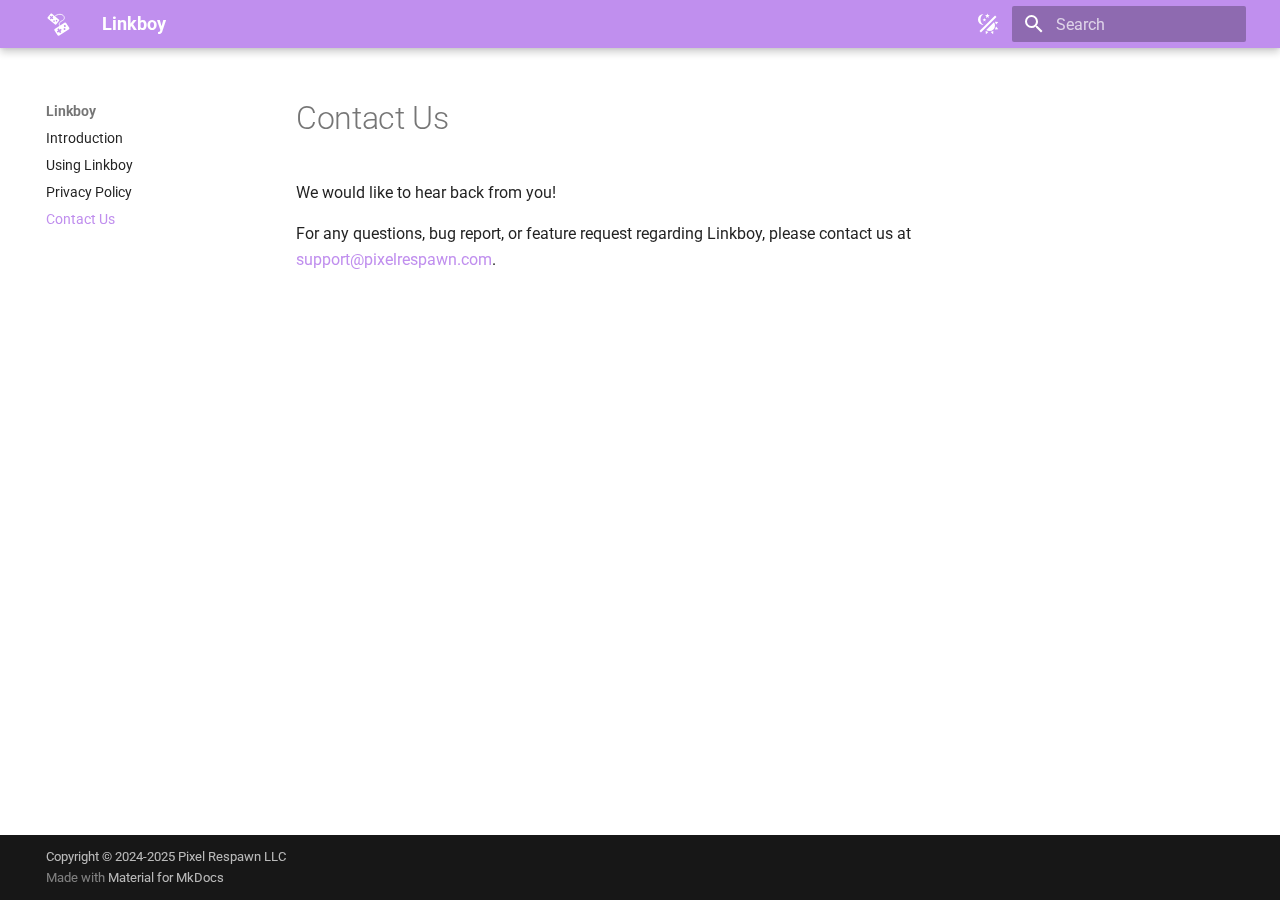
<file: contact/index.html>
<!doctype html>
<html lang="en" class="no-js">
  <head>
    
      <meta charset="utf-8">
      <meta name="viewport" content="width=device-width,initial-scale=1">
      
      
      
        <link rel="canonical" href="https://www.pixelrespawn.com/contact/">
      
      
        <link rel="prev" href="../privacy-policy/">
      
      
      
        
      
      
      <link rel="icon" href="../assets/favicon.png">
      <meta name="generator" content="mkdocs-1.6.1, mkdocs-material-9.7.1">
    
    
      
        <title>Contact Us - Linkboy</title>
      
    
    
      <link rel="stylesheet" href="../assets/stylesheets/main.484c7ddc.min.css">
      
        
        <link rel="stylesheet" href="../assets/stylesheets/palette.ab4e12ef.min.css">
      
      


    
    
      
    
    
      
        
        
        <link rel="preconnect" href="https://fonts.gstatic.com" crossorigin>
        <link rel="stylesheet" href="https://fonts.googleapis.com/css?family=Roboto:300,300i,400,400i,700,700i%7CRoboto+Mono:400,400i,700,700i&display=fallback">
        <style>:root{--md-text-font:"Roboto";--md-code-font:"Roboto Mono"}</style>
      
    
    
      <link rel="stylesheet" href="../stylesheets/extra.css">
    
    <script>__md_scope=new URL("..",location),__md_hash=e=>[...e].reduce(((e,_)=>(e<<5)-e+_.charCodeAt(0)),0),__md_get=(e,_=localStorage,t=__md_scope)=>JSON.parse(_.getItem(t.pathname+"."+e)),__md_set=(e,_,t=localStorage,a=__md_scope)=>{try{t.setItem(a.pathname+"."+e,JSON.stringify(_))}catch(e){}}</script>
    
      

    
    
  </head>
  
  
    
    
      
    
    
    
    
    <body dir="ltr" data-md-color-scheme="default" data-md-color-primary="indigo" data-md-color-accent="indigo">
  
    
    <input class="md-toggle" data-md-toggle="drawer" type="checkbox" id="__drawer" autocomplete="off">
    <input class="md-toggle" data-md-toggle="search" type="checkbox" id="__search" autocomplete="off">
    <label class="md-overlay" for="__drawer"></label>
    <div data-md-component="skip">
      
        
        <a href="#contact-us" class="md-skip">
          Skip to content
        </a>
      
    </div>
    <div data-md-component="announce">
      
    </div>
    
    
      

  

<header class="md-header md-header--shadow" data-md-component="header">
  <nav class="md-header__inner md-grid" aria-label="Header">
    <a href=".." title="Linkboy" class="md-header__button md-logo" aria-label="Linkboy" data-md-component="logo">
      
  <img src="../images/linkboy-icon.svg" alt="logo">

    </a>
    <label class="md-header__button md-icon" for="__drawer">
      
      <svg xmlns="http://www.w3.org/2000/svg" viewBox="0 0 24 24"><path d="M3 6h18v2H3zm0 5h18v2H3zm0 5h18v2H3z"/></svg>
    </label>
    <div class="md-header__title" data-md-component="header-title">
      <div class="md-header__ellipsis">
        <div class="md-header__topic">
          <span class="md-ellipsis">
            Linkboy
          </span>
        </div>
        <div class="md-header__topic" data-md-component="header-topic">
          <span class="md-ellipsis">
            
              Contact Us
            
          </span>
        </div>
      </div>
    </div>
    
      
        <form class="md-header__option" data-md-component="palette">
  
    
    
    
    <input class="md-option" data-md-color-media="(prefers-color-scheme)" data-md-color-scheme="default" data-md-color-primary="indigo" data-md-color-accent="indigo"  aria-label="Switch to light mode"  type="radio" name="__palette" id="__palette_0">
    
      <label class="md-header__button md-icon" title="Switch to light mode" for="__palette_1" hidden>
        <svg xmlns="http://www.w3.org/2000/svg" viewBox="0 0 24 24"><path d="M7.5 2c-1.79 1.15-3 3.18-3 5.5s1.21 4.35 3.03 5.5C4.46 13 2 10.54 2 7.5A5.5 5.5 0 0 1 7.5 2m11.57 1.5 1.43 1.43L4.93 20.5 3.5 19.07zm-6.18 2.43L11.41 5 9.97 6l.42-1.7L9 3.24l1.75-.12.58-1.65L12 3.1l1.73.03-1.35 1.13zm-3.3 3.61-1.16-.73-1.12.78.34-1.32-1.09-.83 1.36-.09.45-1.29.51 1.27 1.36.03-1.05.87zM19 13.5a5.5 5.5 0 0 1-5.5 5.5c-1.22 0-2.35-.4-3.26-1.07l7.69-7.69c.67.91 1.07 2.04 1.07 3.26m-4.4 6.58 2.77-1.15-.24 3.35zm4.33-2.7 1.15-2.77 2.2 2.54zm1.15-4.96-1.14-2.78 3.34.24zM9.63 18.93l2.77 1.15-2.53 2.19z"/></svg>
      </label>
    
  
    
    
    
    <input class="md-option" data-md-color-media="(prefers-color-scheme: light)" data-md-color-scheme="default" data-md-color-primary="custom" data-md-color-accent="custom"  aria-label="Switch to dark mode"  type="radio" name="__palette" id="__palette_1">
    
      <label class="md-header__button md-icon" title="Switch to dark mode" for="__palette_2" hidden>
        <svg xmlns="http://www.w3.org/2000/svg" viewBox="0 0 24 24"><path d="m3.55 19.09 1.41 1.41 1.8-1.79-1.42-1.42M12 6c-3.31 0-6 2.69-6 6s2.69 6 6 6 6-2.69 6-6c0-3.32-2.69-6-6-6m8 7h3v-2h-3m-2.76 7.71 1.8 1.79 1.41-1.41-1.79-1.8M20.45 5l-1.41-1.4-1.8 1.79 1.42 1.42M13 1h-2v3h2M6.76 5.39 4.96 3.6 3.55 5l1.79 1.81zM1 13h3v-2H1m12 9h-2v3h2"/></svg>
      </label>
    
  
    
    
    
    <input class="md-option" data-md-color-media="(prefers-color-scheme: dark)" data-md-color-scheme="slate" data-md-color-primary="custom" data-md-color-accent="custom"  aria-label="Switch to system preference"  type="radio" name="__palette" id="__palette_2">
    
      <label class="md-header__button md-icon" title="Switch to system preference" for="__palette_0" hidden>
        <svg xmlns="http://www.w3.org/2000/svg" viewBox="0 0 24 24"><path d="M9 2c-1.05 0-2.05.16-3 .46 4.06 1.27 7 5.04 7 9.54s-2.94 8.27-7 9.54c.95.3 1.95.46 3 .46a10 10 0 0 0 10-10A10 10 0 0 0 9 2"/></svg>
      </label>
    
  
</form>
      
    
    
      <script>var palette=__md_get("__palette");if(palette&&palette.color){if("(prefers-color-scheme)"===palette.color.media){var media=matchMedia("(prefers-color-scheme: light)"),input=document.querySelector(media.matches?"[data-md-color-media='(prefers-color-scheme: light)']":"[data-md-color-media='(prefers-color-scheme: dark)']");palette.color.media=input.getAttribute("data-md-color-media"),palette.color.scheme=input.getAttribute("data-md-color-scheme"),palette.color.primary=input.getAttribute("data-md-color-primary"),palette.color.accent=input.getAttribute("data-md-color-accent")}for(var[key,value]of Object.entries(palette.color))document.body.setAttribute("data-md-color-"+key,value)}</script>
    
    
    
      
      
        <label class="md-header__button md-icon" for="__search">
          
          <svg xmlns="http://www.w3.org/2000/svg" viewBox="0 0 24 24"><path d="M9.5 3A6.5 6.5 0 0 1 16 9.5c0 1.61-.59 3.09-1.56 4.23l.27.27h.79l5 5-1.5 1.5-5-5v-.79l-.27-.27A6.52 6.52 0 0 1 9.5 16 6.5 6.5 0 0 1 3 9.5 6.5 6.5 0 0 1 9.5 3m0 2C7 5 5 7 5 9.5S7 14 9.5 14 14 12 14 9.5 12 5 9.5 5"/></svg>
        </label>
        <div class="md-search" data-md-component="search" role="dialog">
  <label class="md-search__overlay" for="__search"></label>
  <div class="md-search__inner" role="search">
    <form class="md-search__form" name="search">
      <input type="text" class="md-search__input" name="query" aria-label="Search" placeholder="Search" autocapitalize="off" autocorrect="off" autocomplete="off" spellcheck="false" data-md-component="search-query" required>
      <label class="md-search__icon md-icon" for="__search">
        
        <svg xmlns="http://www.w3.org/2000/svg" viewBox="0 0 24 24"><path d="M9.5 3A6.5 6.5 0 0 1 16 9.5c0 1.61-.59 3.09-1.56 4.23l.27.27h.79l5 5-1.5 1.5-5-5v-.79l-.27-.27A6.52 6.52 0 0 1 9.5 16 6.5 6.5 0 0 1 3 9.5 6.5 6.5 0 0 1 9.5 3m0 2C7 5 5 7 5 9.5S7 14 9.5 14 14 12 14 9.5 12 5 9.5 5"/></svg>
        
        <svg xmlns="http://www.w3.org/2000/svg" viewBox="0 0 24 24"><path d="M20 11v2H8l5.5 5.5-1.42 1.42L4.16 12l7.92-7.92L13.5 5.5 8 11z"/></svg>
      </label>
      <nav class="md-search__options" aria-label="Search">
        
        <button type="reset" class="md-search__icon md-icon" title="Clear" aria-label="Clear" tabindex="-1">
          
          <svg xmlns="http://www.w3.org/2000/svg" viewBox="0 0 24 24"><path d="M19 6.41 17.59 5 12 10.59 6.41 5 5 6.41 10.59 12 5 17.59 6.41 19 12 13.41 17.59 19 19 17.59 13.41 12z"/></svg>
        </button>
      </nav>
      
    </form>
    <div class="md-search__output">
      <div class="md-search__scrollwrap" tabindex="0" data-md-scrollfix>
        <div class="md-search-result" data-md-component="search-result">
          <div class="md-search-result__meta">
            Initializing search
          </div>
          <ol class="md-search-result__list" role="presentation"></ol>
        </div>
      </div>
    </div>
  </div>
</div>
      
    
    
  </nav>
  
</header>
    
    <div class="md-container" data-md-component="container">
      
      
        
          
        
      
      <main class="md-main" data-md-component="main">
        <div class="md-main__inner md-grid">
          
            
              
              <div class="md-sidebar md-sidebar--primary" data-md-component="sidebar" data-md-type="navigation" >
                <div class="md-sidebar__scrollwrap">
                  <div class="md-sidebar__inner">
                    



<nav class="md-nav md-nav--primary" aria-label="Navigation" data-md-level="0">
  <label class="md-nav__title" for="__drawer">
    <a href=".." title="Linkboy" class="md-nav__button md-logo" aria-label="Linkboy" data-md-component="logo">
      
  <img src="../images/linkboy-icon.svg" alt="logo">

    </a>
    Linkboy
  </label>
  
  <ul class="md-nav__list" data-md-scrollfix>
    
      
      
  
  
  
  
    <li class="md-nav__item">
      <a href=".." class="md-nav__link">
        
  
  
  <span class="md-ellipsis">
    
  
    Introduction
  

    
  </span>
  
  

      </a>
    </li>
  

    
      
      
  
  
  
  
    <li class="md-nav__item">
      <a href="../using-linkboy/" class="md-nav__link">
        
  
  
  <span class="md-ellipsis">
    
  
    Using Linkboy
  

    
  </span>
  
  

      </a>
    </li>
  

    
      
      
  
  
  
  
    <li class="md-nav__item">
      <a href="../privacy-policy/" class="md-nav__link">
        
  
  
  <span class="md-ellipsis">
    
  
    Privacy Policy
  

    
  </span>
  
  

      </a>
    </li>
  

    
      
      
  
  
    
  
  
  
    <li class="md-nav__item md-nav__item--active">
      
      <input class="md-nav__toggle md-toggle" type="checkbox" id="__toc">
      
      
        
      
      
      <a href="./" class="md-nav__link md-nav__link--active">
        
  
  
  <span class="md-ellipsis">
    
  
    Contact Us
  

    
  </span>
  
  

      </a>
      
    </li>
  

    
  </ul>
</nav>
                  </div>
                </div>
              </div>
            
            
              
              <div class="md-sidebar md-sidebar--secondary" data-md-component="sidebar" data-md-type="toc" >
                <div class="md-sidebar__scrollwrap">
                  <div class="md-sidebar__inner">
                    

<nav class="md-nav md-nav--secondary" aria-label="Table of contents">
  
  
  
    
  
  
</nav>
                  </div>
                </div>
              </div>
            
          
          
            <div class="md-content" data-md-component="content">
              
              <article class="md-content__inner md-typeset">
                
                  



<h1 id="contact-us">Contact Us</h1>
<p>We would like to hear back from you!</p>
<p>For any questions, bug report, or feature request regarding Linkboy, please contact us at <a href="&#109;&#97;&#105;&#108;&#116;&#111;&#58;&#115;&#117;&#112;&#112;&#111;&#114;&#116;&#64;&#112;&#105;&#120;&#101;&#108;&#114;&#101;&#115;&#112;&#97;&#119;&#110;&#46;&#99;&#111;&#109;">&#115;&#117;&#112;&#112;&#111;&#114;&#116;&#64;&#112;&#105;&#120;&#101;&#108;&#114;&#101;&#115;&#112;&#97;&#119;&#110;&#46;&#99;&#111;&#109;</a>.</p>












                
              </article>
            </div>
          
          
<script>var target=document.getElementById(location.hash.slice(1));target&&target.name&&(target.checked=target.name.startsWith("__tabbed_"))</script>
        </div>
        
      </main>
      
        <footer class="md-footer">
  
  <div class="md-footer-meta md-typeset">
    <div class="md-footer-meta__inner md-grid">
      <div class="md-copyright">
  
    <div class="md-copyright__highlight">
      Copyright &copy; 2024-2025 Pixel Respawn LLC
    </div>
  
  
    Made with
    <a href="https://squidfunk.github.io/mkdocs-material/" target="_blank" rel="noopener">
      Material for MkDocs
    </a>
  
</div>
      
    </div>
  </div>
</footer>
      
    </div>
    <div class="md-dialog" data-md-component="dialog">
      <div class="md-dialog__inner md-typeset"></div>
    </div>
    
    
    
      
      
      <script id="__config" type="application/json">{"annotate": null, "base": "..", "features": [], "search": "../assets/javascripts/workers/search.2c215733.min.js", "tags": null, "translations": {"clipboard.copied": "Copied to clipboard", "clipboard.copy": "Copy to clipboard", "search.result.more.one": "1 more on this page", "search.result.more.other": "# more on this page", "search.result.none": "No matching documents", "search.result.one": "1 matching document", "search.result.other": "# matching documents", "search.result.placeholder": "Type to start searching", "search.result.term.missing": "Missing", "select.version": "Select version"}, "version": null}</script>
    
    
      <script src="../assets/javascripts/bundle.79ae519e.min.js"></script>
      
    
  </body>
</html>
</file>
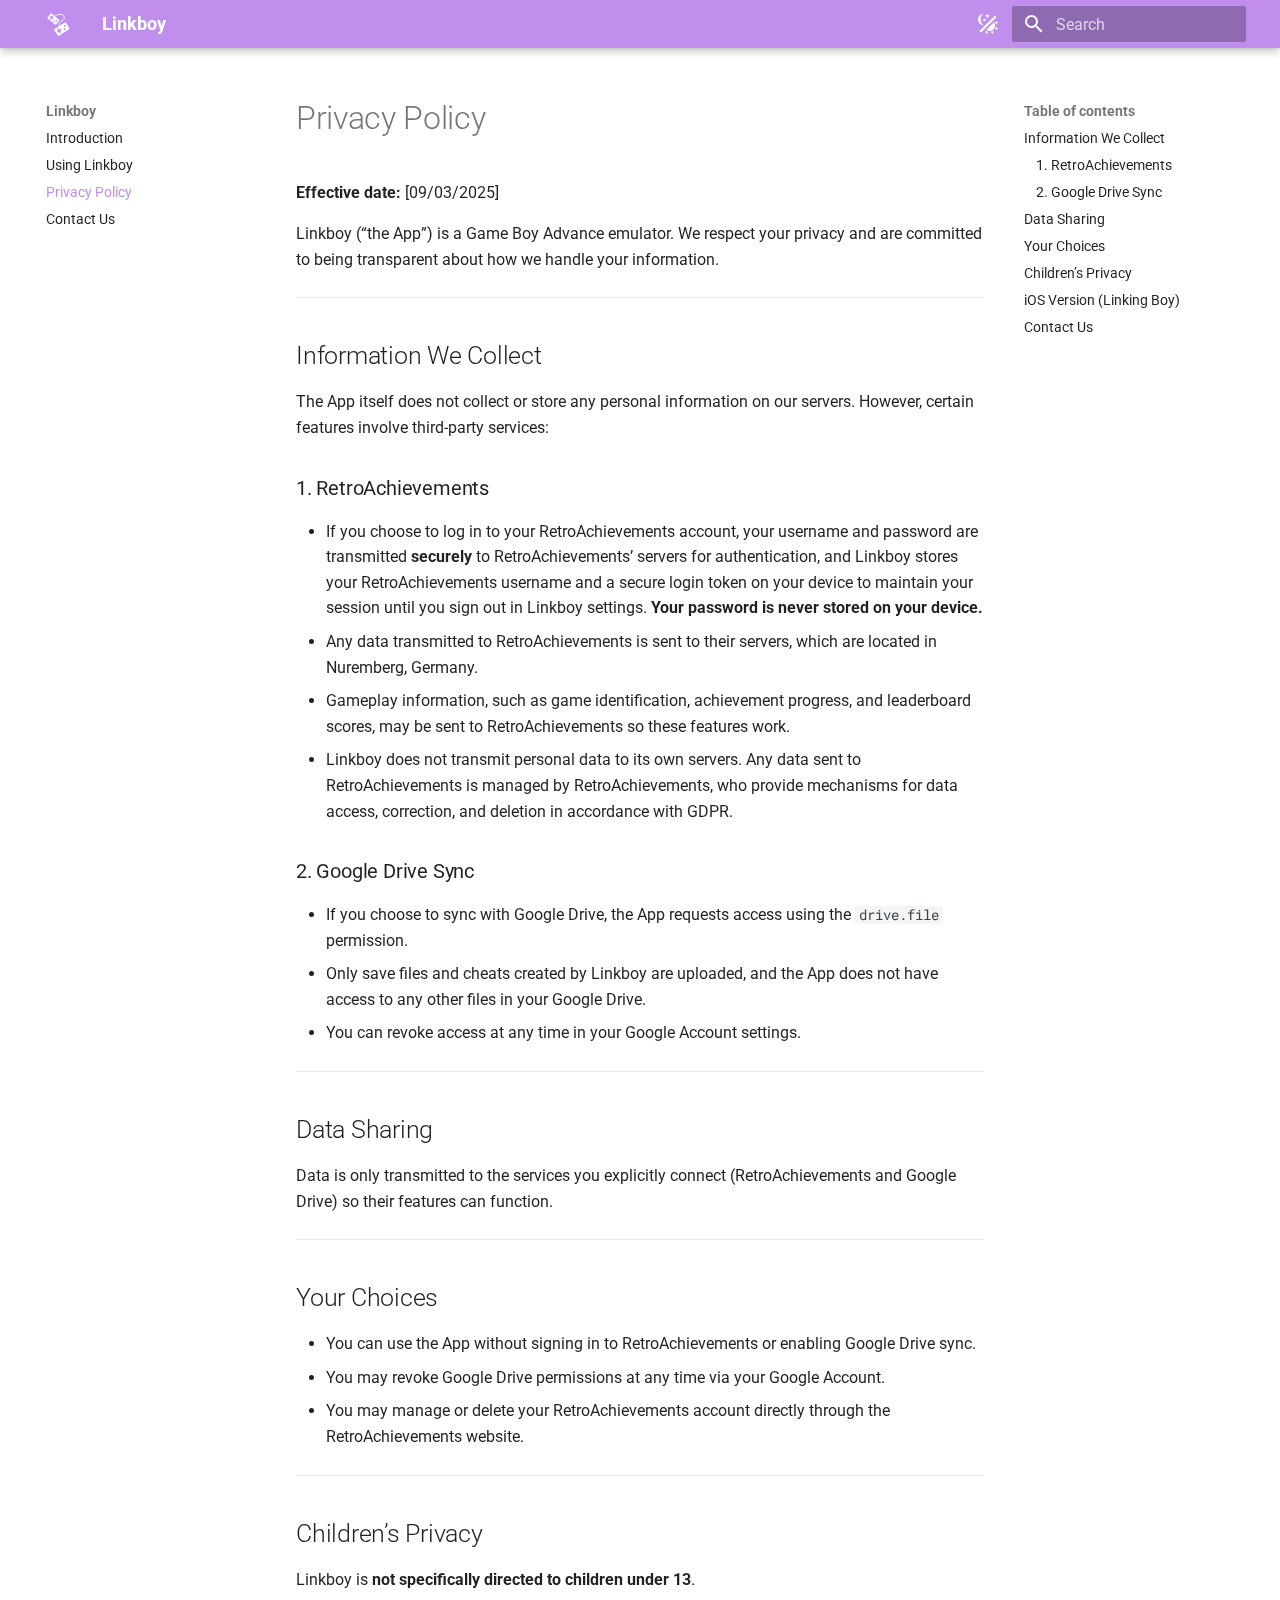
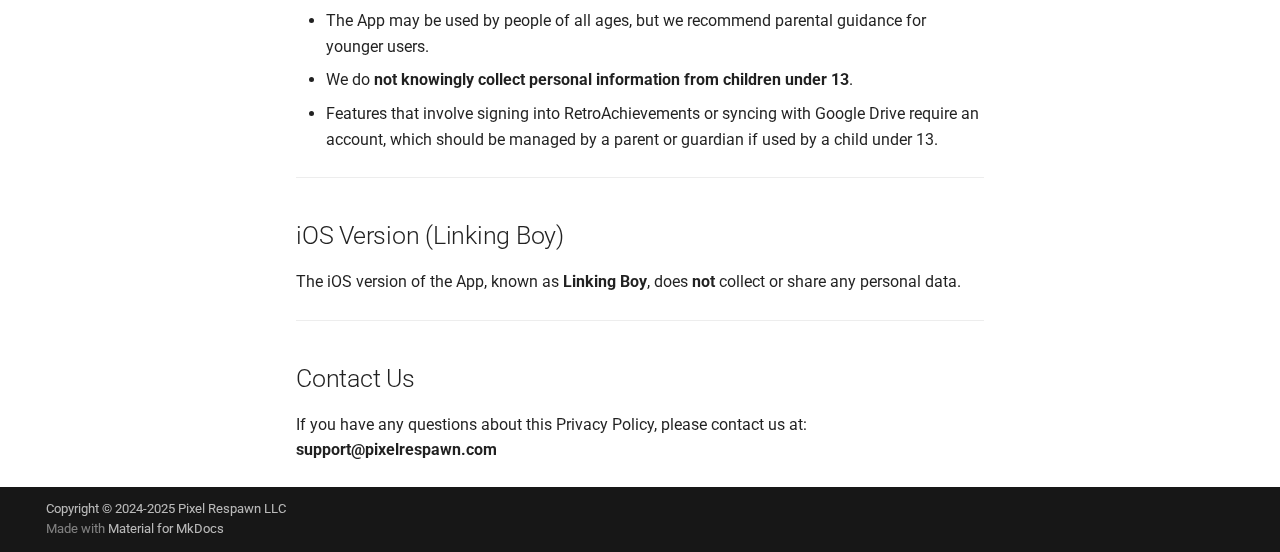
<file: privacy-policy/index.html>
<!doctype html>
<html lang="en" class="no-js">
  <head>
    
      <meta charset="utf-8">
      <meta name="viewport" content="width=device-width,initial-scale=1">
      
      
      
        <link rel="canonical" href="https://www.pixelrespawn.com/privacy-policy/">
      
      
        <link rel="prev" href="../using-linkboy/">
      
      
        <link rel="next" href="../contact/">
      
      
        
      
      
      <link rel="icon" href="../assets/favicon.png">
      <meta name="generator" content="mkdocs-1.6.1, mkdocs-material-9.7.1">
    
    
      
        <title>Privacy Policy - Linkboy</title>
      
    
    
      <link rel="stylesheet" href="../assets/stylesheets/main.484c7ddc.min.css">
      
        
        <link rel="stylesheet" href="../assets/stylesheets/palette.ab4e12ef.min.css">
      
      


    
    
      
    
    
      
        
        
        <link rel="preconnect" href="https://fonts.gstatic.com" crossorigin>
        <link rel="stylesheet" href="https://fonts.googleapis.com/css?family=Roboto:300,300i,400,400i,700,700i%7CRoboto+Mono:400,400i,700,700i&display=fallback">
        <style>:root{--md-text-font:"Roboto";--md-code-font:"Roboto Mono"}</style>
      
    
    
      <link rel="stylesheet" href="../stylesheets/extra.css">
    
    <script>__md_scope=new URL("..",location),__md_hash=e=>[...e].reduce(((e,_)=>(e<<5)-e+_.charCodeAt(0)),0),__md_get=(e,_=localStorage,t=__md_scope)=>JSON.parse(_.getItem(t.pathname+"."+e)),__md_set=(e,_,t=localStorage,a=__md_scope)=>{try{t.setItem(a.pathname+"."+e,JSON.stringify(_))}catch(e){}}</script>
    
      

    
    
  </head>
  
  
    
    
      
    
    
    
    
    <body dir="ltr" data-md-color-scheme="default" data-md-color-primary="indigo" data-md-color-accent="indigo">
  
    
    <input class="md-toggle" data-md-toggle="drawer" type="checkbox" id="__drawer" autocomplete="off">
    <input class="md-toggle" data-md-toggle="search" type="checkbox" id="__search" autocomplete="off">
    <label class="md-overlay" for="__drawer"></label>
    <div data-md-component="skip">
      
        
        <a href="#privacy-policy" class="md-skip">
          Skip to content
        </a>
      
    </div>
    <div data-md-component="announce">
      
    </div>
    
    
      

  

<header class="md-header md-header--shadow" data-md-component="header">
  <nav class="md-header__inner md-grid" aria-label="Header">
    <a href=".." title="Linkboy" class="md-header__button md-logo" aria-label="Linkboy" data-md-component="logo">
      
  <img src="../images/linkboy-icon.svg" alt="logo">

    </a>
    <label class="md-header__button md-icon" for="__drawer">
      
      <svg xmlns="http://www.w3.org/2000/svg" viewBox="0 0 24 24"><path d="M3 6h18v2H3zm0 5h18v2H3zm0 5h18v2H3z"/></svg>
    </label>
    <div class="md-header__title" data-md-component="header-title">
      <div class="md-header__ellipsis">
        <div class="md-header__topic">
          <span class="md-ellipsis">
            Linkboy
          </span>
        </div>
        <div class="md-header__topic" data-md-component="header-topic">
          <span class="md-ellipsis">
            
              Privacy Policy
            
          </span>
        </div>
      </div>
    </div>
    
      
        <form class="md-header__option" data-md-component="palette">
  
    
    
    
    <input class="md-option" data-md-color-media="(prefers-color-scheme)" data-md-color-scheme="default" data-md-color-primary="indigo" data-md-color-accent="indigo"  aria-label="Switch to light mode"  type="radio" name="__palette" id="__palette_0">
    
      <label class="md-header__button md-icon" title="Switch to light mode" for="__palette_1" hidden>
        <svg xmlns="http://www.w3.org/2000/svg" viewBox="0 0 24 24"><path d="M7.5 2c-1.79 1.15-3 3.18-3 5.5s1.21 4.35 3.03 5.5C4.46 13 2 10.54 2 7.5A5.5 5.5 0 0 1 7.5 2m11.57 1.5 1.43 1.43L4.93 20.5 3.5 19.07zm-6.18 2.43L11.41 5 9.97 6l.42-1.7L9 3.24l1.75-.12.58-1.65L12 3.1l1.73.03-1.35 1.13zm-3.3 3.61-1.16-.73-1.12.78.34-1.32-1.09-.83 1.36-.09.45-1.29.51 1.27 1.36.03-1.05.87zM19 13.5a5.5 5.5 0 0 1-5.5 5.5c-1.22 0-2.35-.4-3.26-1.07l7.69-7.69c.67.91 1.07 2.04 1.07 3.26m-4.4 6.58 2.77-1.15-.24 3.35zm4.33-2.7 1.15-2.77 2.2 2.54zm1.15-4.96-1.14-2.78 3.34.24zM9.63 18.93l2.77 1.15-2.53 2.19z"/></svg>
      </label>
    
  
    
    
    
    <input class="md-option" data-md-color-media="(prefers-color-scheme: light)" data-md-color-scheme="default" data-md-color-primary="custom" data-md-color-accent="custom"  aria-label="Switch to dark mode"  type="radio" name="__palette" id="__palette_1">
    
      <label class="md-header__button md-icon" title="Switch to dark mode" for="__palette_2" hidden>
        <svg xmlns="http://www.w3.org/2000/svg" viewBox="0 0 24 24"><path d="m3.55 19.09 1.41 1.41 1.8-1.79-1.42-1.42M12 6c-3.31 0-6 2.69-6 6s2.69 6 6 6 6-2.69 6-6c0-3.32-2.69-6-6-6m8 7h3v-2h-3m-2.76 7.71 1.8 1.79 1.41-1.41-1.79-1.8M20.45 5l-1.41-1.4-1.8 1.79 1.42 1.42M13 1h-2v3h2M6.76 5.39 4.96 3.6 3.55 5l1.79 1.81zM1 13h3v-2H1m12 9h-2v3h2"/></svg>
      </label>
    
  
    
    
    
    <input class="md-option" data-md-color-media="(prefers-color-scheme: dark)" data-md-color-scheme="slate" data-md-color-primary="custom" data-md-color-accent="custom"  aria-label="Switch to system preference"  type="radio" name="__palette" id="__palette_2">
    
      <label class="md-header__button md-icon" title="Switch to system preference" for="__palette_0" hidden>
        <svg xmlns="http://www.w3.org/2000/svg" viewBox="0 0 24 24"><path d="M9 2c-1.05 0-2.05.16-3 .46 4.06 1.27 7 5.04 7 9.54s-2.94 8.27-7 9.54c.95.3 1.95.46 3 .46a10 10 0 0 0 10-10A10 10 0 0 0 9 2"/></svg>
      </label>
    
  
</form>
      
    
    
      <script>var palette=__md_get("__palette");if(palette&&palette.color){if("(prefers-color-scheme)"===palette.color.media){var media=matchMedia("(prefers-color-scheme: light)"),input=document.querySelector(media.matches?"[data-md-color-media='(prefers-color-scheme: light)']":"[data-md-color-media='(prefers-color-scheme: dark)']");palette.color.media=input.getAttribute("data-md-color-media"),palette.color.scheme=input.getAttribute("data-md-color-scheme"),palette.color.primary=input.getAttribute("data-md-color-primary"),palette.color.accent=input.getAttribute("data-md-color-accent")}for(var[key,value]of Object.entries(palette.color))document.body.setAttribute("data-md-color-"+key,value)}</script>
    
    
    
      
      
        <label class="md-header__button md-icon" for="__search">
          
          <svg xmlns="http://www.w3.org/2000/svg" viewBox="0 0 24 24"><path d="M9.5 3A6.5 6.5 0 0 1 16 9.5c0 1.61-.59 3.09-1.56 4.23l.27.27h.79l5 5-1.5 1.5-5-5v-.79l-.27-.27A6.52 6.52 0 0 1 9.5 16 6.5 6.5 0 0 1 3 9.5 6.5 6.5 0 0 1 9.5 3m0 2C7 5 5 7 5 9.5S7 14 9.5 14 14 12 14 9.5 12 5 9.5 5"/></svg>
        </label>
        <div class="md-search" data-md-component="search" role="dialog">
  <label class="md-search__overlay" for="__search"></label>
  <div class="md-search__inner" role="search">
    <form class="md-search__form" name="search">
      <input type="text" class="md-search__input" name="query" aria-label="Search" placeholder="Search" autocapitalize="off" autocorrect="off" autocomplete="off" spellcheck="false" data-md-component="search-query" required>
      <label class="md-search__icon md-icon" for="__search">
        
        <svg xmlns="http://www.w3.org/2000/svg" viewBox="0 0 24 24"><path d="M9.5 3A6.5 6.5 0 0 1 16 9.5c0 1.61-.59 3.09-1.56 4.23l.27.27h.79l5 5-1.5 1.5-5-5v-.79l-.27-.27A6.52 6.52 0 0 1 9.5 16 6.5 6.5 0 0 1 3 9.5 6.5 6.5 0 0 1 9.5 3m0 2C7 5 5 7 5 9.5S7 14 9.5 14 14 12 14 9.5 12 5 9.5 5"/></svg>
        
        <svg xmlns="http://www.w3.org/2000/svg" viewBox="0 0 24 24"><path d="M20 11v2H8l5.5 5.5-1.42 1.42L4.16 12l7.92-7.92L13.5 5.5 8 11z"/></svg>
      </label>
      <nav class="md-search__options" aria-label="Search">
        
        <button type="reset" class="md-search__icon md-icon" title="Clear" aria-label="Clear" tabindex="-1">
          
          <svg xmlns="http://www.w3.org/2000/svg" viewBox="0 0 24 24"><path d="M19 6.41 17.59 5 12 10.59 6.41 5 5 6.41 10.59 12 5 17.59 6.41 19 12 13.41 17.59 19 19 17.59 13.41 12z"/></svg>
        </button>
      </nav>
      
    </form>
    <div class="md-search__output">
      <div class="md-search__scrollwrap" tabindex="0" data-md-scrollfix>
        <div class="md-search-result" data-md-component="search-result">
          <div class="md-search-result__meta">
            Initializing search
          </div>
          <ol class="md-search-result__list" role="presentation"></ol>
        </div>
      </div>
    </div>
  </div>
</div>
      
    
    
  </nav>
  
</header>
    
    <div class="md-container" data-md-component="container">
      
      
        
          
        
      
      <main class="md-main" data-md-component="main">
        <div class="md-main__inner md-grid">
          
            
              
              <div class="md-sidebar md-sidebar--primary" data-md-component="sidebar" data-md-type="navigation" >
                <div class="md-sidebar__scrollwrap">
                  <div class="md-sidebar__inner">
                    



<nav class="md-nav md-nav--primary" aria-label="Navigation" data-md-level="0">
  <label class="md-nav__title" for="__drawer">
    <a href=".." title="Linkboy" class="md-nav__button md-logo" aria-label="Linkboy" data-md-component="logo">
      
  <img src="../images/linkboy-icon.svg" alt="logo">

    </a>
    Linkboy
  </label>
  
  <ul class="md-nav__list" data-md-scrollfix>
    
      
      
  
  
  
  
    <li class="md-nav__item">
      <a href=".." class="md-nav__link">
        
  
  
  <span class="md-ellipsis">
    
  
    Introduction
  

    
  </span>
  
  

      </a>
    </li>
  

    
      
      
  
  
  
  
    <li class="md-nav__item">
      <a href="../using-linkboy/" class="md-nav__link">
        
  
  
  <span class="md-ellipsis">
    
  
    Using Linkboy
  

    
  </span>
  
  

      </a>
    </li>
  

    
      
      
  
  
    
  
  
  
    <li class="md-nav__item md-nav__item--active">
      
      <input class="md-nav__toggle md-toggle" type="checkbox" id="__toc">
      
      
        
      
      
        <label class="md-nav__link md-nav__link--active" for="__toc">
          
  
  
  <span class="md-ellipsis">
    
  
    Privacy Policy
  

    
  </span>
  
  

          <span class="md-nav__icon md-icon"></span>
        </label>
      
      <a href="./" class="md-nav__link md-nav__link--active">
        
  
  
  <span class="md-ellipsis">
    
  
    Privacy Policy
  

    
  </span>
  
  

      </a>
      
        

<nav class="md-nav md-nav--secondary" aria-label="Table of contents">
  
  
  
    
  
  
    <label class="md-nav__title" for="__toc">
      <span class="md-nav__icon md-icon"></span>
      Table of contents
    </label>
    <ul class="md-nav__list" data-md-component="toc" data-md-scrollfix>
      
        <li class="md-nav__item">
  <a href="#information-we-collect" class="md-nav__link">
    <span class="md-ellipsis">
      
        Information We Collect
      
    </span>
  </a>
  
    <nav class="md-nav" aria-label="Information We Collect">
      <ul class="md-nav__list">
        
          <li class="md-nav__item">
  <a href="#1-retroachievements" class="md-nav__link">
    <span class="md-ellipsis">
      
        1. RetroAchievements
      
    </span>
  </a>
  
</li>
        
          <li class="md-nav__item">
  <a href="#2-google-drive-sync" class="md-nav__link">
    <span class="md-ellipsis">
      
        2. Google Drive Sync
      
    </span>
  </a>
  
</li>
        
      </ul>
    </nav>
  
</li>
      
        <li class="md-nav__item">
  <a href="#data-sharing" class="md-nav__link">
    <span class="md-ellipsis">
      
        Data Sharing
      
    </span>
  </a>
  
</li>
      
        <li class="md-nav__item">
  <a href="#your-choices" class="md-nav__link">
    <span class="md-ellipsis">
      
        Your Choices
      
    </span>
  </a>
  
</li>
      
        <li class="md-nav__item">
  <a href="#childrens-privacy" class="md-nav__link">
    <span class="md-ellipsis">
      
        Children’s Privacy
      
    </span>
  </a>
  
</li>
      
        <li class="md-nav__item">
  <a href="#ios-version-linking-boy" class="md-nav__link">
    <span class="md-ellipsis">
      
        iOS Version (Linking Boy)
      
    </span>
  </a>
  
</li>
      
        <li class="md-nav__item">
  <a href="#contact-us" class="md-nav__link">
    <span class="md-ellipsis">
      
        Contact Us
      
    </span>
  </a>
  
</li>
      
    </ul>
  
</nav>
      
    </li>
  

    
      
      
  
  
  
  
    <li class="md-nav__item">
      <a href="../contact/" class="md-nav__link">
        
  
  
  <span class="md-ellipsis">
    
  
    Contact Us
  

    
  </span>
  
  

      </a>
    </li>
  

    
  </ul>
</nav>
                  </div>
                </div>
              </div>
            
            
              
              <div class="md-sidebar md-sidebar--secondary" data-md-component="sidebar" data-md-type="toc" >
                <div class="md-sidebar__scrollwrap">
                  <div class="md-sidebar__inner">
                    

<nav class="md-nav md-nav--secondary" aria-label="Table of contents">
  
  
  
    
  
  
    <label class="md-nav__title" for="__toc">
      <span class="md-nav__icon md-icon"></span>
      Table of contents
    </label>
    <ul class="md-nav__list" data-md-component="toc" data-md-scrollfix>
      
        <li class="md-nav__item">
  <a href="#information-we-collect" class="md-nav__link">
    <span class="md-ellipsis">
      
        Information We Collect
      
    </span>
  </a>
  
    <nav class="md-nav" aria-label="Information We Collect">
      <ul class="md-nav__list">
        
          <li class="md-nav__item">
  <a href="#1-retroachievements" class="md-nav__link">
    <span class="md-ellipsis">
      
        1. RetroAchievements
      
    </span>
  </a>
  
</li>
        
          <li class="md-nav__item">
  <a href="#2-google-drive-sync" class="md-nav__link">
    <span class="md-ellipsis">
      
        2. Google Drive Sync
      
    </span>
  </a>
  
</li>
        
      </ul>
    </nav>
  
</li>
      
        <li class="md-nav__item">
  <a href="#data-sharing" class="md-nav__link">
    <span class="md-ellipsis">
      
        Data Sharing
      
    </span>
  </a>
  
</li>
      
        <li class="md-nav__item">
  <a href="#your-choices" class="md-nav__link">
    <span class="md-ellipsis">
      
        Your Choices
      
    </span>
  </a>
  
</li>
      
        <li class="md-nav__item">
  <a href="#childrens-privacy" class="md-nav__link">
    <span class="md-ellipsis">
      
        Children’s Privacy
      
    </span>
  </a>
  
</li>
      
        <li class="md-nav__item">
  <a href="#ios-version-linking-boy" class="md-nav__link">
    <span class="md-ellipsis">
      
        iOS Version (Linking Boy)
      
    </span>
  </a>
  
</li>
      
        <li class="md-nav__item">
  <a href="#contact-us" class="md-nav__link">
    <span class="md-ellipsis">
      
        Contact Us
      
    </span>
  </a>
  
</li>
      
    </ul>
  
</nav>
                  </div>
                </div>
              </div>
            
          
          
            <div class="md-content" data-md-component="content">
              
              <article class="md-content__inner md-typeset">
                
                  



<h1 id="privacy-policy">Privacy Policy</h1>
<p><strong>Effective date:</strong> [09/03/2025]</p>
<p>Linkboy (“the App”) is a Game Boy Advance emulator. We respect your privacy and are committed to being transparent about how we handle your information.</p>
<hr />
<h2 id="information-we-collect">Information We Collect</h2>
<p>The App itself does not collect or store any personal information on our servers. However, certain features involve third-party services:</p>
<h3 id="1-retroachievements">1. RetroAchievements</h3>
<ul>
<li>If you choose to log in to your RetroAchievements account, your username and password are transmitted <strong>securely</strong> to RetroAchievements’ servers for authentication, and Linkboy stores your RetroAchievements username and a secure login token on your device to maintain your session until you sign out in Linkboy settings. <strong>Your password is never stored on your device.</strong></li>
<li>Any data transmitted to RetroAchievements is sent to their servers, which are located in Nuremberg, Germany.</li>
<li>Gameplay information, such as game identification, achievement progress, and leaderboard scores, may be sent to RetroAchievements so these features work.</li>
<li>Linkboy does not transmit personal data to its own servers. Any data sent to RetroAchievements is managed by RetroAchievements, who provide mechanisms for data access, correction, and deletion in accordance with GDPR.</li>
</ul>
<h3 id="2-google-drive-sync">2. Google Drive Sync</h3>
<ul>
<li>If you choose to sync with Google Drive, the App requests access using the <code>drive.file</code> permission.</li>
<li>Only save files and cheats created by Linkboy are uploaded, and the App does not have access to any other files in your Google Drive.</li>
<li>You can revoke access at any time in your Google Account settings.</li>
</ul>
<hr />
<h2 id="data-sharing">Data Sharing</h2>
<p>Data is only transmitted to the services you explicitly connect (RetroAchievements and Google Drive) so their features can function.</p>
<hr />
<h2 id="your-choices">Your Choices</h2>
<ul>
<li>You can use the App without signing in to RetroAchievements or enabling Google Drive sync.</li>
<li>You may revoke Google Drive permissions at any time via your Google Account.</li>
<li>You may manage or delete your RetroAchievements account directly through the RetroAchievements website.</li>
</ul>
<hr />
<h2 id="childrens-privacy">Children’s Privacy</h2>
<p>Linkboy is <strong>not specifically directed to children under 13</strong>.</p>
<ul>
<li>The App may be used by people of all ages, but we recommend parental guidance for younger users.</li>
<li>We do <strong>not knowingly collect personal information from children under 13</strong>.</li>
<li>Features that involve signing into RetroAchievements or syncing with Google Drive require an account, which should be managed by a parent or guardian if used by a child under 13.</li>
</ul>
<hr />
<h2 id="ios-version-linking-boy">iOS Version (Linking Boy)</h2>
<p>The iOS version of the App, known as <strong>Linking Boy</strong>, does <strong>not</strong> collect or share any personal data.</p>
<hr />
<h2 id="contact-us">Contact Us</h2>
<p>If you have any questions about this Privacy Policy, please contact us at:<br />
<strong>support@pixelrespawn.com</strong></p>












                
              </article>
            </div>
          
          
<script>var target=document.getElementById(location.hash.slice(1));target&&target.name&&(target.checked=target.name.startsWith("__tabbed_"))</script>
        </div>
        
      </main>
      
        <footer class="md-footer">
  
  <div class="md-footer-meta md-typeset">
    <div class="md-footer-meta__inner md-grid">
      <div class="md-copyright">
  
    <div class="md-copyright__highlight">
      Copyright &copy; 2024-2025 Pixel Respawn LLC
    </div>
  
  
    Made with
    <a href="https://squidfunk.github.io/mkdocs-material/" target="_blank" rel="noopener">
      Material for MkDocs
    </a>
  
</div>
      
    </div>
  </div>
</footer>
      
    </div>
    <div class="md-dialog" data-md-component="dialog">
      <div class="md-dialog__inner md-typeset"></div>
    </div>
    
    
    
      
      
      <script id="__config" type="application/json">{"annotate": null, "base": "..", "features": [], "search": "../assets/javascripts/workers/search.2c215733.min.js", "tags": null, "translations": {"clipboard.copied": "Copied to clipboard", "clipboard.copy": "Copy to clipboard", "search.result.more.one": "1 more on this page", "search.result.more.other": "# more on this page", "search.result.none": "No matching documents", "search.result.one": "1 matching document", "search.result.other": "# matching documents", "search.result.placeholder": "Type to start searching", "search.result.term.missing": "Missing", "select.version": "Select version"}, "version": null}</script>
    
    
      <script src="../assets/javascripts/bundle.79ae519e.min.js"></script>
      
    
  </body>
</html>
</file>
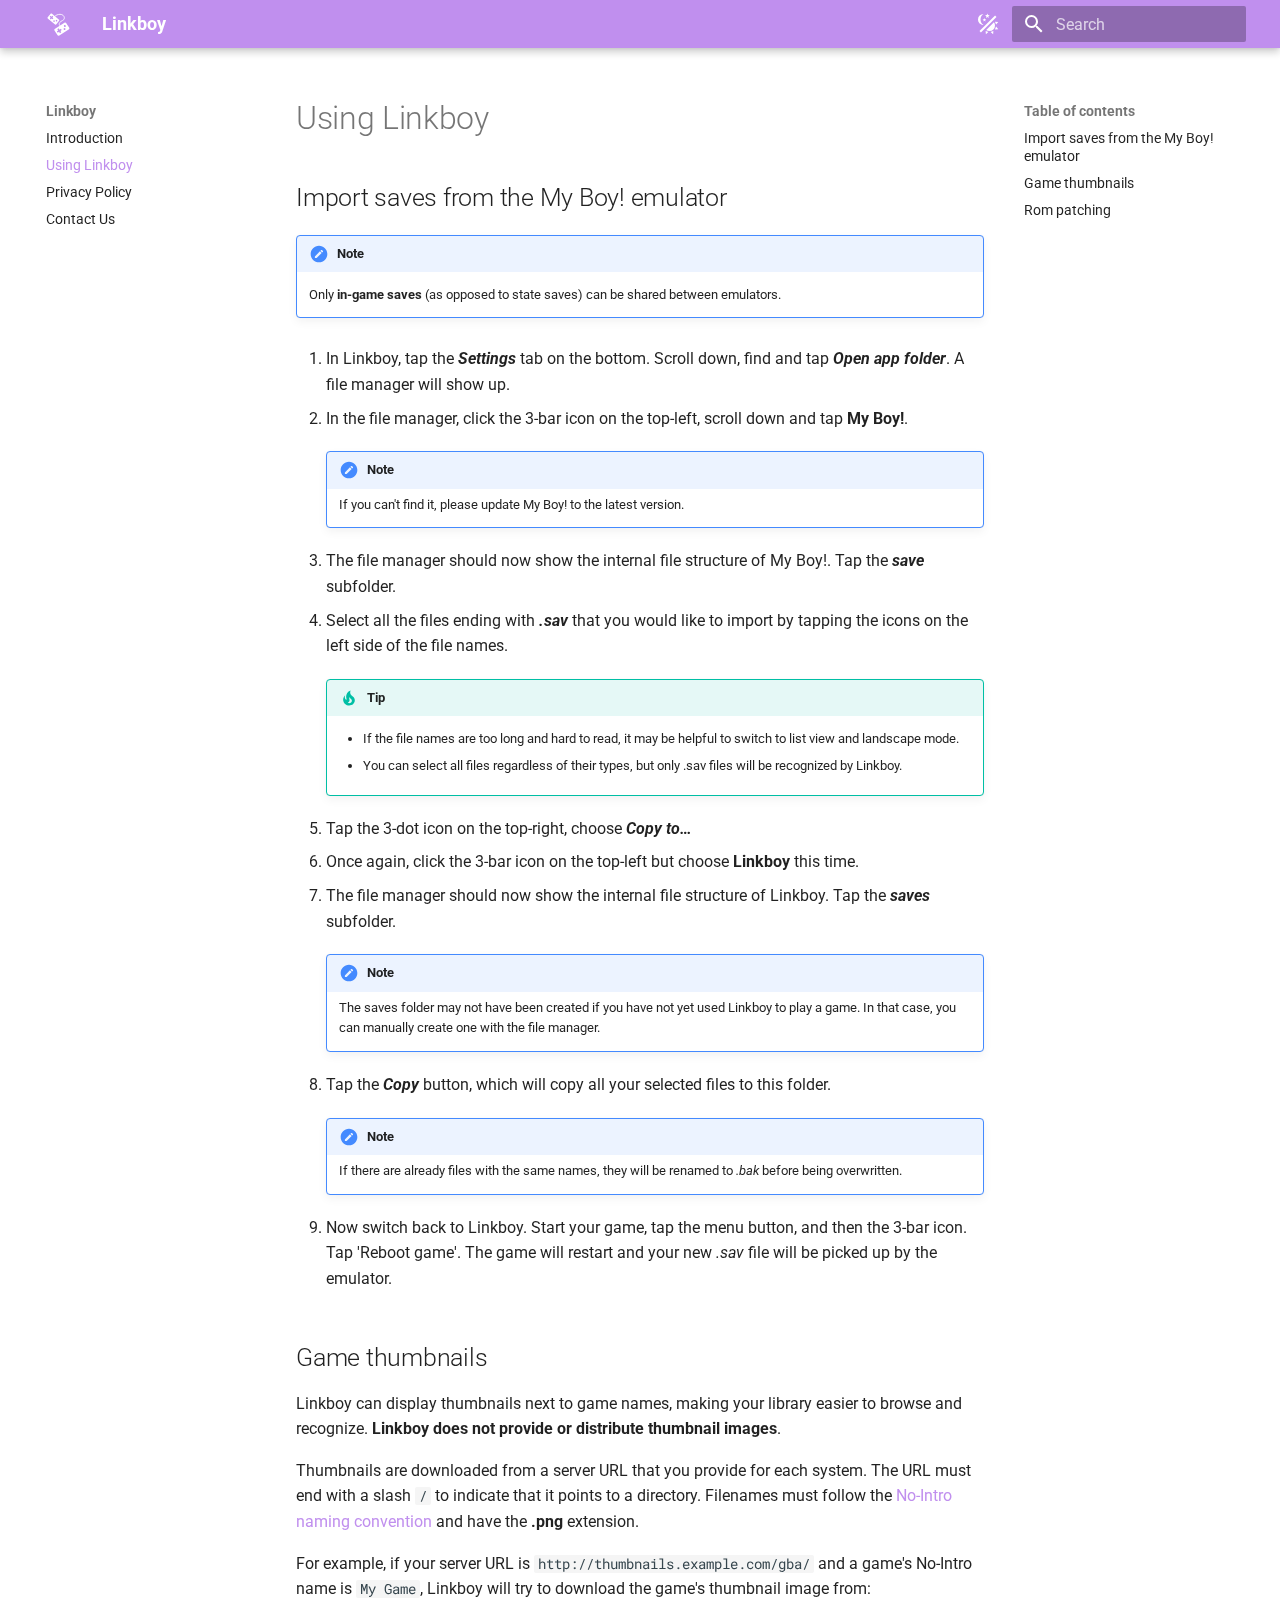
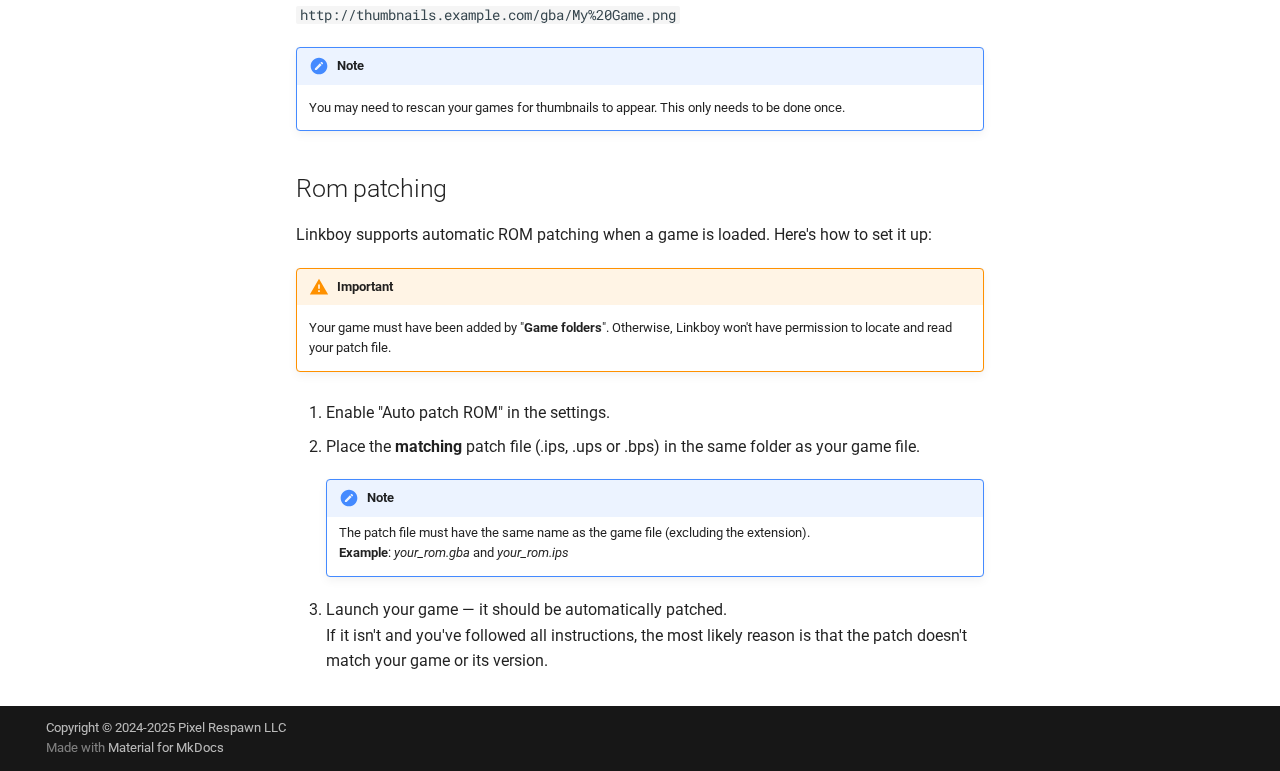
<file: using-linkboy/index.html>
<!doctype html>
<html lang="en" class="no-js">
  <head>
    
      <meta charset="utf-8">
      <meta name="viewport" content="width=device-width,initial-scale=1">
      
      
      
        <link rel="canonical" href="https://www.pixelrespawn.com/using-linkboy/">
      
      
        <link rel="prev" href="..">
      
      
        <link rel="next" href="../privacy-policy/">
      
      
        
      
      
      <link rel="icon" href="../assets/favicon.png">
      <meta name="generator" content="mkdocs-1.6.1, mkdocs-material-9.7.1">
    
    
      
        <title>Using Linkboy - Linkboy</title>
      
    
    
      <link rel="stylesheet" href="../assets/stylesheets/main.484c7ddc.min.css">
      
        
        <link rel="stylesheet" href="../assets/stylesheets/palette.ab4e12ef.min.css">
      
      


    
    
      
    
    
      
        
        
        <link rel="preconnect" href="https://fonts.gstatic.com" crossorigin>
        <link rel="stylesheet" href="https://fonts.googleapis.com/css?family=Roboto:300,300i,400,400i,700,700i%7CRoboto+Mono:400,400i,700,700i&display=fallback">
        <style>:root{--md-text-font:"Roboto";--md-code-font:"Roboto Mono"}</style>
      
    
    
      <link rel="stylesheet" href="../stylesheets/extra.css">
    
    <script>__md_scope=new URL("..",location),__md_hash=e=>[...e].reduce(((e,_)=>(e<<5)-e+_.charCodeAt(0)),0),__md_get=(e,_=localStorage,t=__md_scope)=>JSON.parse(_.getItem(t.pathname+"."+e)),__md_set=(e,_,t=localStorage,a=__md_scope)=>{try{t.setItem(a.pathname+"."+e,JSON.stringify(_))}catch(e){}}</script>
    
      

    
    
  </head>
  
  
    
    
      
    
    
    
    
    <body dir="ltr" data-md-color-scheme="default" data-md-color-primary="indigo" data-md-color-accent="indigo">
  
    
    <input class="md-toggle" data-md-toggle="drawer" type="checkbox" id="__drawer" autocomplete="off">
    <input class="md-toggle" data-md-toggle="search" type="checkbox" id="__search" autocomplete="off">
    <label class="md-overlay" for="__drawer"></label>
    <div data-md-component="skip">
      
        
        <a href="#using-linkboy" class="md-skip">
          Skip to content
        </a>
      
    </div>
    <div data-md-component="announce">
      
    </div>
    
    
      

  

<header class="md-header md-header--shadow" data-md-component="header">
  <nav class="md-header__inner md-grid" aria-label="Header">
    <a href=".." title="Linkboy" class="md-header__button md-logo" aria-label="Linkboy" data-md-component="logo">
      
  <img src="../images/linkboy-icon.svg" alt="logo">

    </a>
    <label class="md-header__button md-icon" for="__drawer">
      
      <svg xmlns="http://www.w3.org/2000/svg" viewBox="0 0 24 24"><path d="M3 6h18v2H3zm0 5h18v2H3zm0 5h18v2H3z"/></svg>
    </label>
    <div class="md-header__title" data-md-component="header-title">
      <div class="md-header__ellipsis">
        <div class="md-header__topic">
          <span class="md-ellipsis">
            Linkboy
          </span>
        </div>
        <div class="md-header__topic" data-md-component="header-topic">
          <span class="md-ellipsis">
            
              Using Linkboy
            
          </span>
        </div>
      </div>
    </div>
    
      
        <form class="md-header__option" data-md-component="palette">
  
    
    
    
    <input class="md-option" data-md-color-media="(prefers-color-scheme)" data-md-color-scheme="default" data-md-color-primary="indigo" data-md-color-accent="indigo"  aria-label="Switch to light mode"  type="radio" name="__palette" id="__palette_0">
    
      <label class="md-header__button md-icon" title="Switch to light mode" for="__palette_1" hidden>
        <svg xmlns="http://www.w3.org/2000/svg" viewBox="0 0 24 24"><path d="M7.5 2c-1.79 1.15-3 3.18-3 5.5s1.21 4.35 3.03 5.5C4.46 13 2 10.54 2 7.5A5.5 5.5 0 0 1 7.5 2m11.57 1.5 1.43 1.43L4.93 20.5 3.5 19.07zm-6.18 2.43L11.41 5 9.97 6l.42-1.7L9 3.24l1.75-.12.58-1.65L12 3.1l1.73.03-1.35 1.13zm-3.3 3.61-1.16-.73-1.12.78.34-1.32-1.09-.83 1.36-.09.45-1.29.51 1.27 1.36.03-1.05.87zM19 13.5a5.5 5.5 0 0 1-5.5 5.5c-1.22 0-2.35-.4-3.26-1.07l7.69-7.69c.67.91 1.07 2.04 1.07 3.26m-4.4 6.58 2.77-1.15-.24 3.35zm4.33-2.7 1.15-2.77 2.2 2.54zm1.15-4.96-1.14-2.78 3.34.24zM9.63 18.93l2.77 1.15-2.53 2.19z"/></svg>
      </label>
    
  
    
    
    
    <input class="md-option" data-md-color-media="(prefers-color-scheme: light)" data-md-color-scheme="default" data-md-color-primary="custom" data-md-color-accent="custom"  aria-label="Switch to dark mode"  type="radio" name="__palette" id="__palette_1">
    
      <label class="md-header__button md-icon" title="Switch to dark mode" for="__palette_2" hidden>
        <svg xmlns="http://www.w3.org/2000/svg" viewBox="0 0 24 24"><path d="m3.55 19.09 1.41 1.41 1.8-1.79-1.42-1.42M12 6c-3.31 0-6 2.69-6 6s2.69 6 6 6 6-2.69 6-6c0-3.32-2.69-6-6-6m8 7h3v-2h-3m-2.76 7.71 1.8 1.79 1.41-1.41-1.79-1.8M20.45 5l-1.41-1.4-1.8 1.79 1.42 1.42M13 1h-2v3h2M6.76 5.39 4.96 3.6 3.55 5l1.79 1.81zM1 13h3v-2H1m12 9h-2v3h2"/></svg>
      </label>
    
  
    
    
    
    <input class="md-option" data-md-color-media="(prefers-color-scheme: dark)" data-md-color-scheme="slate" data-md-color-primary="custom" data-md-color-accent="custom"  aria-label="Switch to system preference"  type="radio" name="__palette" id="__palette_2">
    
      <label class="md-header__button md-icon" title="Switch to system preference" for="__palette_0" hidden>
        <svg xmlns="http://www.w3.org/2000/svg" viewBox="0 0 24 24"><path d="M9 2c-1.05 0-2.05.16-3 .46 4.06 1.27 7 5.04 7 9.54s-2.94 8.27-7 9.54c.95.3 1.95.46 3 .46a10 10 0 0 0 10-10A10 10 0 0 0 9 2"/></svg>
      </label>
    
  
</form>
      
    
    
      <script>var palette=__md_get("__palette");if(palette&&palette.color){if("(prefers-color-scheme)"===palette.color.media){var media=matchMedia("(prefers-color-scheme: light)"),input=document.querySelector(media.matches?"[data-md-color-media='(prefers-color-scheme: light)']":"[data-md-color-media='(prefers-color-scheme: dark)']");palette.color.media=input.getAttribute("data-md-color-media"),palette.color.scheme=input.getAttribute("data-md-color-scheme"),palette.color.primary=input.getAttribute("data-md-color-primary"),palette.color.accent=input.getAttribute("data-md-color-accent")}for(var[key,value]of Object.entries(palette.color))document.body.setAttribute("data-md-color-"+key,value)}</script>
    
    
    
      
      
        <label class="md-header__button md-icon" for="__search">
          
          <svg xmlns="http://www.w3.org/2000/svg" viewBox="0 0 24 24"><path d="M9.5 3A6.5 6.5 0 0 1 16 9.5c0 1.61-.59 3.09-1.56 4.23l.27.27h.79l5 5-1.5 1.5-5-5v-.79l-.27-.27A6.52 6.52 0 0 1 9.5 16 6.5 6.5 0 0 1 3 9.5 6.5 6.5 0 0 1 9.5 3m0 2C7 5 5 7 5 9.5S7 14 9.5 14 14 12 14 9.5 12 5 9.5 5"/></svg>
        </label>
        <div class="md-search" data-md-component="search" role="dialog">
  <label class="md-search__overlay" for="__search"></label>
  <div class="md-search__inner" role="search">
    <form class="md-search__form" name="search">
      <input type="text" class="md-search__input" name="query" aria-label="Search" placeholder="Search" autocapitalize="off" autocorrect="off" autocomplete="off" spellcheck="false" data-md-component="search-query" required>
      <label class="md-search__icon md-icon" for="__search">
        
        <svg xmlns="http://www.w3.org/2000/svg" viewBox="0 0 24 24"><path d="M9.5 3A6.5 6.5 0 0 1 16 9.5c0 1.61-.59 3.09-1.56 4.23l.27.27h.79l5 5-1.5 1.5-5-5v-.79l-.27-.27A6.52 6.52 0 0 1 9.5 16 6.5 6.5 0 0 1 3 9.5 6.5 6.5 0 0 1 9.5 3m0 2C7 5 5 7 5 9.5S7 14 9.5 14 14 12 14 9.5 12 5 9.5 5"/></svg>
        
        <svg xmlns="http://www.w3.org/2000/svg" viewBox="0 0 24 24"><path d="M20 11v2H8l5.5 5.5-1.42 1.42L4.16 12l7.92-7.92L13.5 5.5 8 11z"/></svg>
      </label>
      <nav class="md-search__options" aria-label="Search">
        
        <button type="reset" class="md-search__icon md-icon" title="Clear" aria-label="Clear" tabindex="-1">
          
          <svg xmlns="http://www.w3.org/2000/svg" viewBox="0 0 24 24"><path d="M19 6.41 17.59 5 12 10.59 6.41 5 5 6.41 10.59 12 5 17.59 6.41 19 12 13.41 17.59 19 19 17.59 13.41 12z"/></svg>
        </button>
      </nav>
      
    </form>
    <div class="md-search__output">
      <div class="md-search__scrollwrap" tabindex="0" data-md-scrollfix>
        <div class="md-search-result" data-md-component="search-result">
          <div class="md-search-result__meta">
            Initializing search
          </div>
          <ol class="md-search-result__list" role="presentation"></ol>
        </div>
      </div>
    </div>
  </div>
</div>
      
    
    
  </nav>
  
</header>
    
    <div class="md-container" data-md-component="container">
      
      
        
          
        
      
      <main class="md-main" data-md-component="main">
        <div class="md-main__inner md-grid">
          
            
              
              <div class="md-sidebar md-sidebar--primary" data-md-component="sidebar" data-md-type="navigation" >
                <div class="md-sidebar__scrollwrap">
                  <div class="md-sidebar__inner">
                    



<nav class="md-nav md-nav--primary" aria-label="Navigation" data-md-level="0">
  <label class="md-nav__title" for="__drawer">
    <a href=".." title="Linkboy" class="md-nav__button md-logo" aria-label="Linkboy" data-md-component="logo">
      
  <img src="../images/linkboy-icon.svg" alt="logo">

    </a>
    Linkboy
  </label>
  
  <ul class="md-nav__list" data-md-scrollfix>
    
      
      
  
  
  
  
    <li class="md-nav__item">
      <a href=".." class="md-nav__link">
        
  
  
  <span class="md-ellipsis">
    
  
    Introduction
  

    
  </span>
  
  

      </a>
    </li>
  

    
      
      
  
  
    
  
  
  
    <li class="md-nav__item md-nav__item--active">
      
      <input class="md-nav__toggle md-toggle" type="checkbox" id="__toc">
      
      
        
      
      
        <label class="md-nav__link md-nav__link--active" for="__toc">
          
  
  
  <span class="md-ellipsis">
    
  
    Using Linkboy
  

    
  </span>
  
  

          <span class="md-nav__icon md-icon"></span>
        </label>
      
      <a href="./" class="md-nav__link md-nav__link--active">
        
  
  
  <span class="md-ellipsis">
    
  
    Using Linkboy
  

    
  </span>
  
  

      </a>
      
        

<nav class="md-nav md-nav--secondary" aria-label="Table of contents">
  
  
  
    
  
  
    <label class="md-nav__title" for="__toc">
      <span class="md-nav__icon md-icon"></span>
      Table of contents
    </label>
    <ul class="md-nav__list" data-md-component="toc" data-md-scrollfix>
      
        <li class="md-nav__item">
  <a href="#import-saves" class="md-nav__link">
    <span class="md-ellipsis">
      
        Import saves from the My Boy! emulator
      
    </span>
  </a>
  
</li>
      
        <li class="md-nav__item">
  <a href="#game-thumbnails" class="md-nav__link">
    <span class="md-ellipsis">
      
        Game thumbnails
      
    </span>
  </a>
  
</li>
      
        <li class="md-nav__item">
  <a href="#rom-patching" class="md-nav__link">
    <span class="md-ellipsis">
      
        Rom patching
      
    </span>
  </a>
  
</li>
      
    </ul>
  
</nav>
      
    </li>
  

    
      
      
  
  
  
  
    <li class="md-nav__item">
      <a href="../privacy-policy/" class="md-nav__link">
        
  
  
  <span class="md-ellipsis">
    
  
    Privacy Policy
  

    
  </span>
  
  

      </a>
    </li>
  

    
      
      
  
  
  
  
    <li class="md-nav__item">
      <a href="../contact/" class="md-nav__link">
        
  
  
  <span class="md-ellipsis">
    
  
    Contact Us
  

    
  </span>
  
  

      </a>
    </li>
  

    
  </ul>
</nav>
                  </div>
                </div>
              </div>
            
            
              
              <div class="md-sidebar md-sidebar--secondary" data-md-component="sidebar" data-md-type="toc" >
                <div class="md-sidebar__scrollwrap">
                  <div class="md-sidebar__inner">
                    

<nav class="md-nav md-nav--secondary" aria-label="Table of contents">
  
  
  
    
  
  
    <label class="md-nav__title" for="__toc">
      <span class="md-nav__icon md-icon"></span>
      Table of contents
    </label>
    <ul class="md-nav__list" data-md-component="toc" data-md-scrollfix>
      
        <li class="md-nav__item">
  <a href="#import-saves" class="md-nav__link">
    <span class="md-ellipsis">
      
        Import saves from the My Boy! emulator
      
    </span>
  </a>
  
</li>
      
        <li class="md-nav__item">
  <a href="#game-thumbnails" class="md-nav__link">
    <span class="md-ellipsis">
      
        Game thumbnails
      
    </span>
  </a>
  
</li>
      
        <li class="md-nav__item">
  <a href="#rom-patching" class="md-nav__link">
    <span class="md-ellipsis">
      
        Rom patching
      
    </span>
  </a>
  
</li>
      
    </ul>
  
</nav>
                  </div>
                </div>
              </div>
            
          
          
            <div class="md-content" data-md-component="content">
              
              <article class="md-content__inner md-typeset">
                
                  



<h1 id="using-linkboy">Using Linkboy</h1>
<h2 id="import-saves">Import saves from the My Boy! emulator</h2>
<div class="admonition note">
<p class="admonition-title">Note</p>
<p>Only <strong>in-game saves</strong> (as opposed to state saves) can be shared between emulators.</p>
</div>
<ol>
<li>
<p>In Linkboy, tap the <strong><em>Settings</em></strong> tab on the bottom. Scroll down, find and tap <strong><em>Open app folder</em></strong>. A file manager will show up.</p>
</li>
<li>
<p>In the file manager, click the 3-bar icon on the top-left, scroll down and tap <strong>My Boy!</strong>.</p>
<div class="admonition note">
<p class="admonition-title">Note</p>
<p>If you can't find it, please update My Boy! to the latest version.</p>
</div>
</li>
<li>
<p>The file manager should now show the internal file structure of My Boy!. Tap the <strong><em>save</em></strong> subfolder.</p>
</li>
<li>
<p>Select all the files ending with <strong><em>.sav</em></strong> that you would like to import by tapping the icons on the left side of the file names.</p>
<div class="admonition tip">
<p class="admonition-title">Tip</p>
<ul>
<li>
<p>If the file names are too long and hard to read, it may be helpful to switch to list view and landscape mode.</p>
</li>
<li>
<p>You can select all files regardless of their types, but only .sav files will be recognized by Linkboy.</p>
</li>
</ul>
</div>
</li>
<li>
<p>Tap the 3-dot icon on the top-right, choose <strong><em>Copy to…</em></strong></p>
</li>
<li>
<p>Once again, click the 3-bar icon on the top-left but choose <strong>Linkboy</strong> this time.</p>
</li>
<li>
<p>The file manager should now show the internal file structure of Linkboy. Tap the <strong><em>saves</em></strong> subfolder.</p>
<div class="admonition note">
<p class="admonition-title">Note</p>
<p>The saves folder may not have been created if you have not yet used Linkboy to play a game. In that case, you can manually create one with the file manager.</p>
</div>
</li>
<li>
<p>Tap the <strong><em>Copy</em></strong> button, which will copy all your selected files to this folder.</p>
<div class="admonition note">
<p class="admonition-title">Note</p>
<p>If there are already files with the same names, they will be renamed to <em>.bak</em> before being overwritten.</p>
</div>
</li>
<li>
<p>Now switch back to Linkboy. Start your game, tap the menu button, and then the 3-bar icon. Tap 'Reboot game'. The game will restart and your new <em>.sav</em> file will be picked up by the emulator.</p>
</li>
</ol>
<h2 id="game-thumbnails">Game thumbnails</h2>
<p>Linkboy can display thumbnails next to game names, making your library easier to browse and recognize. <strong>Linkboy does not provide or distribute thumbnail images</strong>.</p>
<p>Thumbnails are downloaded from a server URL that you provide for each system. The URL must end with a slash <code>/</code> to indicate that it points to a directory. Filenames must follow the <a href="https://wiki.no-intro.org/index.php?title=Naming_Convention">No-Intro naming convention</a> and have the <strong>.png</strong> extension.</p>
<p>For example, if your server URL is <code>http://thumbnails.example.com/gba/</code> and a game's No-Intro name is <code>My Game</code>, Linkboy will try to download the game's thumbnail image from:<br />
<code>http://thumbnails.example.com/gba/My%20Game.png</code></p>
<div class="admonition note">
<p class="admonition-title">Note</p>
<p>You may need to rescan your games for thumbnails to appear. This only needs to be done once.</p>
</div>
<h2 id="rom-patching">Rom patching</h2>
<p>Linkboy supports automatic ROM patching when a game is loaded. Here's how to set it up:</p>
<div class="admonition warning">
<p class="admonition-title">Important</p>
<p>Your game must have been added by "<strong>Game folders</strong>". Otherwise, Linkboy won't have permission to locate and read your patch file.</p>
</div>
<ol>
<li>
<p>Enable "Auto patch ROM" in the settings.</p>
</li>
<li>
<p>Place the <strong>matching</strong> patch file (.ips, .ups or .bps) in the same folder as your game file.</p>
<div class="admonition note">
<p class="admonition-title">Note</p>
<p>The patch file must have the same name as the game file (excluding the extension).<br />
<strong>Example</strong>: <em>your_rom.gba</em> and <em>your_rom.ips</em></p>
</div>
</li>
<li>
<p>Launch your game — it should be automatically patched.<br />
If it isn't and you've followed all instructions, the most likely reason is that the patch doesn't match your game or its version.</p>
</li>
</ol>












                
              </article>
            </div>
          
          
<script>var target=document.getElementById(location.hash.slice(1));target&&target.name&&(target.checked=target.name.startsWith("__tabbed_"))</script>
        </div>
        
      </main>
      
        <footer class="md-footer">
  
  <div class="md-footer-meta md-typeset">
    <div class="md-footer-meta__inner md-grid">
      <div class="md-copyright">
  
    <div class="md-copyright__highlight">
      Copyright &copy; 2024-2025 Pixel Respawn LLC
    </div>
  
  
    Made with
    <a href="https://squidfunk.github.io/mkdocs-material/" target="_blank" rel="noopener">
      Material for MkDocs
    </a>
  
</div>
      
    </div>
  </div>
</footer>
      
    </div>
    <div class="md-dialog" data-md-component="dialog">
      <div class="md-dialog__inner md-typeset"></div>
    </div>
    
    
    
      
      
      <script id="__config" type="application/json">{"annotate": null, "base": "..", "features": [], "search": "../assets/javascripts/workers/search.2c215733.min.js", "tags": null, "translations": {"clipboard.copied": "Copied to clipboard", "clipboard.copy": "Copy to clipboard", "search.result.more.one": "1 more on this page", "search.result.more.other": "# more on this page", "search.result.none": "No matching documents", "search.result.one": "1 matching document", "search.result.other": "# matching documents", "search.result.placeholder": "Type to start searching", "search.result.term.missing": "Missing", "select.version": "Select version"}, "version": null}</script>
    
    
      <script src="../assets/javascripts/bundle.79ae519e.min.js"></script>
      
    
  </body>
</html>
</file>
<file: stylesheets/extra.css>
:root {
  --md-primary-fg-color: #C08FEE;
}
</file>
<file: assets/stylesheets/main.484c7ddc.min.css>
@charset "UTF-8";html{-webkit-text-size-adjust:none;-moz-text-size-adjust:none;text-size-adjust:none;box-sizing:border-box}*,:after,:before{box-sizing:inherit}@media (prefers-reduced-motion){*,:after,:before{transition:none!important}}body{margin:0}a,button,input,label{-webkit-tap-highlight-color:transparent}a{color:inherit;text-decoration:none}hr{border:0;box-sizing:initial;display:block;height:.05rem;overflow:visible;padding:0}small{font-size:80%}sub,sup{line-height:1em}img{border-style:none}table{border-collapse:initial;border-spacing:0}td,th{font-weight:400;vertical-align:top}button{background:#0000;border:0;font-family:inherit;font-size:inherit;margin:0;padding:0}input{border:0;outline:none}:root{--md-primary-fg-color:#4051b5;--md-primary-fg-color--light:#5d6cc0;--md-primary-fg-color--dark:#303fa1;--md-primary-bg-color:#fff;--md-primary-bg-color--light:#ffffffb3;--md-accent-fg-color:#526cfe;--md-accent-fg-color--transparent:#526cfe1a;--md-accent-bg-color:#fff;--md-accent-bg-color--light:#ffffffb3}[data-md-color-scheme=default]{color-scheme:light}[data-md-color-scheme=default] img[src$="#gh-dark-mode-only"],[data-md-color-scheme=default] img[src$="#only-dark"]{display:none}:root,[data-md-color-scheme=default]{--md-hue:225deg;--md-default-fg-color:#000000de;--md-default-fg-color--light:#0000008a;--md-default-fg-color--lighter:#00000052;--md-default-fg-color--lightest:#00000012;--md-default-bg-color:#fff;--md-default-bg-color--light:#ffffffb3;--md-default-bg-color--lighter:#ffffff4d;--md-default-bg-color--lightest:#ffffff1f;--md-code-fg-color:#36464e;--md-code-bg-color:#f5f5f5;--md-code-bg-color--light:#f5f5f5b3;--md-code-bg-color--lighter:#f5f5f54d;--md-code-hl-color:#4287ff;--md-code-hl-color--light:#4287ff1a;--md-code-hl-number-color:#d52a2a;--md-code-hl-special-color:#db1457;--md-code-hl-function-color:#a846b9;--md-code-hl-constant-color:#6e59d9;--md-code-hl-keyword-color:#3f6ec6;--md-code-hl-string-color:#1c7d4d;--md-code-hl-name-color:var(--md-code-fg-color);--md-code-hl-operator-color:var(--md-default-fg-color--light);--md-code-hl-punctuation-color:var(--md-default-fg-color--light);--md-code-hl-comment-color:var(--md-default-fg-color--light);--md-code-hl-generic-color:var(--md-default-fg-color--light);--md-code-hl-variable-color:var(--md-default-fg-color--light);--md-typeset-color:var(--md-default-fg-color);--md-typeset-a-color:var(--md-primary-fg-color);--md-typeset-del-color:#f5503d26;--md-typeset-ins-color:#0bd57026;--md-typeset-kbd-color:#fafafa;--md-typeset-kbd-accent-color:#fff;--md-typeset-kbd-border-color:#b8b8b8;--md-typeset-mark-color:#ffff0080;--md-typeset-table-color:#0000001f;--md-typeset-table-color--light:rgba(0,0,0,.035);--md-admonition-fg-color:var(--md-default-fg-color);--md-admonition-bg-color:var(--md-default-bg-color);--md-warning-fg-color:#000000de;--md-warning-bg-color:#ff9;--md-footer-fg-color:#fff;--md-footer-fg-color--light:#ffffffb3;--md-footer-fg-color--lighter:#ffffff73;--md-footer-bg-color:#000000de;--md-footer-bg-color--dark:#00000052;--md-shadow-z1:0 0.2rem 0.5rem #0000000d,0 0 0.05rem #0000001a;--md-shadow-z2:0 0.2rem 0.5rem #0000001a,0 0 0.05rem #00000040;--md-shadow-z3:0 0.2rem 0.5rem #0003,0 0 0.05rem #00000059}.md-icon svg{fill:currentcolor;display:block;height:1.2rem;width:1.2rem}body{-webkit-font-smoothing:antialiased;-moz-osx-font-smoothing:grayscale;--md-text-font-family:var(--md-text-font,_),-apple-system,BlinkMacSystemFont,Helvetica,Arial,sans-serif;--md-code-font-family:var(--md-code-font,_),SFMono-Regular,Consolas,Menlo,monospace}aside,body,input{font-feature-settings:"kern","liga";color:var(--md-typeset-color);font-family:var(--md-text-font-family)}code,kbd,pre{font-feature-settings:"kern";font-family:var(--md-code-font-family)}:root{--md-typeset-table-sort-icon:url('data:image/svg+xml;charset=utf-8,<svg xmlns="http://www.w3.org/2000/svg" viewBox="0 0 24 24"><path d="m18 21-4-4h3V7h-3l4-4 4 4h-3v10h3M2 19v-2h10v2M2 13v-2h7v2M2 7V5h4v2z"/></svg>');--md-typeset-table-sort-icon--asc:url('data:image/svg+xml;charset=utf-8,<svg xmlns="http://www.w3.org/2000/svg" viewBox="0 0 24 24"><path d="M19 17h3l-4 4-4-4h3V3h2M2 17h10v2H2M6 5v2H2V5m0 6h7v2H2z"/></svg>');--md-typeset-table-sort-icon--desc:url('data:image/svg+xml;charset=utf-8,<svg xmlns="http://www.w3.org/2000/svg" viewBox="0 0 24 24"><path d="M19 7h3l-4-4-4 4h3v14h2M2 17h10v2H2M6 5v2H2V5m0 6h7v2H2z"/></svg>')}.md-typeset{-webkit-print-color-adjust:exact;color-adjust:exact;font-size:.8rem;line-height:1.6;overflow-wrap:break-word}@media print{.md-typeset{font-size:.68rem}}.md-typeset blockquote,.md-typeset dl,.md-typeset figure,.md-typeset ol,.md-typeset pre,.md-typeset ul{margin-bottom:1em;margin-top:1em}.md-typeset h1{color:var(--md-default-fg-color--light);font-size:2em;line-height:1.3;margin:0 0 1.25em}.md-typeset h1,.md-typeset h2{font-weight:300;letter-spacing:-.01em}.md-typeset h2{font-size:1.5625em;line-height:1.4;margin:1.6em 0 .64em}.md-typeset h3{font-size:1.25em;font-weight:400;letter-spacing:-.01em;line-height:1.5;margin:1.6em 0 .8em}.md-typeset h2+h3{margin-top:.8em}.md-typeset h4{font-weight:700;letter-spacing:-.01em;margin:1em 0}.md-typeset h5,.md-typeset h6{color:var(--md-default-fg-color--light);font-size:.8em;font-weight:700;letter-spacing:-.01em;margin:1.25em 0}.md-typeset h5{text-transform:uppercase}.md-typeset h5 code{text-transform:none}.md-typeset hr{border-bottom:.05rem solid var(--md-default-fg-color--lightest);display:flow-root;margin:1.5em 0}.md-typeset a{color:var(--md-typeset-a-color);word-break:break-word}.md-typeset a,.md-typeset a:before{transition:color 125ms}.md-typeset a:focus,.md-typeset a:hover{color:var(--md-accent-fg-color)}.md-typeset a:focus code,.md-typeset a:hover code{background-color:var(--md-accent-fg-color--transparent);color:var(--md-accent-fg-color)}.md-typeset a code{color:var(--md-typeset-a-color)}.md-typeset a.focus-visible{outline-color:var(--md-accent-fg-color);outline-offset:.2rem}.md-typeset code,.md-typeset kbd,.md-typeset pre{color:var(--md-code-fg-color);direction:ltr;font-variant-ligatures:none;transition:background-color 125ms}@media print{.md-typeset code,.md-typeset kbd,.md-typeset pre{white-space:pre-wrap}}.md-typeset code{background-color:var(--md-code-bg-color);border-radius:.1rem;-webkit-box-decoration-break:clone;box-decoration-break:clone;font-size:.85em;padding:0 .2941176471em;transition:color 125ms,background-color 125ms;word-break:break-word}.md-typeset code:not(.focus-visible){-webkit-tap-highlight-color:transparent;outline:none}.md-typeset pre{display:flow-root;line-height:1.4;position:relative}.md-typeset pre>code{-webkit-box-decoration-break:slice;box-decoration-break:slice;box-shadow:none;display:block;margin:0;outline-color:var(--md-accent-fg-color);overflow:auto;padding:.7720588235em 1.1764705882em;scrollbar-color:var(--md-default-fg-color--lighter) #0000;scrollbar-width:thin;touch-action:auto;word-break:normal}.md-typeset pre>code:hover{scrollbar-color:var(--md-accent-fg-color) #0000}.md-typeset pre>code::-webkit-scrollbar{height:.2rem;width:.2rem}.md-typeset pre>code::-webkit-scrollbar-thumb{background-color:var(--md-default-fg-color--lighter)}.md-typeset pre>code::-webkit-scrollbar-thumb:hover{background-color:var(--md-accent-fg-color)}.md-typeset kbd{background-color:var(--md-typeset-kbd-color);border-radius:.1rem;box-shadow:0 .1rem 0 .05rem var(--md-typeset-kbd-border-color),0 .1rem 0 var(--md-typeset-kbd-border-color),0 -.1rem .2rem var(--md-typeset-kbd-accent-color) inset;color:var(--md-default-fg-color);display:inline-block;font-size:.75em;padding:0 .6666666667em;vertical-align:text-top;word-break:break-word}.md-typeset mark{background-color:var(--md-typeset-mark-color);-webkit-box-decoration-break:clone;box-decoration-break:clone;color:inherit;word-break:break-word}.md-typeset abbr{cursor:help;text-decoration:none}.md-typeset [data-preview],.md-typeset abbr{border-bottom:.05rem dotted var(--md-default-fg-color--light)}.md-typeset small{opacity:.75}[dir=ltr] .md-typeset sub,[dir=ltr] .md-typeset sup{margin-left:.078125em}[dir=rtl] .md-typeset sub,[dir=rtl] .md-typeset sup{margin-right:.078125em}[dir=ltr] .md-typeset blockquote{padding-left:.6rem}[dir=rtl] .md-typeset blockquote{padding-right:.6rem}[dir=ltr] .md-typeset blockquote{border-left:.2rem solid var(--md-default-fg-color--lighter)}[dir=rtl] .md-typeset blockquote{border-right:.2rem solid var(--md-default-fg-color--lighter)}.md-typeset blockquote{color:var(--md-default-fg-color--light);margin-left:0;margin-right:0}.md-typeset ul{list-style-type:disc}.md-typeset ul[type]{list-style-type:revert-layer}[dir=ltr] .md-typeset ol,[dir=ltr] .md-typeset ul{margin-left:.625em}[dir=rtl] .md-typeset ol,[dir=rtl] .md-typeset ul{margin-right:.625em}.md-typeset ol,.md-typeset ul{padding:0}.md-typeset ol:not([hidden]),.md-typeset ul:not([hidden]){display:flow-root}.md-typeset ol ol,.md-typeset ul ol{list-style-type:lower-alpha}.md-typeset ol ol ol,.md-typeset ul ol ol{list-style-type:lower-roman}.md-typeset ol ol ol ol,.md-typeset ul ol ol ol{list-style-type:upper-alpha}.md-typeset ol ol ol ol ol,.md-typeset ul ol ol ol ol{list-style-type:upper-roman}.md-typeset ol[type],.md-typeset ul[type]{list-style-type:revert-layer}[dir=ltr] .md-typeset ol li,[dir=ltr] .md-typeset ul li{margin-left:1.25em}[dir=rtl] .md-typeset ol li,[dir=rtl] .md-typeset ul li{margin-right:1.25em}.md-typeset ol li,.md-typeset ul li{margin-bottom:.5em}.md-typeset ol li blockquote,.md-typeset ol li p,.md-typeset ul li blockquote,.md-typeset ul li p{margin:.5em 0}.md-typeset ol li:last-child,.md-typeset ul li:last-child{margin-bottom:0}[dir=ltr] .md-typeset ol li ol,[dir=ltr] .md-typeset ol li ul,[dir=ltr] .md-typeset ul li ol,[dir=ltr] .md-typeset ul li ul{margin-left:.625em}[dir=rtl] .md-typeset ol li ol,[dir=rtl] .md-typeset ol li ul,[dir=rtl] .md-typeset ul li ol,[dir=rtl] .md-typeset ul li ul{margin-right:.625em}.md-typeset ol li ol,.md-typeset ol li ul,.md-typeset ul li ol,.md-typeset ul li ul{margin-bottom:.5em;margin-top:.5em}[dir=ltr] .md-typeset dd{margin-left:1.875em}[dir=rtl] .md-typeset dd{margin-right:1.875em}.md-typeset dd{margin-bottom:1.5em;margin-top:1em}.md-typeset img,.md-typeset svg,.md-typeset video{height:auto;max-width:100%}.md-typeset img[align=left]{margin:1em 1em 1em 0}.md-typeset img[align=right]{margin:1em 0 1em 1em}.md-typeset img[align]:only-child{margin-top:0}.md-typeset figure{display:flow-root;margin:1em auto;max-width:100%;text-align:center;width:fit-content}.md-typeset figure img{display:block;margin:0 auto}.md-typeset figcaption{font-style:italic;margin:1em auto;max-width:24rem}.md-typeset iframe{max-width:100%}.md-typeset table:not([class]){background-color:var(--md-default-bg-color);border:.05rem solid var(--md-typeset-table-color);border-radius:.1rem;display:inline-block;font-size:.64rem;max-width:100%;overflow:auto;touch-action:auto}@media print{.md-typeset table:not([class]){display:table}}.md-typeset table:not([class])+*{margin-top:1.5em}.md-typeset table:not([class]) td>:first-child,.md-typeset table:not([class]) th>:first-child{margin-top:0}.md-typeset table:not([class]) td>:last-child,.md-typeset table:not([class]) th>:last-child{margin-bottom:0}.md-typeset table:not([class]) td:not([align]),.md-typeset table:not([class]) th:not([align]){text-align:left}[dir=rtl] .md-typeset table:not([class]) td:not([align]),[dir=rtl] .md-typeset table:not([class]) th:not([align]){text-align:right}.md-typeset table:not([class]) th{font-weight:700;min-width:5rem;padding:.9375em 1.25em;vertical-align:top}.md-typeset table:not([class]) td{border-top:.05rem solid var(--md-typeset-table-color);padding:.9375em 1.25em;vertical-align:top}.md-typeset table:not([class]) tbody tr{transition:background-color 125ms}.md-typeset table:not([class]) tbody tr:hover{background-color:var(--md-typeset-table-color--light);box-shadow:0 .05rem 0 var(--md-default-bg-color) inset}.md-typeset table:not([class]) a{word-break:normal}.md-typeset table th[role=columnheader]{cursor:pointer}[dir=ltr] .md-typeset table th[role=columnheader]:after{margin-left:.5em}[dir=rtl] .md-typeset table th[role=columnheader]:after{margin-right:.5em}.md-typeset table th[role=columnheader]:after{content:"";display:inline-block;height:1.2em;-webkit-mask-image:var(--md-typeset-table-sort-icon);mask-image:var(--md-typeset-table-sort-icon);-webkit-mask-repeat:no-repeat;mask-repeat:no-repeat;-webkit-mask-size:contain;mask-size:contain;transition:background-color 125ms;vertical-align:text-bottom;width:1.2em}.md-typeset table th[role=columnheader]:hover:after{background-color:var(--md-default-fg-color--lighter)}.md-typeset table th[role=columnheader][aria-sort=ascending]:after{background-color:var(--md-default-fg-color--light);-webkit-mask-image:var(--md-typeset-table-sort-icon--asc);mask-image:var(--md-typeset-table-sort-icon--asc)}.md-typeset table th[role=columnheader][aria-sort=descending]:after{background-color:var(--md-default-fg-color--light);-webkit-mask-image:var(--md-typeset-table-sort-icon--desc);mask-image:var(--md-typeset-table-sort-icon--desc)}.md-typeset__scrollwrap{margin:1em -.8rem;overflow-x:auto;touch-action:auto}.md-typeset__table{display:inline-block;margin-bottom:.5em;padding:0 .8rem}@media print{.md-typeset__table{display:block}}html .md-typeset__table table{display:table;margin:0;overflow:hidden;width:100%}@media screen and (max-width:44.984375em){.md-content__inner>pre{margin:1em -.8rem}.md-content__inner>pre code{border-radius:0}}.md-typeset .md-author{border-radius:100%;display:block;flex-shrink:0;height:1.6rem;overflow:hidden;position:relative;transition:color 125ms,transform 125ms;width:1.6rem}.md-typeset .md-author img{display:block}.md-typeset .md-author--more{background:var(--md-default-fg-color--lightest);color:var(--md-default-fg-color--lighter);font-size:.6rem;font-weight:700;line-height:1.6rem;text-align:center}.md-typeset .md-author--long{height:2.4rem;width:2.4rem}.md-typeset a.md-author{transform:scale(1)}.md-typeset a.md-author img{border-radius:100%;filter:grayscale(100%) opacity(75%);transition:filter 125ms}.md-typeset a.md-author:focus,.md-typeset a.md-author:hover{transform:scale(1.1);z-index:1}.md-typeset a.md-author:focus img,.md-typeset a.md-author:hover img{filter:grayscale(0)}.md-banner{background-color:var(--md-footer-bg-color);color:var(--md-footer-fg-color);overflow:auto}@media print{.md-banner{display:none}}.md-banner--warning{background-color:var(--md-warning-bg-color);color:var(--md-warning-fg-color)}.md-banner__inner{font-size:.7rem;margin:.6rem auto;padding:0 .8rem}[dir=ltr] .md-banner__button{float:right}[dir=rtl] .md-banner__button{float:left}.md-banner__button{color:inherit;cursor:pointer;transition:opacity .25s}.no-js .md-banner__button{display:none}.md-banner__button:hover{opacity:.7}html{font-size:125%;height:100%;overflow-x:hidden}@media screen and (min-width:100em){html{font-size:137.5%}}@media screen and (min-width:125em){html{font-size:150%}}body{background-color:var(--md-default-bg-color);display:flex;flex-direction:column;font-size:.5rem;min-height:100%;position:relative;width:100%}@media print{body{display:block}}@media screen and (max-width:59.984375em){body[data-md-scrolllock]{position:fixed}}.md-grid{margin-left:auto;margin-right:auto;max-width:61rem}.md-container{display:flex;flex-direction:column;flex-grow:1}@media print{.md-container{display:block}}.md-main{flex-grow:1}.md-main__inner{display:flex;height:100%;margin-top:1.5rem}.md-ellipsis{overflow:hidden;text-overflow:ellipsis}.md-toggle{display:none}.md-option{height:0;opacity:0;position:absolute;width:0}.md-option:checked+label:not([hidden]){display:block}.md-option.focus-visible+label{outline-color:var(--md-accent-fg-color);outline-style:auto}.md-skip{background-color:var(--md-default-fg-color);border-radius:.1rem;color:var(--md-default-bg-color);font-size:.64rem;margin:.5rem;opacity:0;outline-color:var(--md-accent-fg-color);padding:.3rem .5rem;position:fixed;transform:translateY(.4rem);z-index:-1}.md-skip:focus{opacity:1;transform:translateY(0);transition:transform .25s cubic-bezier(.4,0,.2,1),opacity 175ms 75ms;z-index:10}@page{margin:25mm}:root{--md-clipboard-icon:url('data:image/svg+xml;charset=utf-8,<svg xmlns="http://www.w3.org/2000/svg" viewBox="0 0 24 24"><path d="M19 21H8V7h11m0-2H8a2 2 0 0 0-2 2v14a2 2 0 0 0 2 2h11a2 2 0 0 0 2-2V7a2 2 0 0 0-2-2m-3-4H4a2 2 0 0 0-2 2v14h2V3h12z"/></svg>')}.md-clipboard{border-radius:.1rem;color:var(--md-default-fg-color--lightest);cursor:pointer;height:1.5em;outline-color:var(--md-accent-fg-color);outline-offset:.1rem;transition:color .25s;width:1.5em;z-index:1}@media print{.md-clipboard{display:none}}.md-clipboard:not(.focus-visible){-webkit-tap-highlight-color:transparent;outline:none}:hover>.md-clipboard{color:var(--md-default-fg-color--light)}.md-clipboard:focus,.md-clipboard:hover{color:var(--md-accent-fg-color)}.md-clipboard:after{background-color:currentcolor;content:"";display:block;height:1.125em;margin:0 auto;-webkit-mask-image:var(--md-clipboard-icon);mask-image:var(--md-clipboard-icon);-webkit-mask-position:center;mask-position:center;-webkit-mask-repeat:no-repeat;mask-repeat:no-repeat;-webkit-mask-size:contain;mask-size:contain;width:1.125em}.md-clipboard--inline{cursor:pointer}.md-clipboard--inline code{transition:color .25s,background-color .25s}.md-clipboard--inline:focus code,.md-clipboard--inline:hover code{background-color:var(--md-accent-fg-color--transparent);color:var(--md-accent-fg-color)}:root{--md-code-select-icon:url('data:image/svg+xml;charset=utf-8,<svg xmlns="http://www.w3.org/2000/svg" viewBox="0 0 24 24"><path d="M19 19h-4v2h4c1.1 0 2-.9 2-2v-4h-2m0-12h-4v2h4v4h2V5c0-1.1-.9-2-2-2M5 5h4V3H5c-1.1 0-2 .9-2 2v4h2m0 6H3v4c0 1.1.9 2 2 2h4v-2H5zm2-4h2v2H7zm4 0h2v2h-2zm4 0h2v2h-2zM7 7h2v2H7zm4 0h2v2h-2zm4 0h2v2h-2zm-8 8h2v2H7zm4 0h2v2h-2zm4 0h2v2h-2z"/></svg>');--md-code-copy-icon:url('data:image/svg+xml;charset=utf-8,<svg xmlns="http://www.w3.org/2000/svg" viewBox="0 0 24 24"><path d="M19 21H8V7h11m0-2H8a2 2 0 0 0-2 2v14a2 2 0 0 0 2 2h11a2 2 0 0 0 2-2V7a2 2 0 0 0-2-2m-3-4H4a2 2 0 0 0-2 2v14h2V3h12z"/></svg>')}.md-typeset .md-code__content{display:grid}.md-code__nav{background-color:var(--md-code-bg-color--lighter);border-radius:.1rem;display:flex;gap:.2rem;padding:.2rem;position:absolute;right:.25em;top:.25em;transition:background-color .25s;z-index:1}:hover>.md-code__nav{background-color:var(--md-code-bg-color--light)}.md-code__button{color:var(--md-default-fg-color--lightest);cursor:pointer;display:block;height:1.5em;outline-color:var(--md-accent-fg-color);outline-offset:.1rem;transition:color .25s;width:1.5em}:hover>*>.md-code__button{color:var(--md-default-fg-color--light)}.md-code__button.focus-visible,.md-code__button:hover{color:var(--md-accent-fg-color)}.md-code__button--active{color:var(--md-default-fg-color)!important}.md-code__button:after{background-color:currentcolor;content:"";display:block;height:1.125em;margin:0 auto;-webkit-mask-position:center;mask-position:center;-webkit-mask-repeat:no-repeat;mask-repeat:no-repeat;-webkit-mask-size:contain;mask-size:contain;width:1.125em}.md-code__button[data-md-type=select]:after{-webkit-mask-image:var(--md-code-select-icon);mask-image:var(--md-code-select-icon)}.md-code__button[data-md-type=copy]:after{-webkit-mask-image:var(--md-code-copy-icon);mask-image:var(--md-code-copy-icon)}@keyframes consent{0%{opacity:0;transform:translateY(100%)}to{opacity:1;transform:translateY(0)}}@keyframes overlay{0%{opacity:0}to{opacity:1}}.md-consent__overlay{animation:overlay .25s both;-webkit-backdrop-filter:blur(.1rem);backdrop-filter:blur(.1rem);background-color:#0000008a;height:100%;opacity:1;position:fixed;top:0;width:100%;z-index:5}.md-consent__inner{animation:consent .5s cubic-bezier(.1,.7,.1,1) both;background-color:var(--md-default-bg-color);border:0;border-radius:.1rem;bottom:0;box-shadow:0 0 .2rem #0000001a,0 .2rem .4rem #0003;max-height:100%;overflow:auto;padding:0;position:fixed;width:100%;z-index:5}.md-consent__form{padding:.8rem}.md-consent__settings{display:none;margin:1em 0}input:checked+.md-consent__settings{display:block}.md-consent__controls{margin-bottom:.8rem}.md-typeset .md-consent__controls .md-button{display:inline}@media screen and (max-width:44.984375em){.md-typeset .md-consent__controls .md-button{display:block;margin-top:.4rem;text-align:center;width:100%}}.md-consent label{cursor:pointer}.md-content{flex-grow:1;min-width:0}.md-content__inner{margin:0 .8rem 1.2rem;padding-top:.6rem}@media screen and (min-width:76.25em){[dir=ltr] .md-sidebar--primary:not([hidden])~.md-content>.md-content__inner{margin-left:1.2rem}[dir=ltr] .md-sidebar--secondary:not([hidden])~.md-content>.md-content__inner,[dir=rtl] .md-sidebar--primary:not([hidden])~.md-content>.md-content__inner{margin-right:1.2rem}[dir=rtl] .md-sidebar--secondary:not([hidden])~.md-content>.md-content__inner{margin-left:1.2rem}}.md-content__inner:before{content:"";display:block;height:.4rem}.md-content__inner>:last-child{margin-bottom:0}[dir=ltr] .md-content__button{float:right}[dir=rtl] .md-content__button{float:left}[dir=ltr] .md-content__button{margin-left:.4rem}[dir=rtl] .md-content__button{margin-right:.4rem}.md-content__button{margin:.4rem 0;padding:0}@media print{.md-content__button{display:none}}.md-typeset .md-content__button{color:var(--md-default-fg-color--lighter)}.md-content__button svg{display:inline;vertical-align:top}[dir=rtl] .md-content__button svg{transform:scaleX(-1)}[dir=ltr] .md-dialog{right:.8rem}[dir=rtl] .md-dialog{left:.8rem}.md-dialog{background-color:var(--md-default-fg-color);border-radius:.1rem;bottom:.8rem;box-shadow:var(--md-shadow-z3);min-width:11.1rem;opacity:0;padding:.4rem .6rem;pointer-events:none;position:fixed;transform:translateY(100%);transition:transform 0ms .4s,opacity .4s;z-index:4}@media print{.md-dialog{display:none}}.md-dialog--active{opacity:1;pointer-events:auto;transform:translateY(0);transition:transform .4s cubic-bezier(.075,.85,.175,1),opacity .4s}.md-dialog__inner{color:var(--md-default-bg-color);font-size:.7rem}.md-feedback{margin:2em 0 1em;text-align:center}.md-feedback fieldset{border:none;margin:0;padding:0}.md-feedback__title{font-weight:700;margin:1em auto}.md-feedback__inner{position:relative}.md-feedback__list{display:flex;flex-wrap:wrap;place-content:baseline center;position:relative}.md-feedback__list:hover .md-icon:not(:disabled){color:var(--md-default-fg-color--lighter)}:disabled .md-feedback__list{min-height:1.8rem}.md-feedback__icon{color:var(--md-default-fg-color--light);cursor:pointer;flex-shrink:0;margin:0 .1rem;transition:color 125ms}.md-feedback__icon:not(:disabled).md-icon:hover{color:var(--md-accent-fg-color)}.md-feedback__icon:disabled{color:var(--md-default-fg-color--lightest);pointer-events:none}.md-feedback__note{opacity:0;position:relative;transform:translateY(.4rem);transition:transform .4s cubic-bezier(.1,.7,.1,1),opacity .15s}.md-feedback__note>*{margin:0 auto;max-width:16rem}:disabled .md-feedback__note{opacity:1;transform:translateY(0)}@media print{.md-feedback{display:none}}.md-footer{background-color:var(--md-footer-bg-color);color:var(--md-footer-fg-color)}@media print{.md-footer{display:none}}.md-footer__inner{justify-content:space-between;overflow:auto;padding:.2rem}.md-footer__inner:not([hidden]){display:flex}.md-footer__link{align-items:end;display:flex;flex-grow:0.01;margin-bottom:.4rem;margin-top:1rem;max-width:100%;outline-color:var(--md-accent-fg-color);overflow:hidden;transition:opacity .25s}.md-footer__link:focus,.md-footer__link:hover{opacity:.7}[dir=rtl] .md-footer__link svg{transform:scaleX(-1)}@media screen and (max-width:44.984375em){.md-footer__link--prev{flex-shrink:0}.md-footer__link--prev .md-footer__title{display:none}}[dir=ltr] .md-footer__link--next{margin-left:auto}[dir=rtl] .md-footer__link--next{margin-right:auto}.md-footer__link--next{text-align:right}[dir=rtl] .md-footer__link--next{text-align:left}.md-footer__title{flex-grow:1;font-size:.9rem;margin-bottom:.7rem;max-width:calc(100% - 2.4rem);padding:0 1rem;white-space:nowrap}.md-footer__button{margin:.2rem;padding:.4rem}.md-footer__direction{font-size:.64rem;opacity:.7}.md-footer-meta{background-color:var(--md-footer-bg-color--dark)}.md-footer-meta__inner{display:flex;flex-wrap:wrap;justify-content:space-between;padding:.2rem}html .md-footer-meta.md-typeset a{color:var(--md-footer-fg-color--light)}html .md-footer-meta.md-typeset a:focus,html .md-footer-meta.md-typeset a:hover{color:var(--md-footer-fg-color)}.md-copyright{color:var(--md-footer-fg-color--lighter);font-size:.64rem;margin:auto .6rem;padding:.4rem 0;width:100%}@media screen and (min-width:45em){.md-copyright{width:auto}}.md-copyright__highlight{color:var(--md-footer-fg-color--light)}.md-social{display:inline-flex;gap:.2rem;margin:0 .4rem;padding:.2rem 0 .6rem}@media screen and (min-width:45em){.md-social{padding:.6rem 0}}.md-social__link{display:inline-block;height:1.6rem;text-align:center;width:1.6rem}.md-social__link:before{line-height:1.9}.md-social__link svg{fill:currentcolor;max-height:.8rem;vertical-align:-25%}.md-typeset .md-button{border:.1rem solid;border-radius:.1rem;color:var(--md-primary-fg-color);cursor:pointer;display:inline-block;font-weight:700;padding:.625em 2em;transition:color 125ms,background-color 125ms,border-color 125ms}.md-typeset .md-button--primary{background-color:var(--md-primary-fg-color);border-color:var(--md-primary-fg-color);color:var(--md-primary-bg-color)}.md-typeset .md-button:focus,.md-typeset .md-button:hover{background-color:var(--md-accent-fg-color);border-color:var(--md-accent-fg-color);color:var(--md-accent-bg-color)}[dir=ltr] .md-typeset .md-input{border-top-left-radius:.1rem}[dir=ltr] .md-typeset .md-input,[dir=rtl] .md-typeset .md-input{border-top-right-radius:.1rem}[dir=rtl] .md-typeset .md-input{border-top-left-radius:.1rem}.md-typeset .md-input{border-bottom:.1rem solid var(--md-default-fg-color--lighter);box-shadow:var(--md-shadow-z1);font-size:.8rem;height:1.8rem;padding:0 .6rem;transition:border .25s,box-shadow .25s}.md-typeset .md-input:focus,.md-typeset .md-input:hover{border-bottom-color:var(--md-accent-fg-color);box-shadow:var(--md-shadow-z2)}.md-typeset .md-input--stretch{width:100%}.md-header{background-color:var(--md-primary-fg-color);box-shadow:0 0 .2rem #0000,0 .2rem .4rem #0000;color:var(--md-primary-bg-color);display:block;left:0;position:sticky;right:0;top:0;z-index:4}@media print{.md-header{display:none}}.md-header[hidden]{transform:translateY(-100%);transition:transform .25s cubic-bezier(.8,0,.6,1),box-shadow .25s}.md-header--shadow{box-shadow:0 0 .2rem #0000001a,0 .2rem .4rem #0003;transition:transform .25s cubic-bezier(.1,.7,.1,1),box-shadow .25s}.md-header__inner{align-items:center;display:flex;padding:0 .2rem}.md-header__button{color:currentcolor;cursor:pointer;margin:.2rem;outline-color:var(--md-accent-fg-color);padding:.4rem;position:relative;transition:opacity .25s;vertical-align:middle;z-index:1}.md-header__button:hover{opacity:.7}.md-header__button:not([hidden]){display:inline-block}.md-header__button:not(.focus-visible){-webkit-tap-highlight-color:transparent;outline:none}.md-header__button.md-logo{margin:.2rem;padding:.4rem}@media screen and (max-width:76.234375em){.md-header__button.md-logo{display:none}}.md-header__button.md-logo img,.md-header__button.md-logo svg{fill:currentcolor;display:block;height:1.2rem;width:auto}@media screen and (min-width:60em){.md-header__button[for=__search]{display:none}}.no-js .md-header__button[for=__search]{display:none}[dir=rtl] .md-header__button[for=__search] svg{transform:scaleX(-1)}@media screen and (min-width:76.25em){.md-header__button[for=__drawer]{display:none}}.md-header__topic{display:flex;max-width:100%;position:absolute;transition:transform .4s cubic-bezier(.1,.7,.1,1),opacity .15s;white-space:nowrap}.md-header__topic+.md-header__topic{opacity:0;pointer-events:none;transform:translateX(1.25rem);transition:transform .4s cubic-bezier(1,.7,.1,.1),opacity .15s;z-index:-1}[dir=rtl] .md-header__topic+.md-header__topic{transform:translateX(-1.25rem)}.md-header__topic:first-child{font-weight:700}[dir=ltr] .md-header__title{margin-left:1rem;margin-right:.4rem}[dir=rtl] .md-header__title{margin-left:.4rem;margin-right:1rem}.md-header__title{flex-grow:1;font-size:.9rem;height:2.4rem;line-height:2.4rem}.md-header__title--active .md-header__topic{opacity:0;pointer-events:none;transform:translateX(-1.25rem);transition:transform .4s cubic-bezier(1,.7,.1,.1),opacity .15s;z-index:-1}[dir=rtl] .md-header__title--active .md-header__topic{transform:translateX(1.25rem)}.md-header__title--active .md-header__topic+.md-header__topic{opacity:1;pointer-events:auto;transform:translateX(0);transition:transform .4s cubic-bezier(.1,.7,.1,1),opacity .15s;z-index:0}.md-header__title>.md-header__ellipsis{height:100%;position:relative;width:100%}.md-header__option{display:flex;flex-shrink:0;max-width:100%;transition:max-width 0ms .25s,opacity .25s .25s;white-space:nowrap}[data-md-toggle=search]:checked~.md-header .md-header__option{max-width:0;opacity:0;transition:max-width 0ms,opacity 0ms}.md-header__option>input{bottom:0}.md-header__source{display:none}@media screen and (min-width:60em){[dir=ltr] .md-header__source{margin-left:1rem}[dir=rtl] .md-header__source{margin-right:1rem}.md-header__source{display:block;max-width:11.7rem;width:11.7rem}}@media screen and (min-width:76.25em){[dir=ltr] .md-header__source{margin-left:1.4rem}[dir=rtl] .md-header__source{margin-right:1.4rem}}.md-meta{color:var(--md-default-fg-color--light);font-size:.7rem;line-height:1.3}.md-meta__list{display:inline-flex;flex-wrap:wrap;list-style:none;margin:0;padding:0}.md-meta__item:not(:last-child):after{content:"·";margin-left:.2rem;margin-right:.2rem}.md-meta__link{color:var(--md-typeset-a-color)}.md-meta__link:focus,.md-meta__link:hover{color:var(--md-accent-fg-color)}.md-draft{background-color:#ff1744;border-radius:.125em;color:#fff;display:inline-block;font-weight:700;padding-left:.5714285714em;padding-right:.5714285714em}:root{--md-nav-icon--prev:url('data:image/svg+xml;charset=utf-8,<svg xmlns="http://www.w3.org/2000/svg" viewBox="0 0 24 24"><path d="M20 11v2H8l5.5 5.5-1.42 1.42L4.16 12l7.92-7.92L13.5 5.5 8 11z"/></svg>');--md-nav-icon--next:url('data:image/svg+xml;charset=utf-8,<svg xmlns="http://www.w3.org/2000/svg" viewBox="0 0 24 24"><path d="M8.59 16.58 13.17 12 8.59 7.41 10 6l6 6-6 6z"/></svg>');--md-toc-icon:url('data:image/svg+xml;charset=utf-8,<svg xmlns="http://www.w3.org/2000/svg" viewBox="0 0 24 24"><path d="M3 9h14V7H3zm0 4h14v-2H3zm0 4h14v-2H3zm16 0h2v-2h-2zm0-10v2h2V7zm0 6h2v-2h-2z"/></svg>')}.md-nav{font-size:.7rem;line-height:1.3}.md-nav__title{color:var(--md-default-fg-color--light);display:block;font-weight:700;overflow:hidden;padding:0 .6rem;text-overflow:ellipsis}.md-nav__title .md-nav__button{display:none}.md-nav__title .md-nav__button img{height:100%;width:auto}.md-nav__title .md-nav__button.md-logo img,.md-nav__title .md-nav__button.md-logo svg{fill:currentcolor;display:block;height:2.4rem;max-width:100%;object-fit:contain;width:auto}.md-nav__list{list-style:none;margin:0;padding:0}.md-nav__link{align-items:flex-start;display:flex;gap:.4rem;margin-top:.625em;scroll-snap-align:start;transition:color 125ms}.md-nav__link--passed,.md-nav__link--passed code{color:var(--md-default-fg-color--light)}.md-nav__item .md-nav__link--active,.md-nav__item .md-nav__link--active code{color:var(--md-typeset-a-color)}.md-nav__link .md-ellipsis{position:relative}.md-nav__link .md-ellipsis code{word-break:normal}[dir=ltr] .md-nav__link .md-icon:last-child{margin-left:auto}[dir=rtl] .md-nav__link .md-icon:last-child{margin-right:auto}.md-nav__link .md-typeset{font-size:.7rem;line-height:1.3}.md-nav__link svg{fill:currentcolor;flex-shrink:0;height:1.3em;position:relative}.md-nav__link[for]:focus,.md-nav__link[for]:hover,.md-nav__link[href]:focus,.md-nav__link[href]:hover{color:var(--md-accent-fg-color);cursor:pointer}.md-nav__link[for]:focus code,.md-nav__link[for]:hover code,.md-nav__link[href]:focus code,.md-nav__link[href]:hover code{background-color:var(--md-accent-fg-color--transparent);color:var(--md-accent-fg-color)}.md-nav__link.focus-visible{outline-color:var(--md-accent-fg-color);outline-offset:.2rem}.md-nav--primary .md-nav__link[for=__toc]{display:none}.md-nav--primary .md-nav__link[for=__toc] .md-icon:after{background-color:currentcolor;display:block;height:100%;-webkit-mask-image:var(--md-toc-icon);mask-image:var(--md-toc-icon);width:100%}.md-nav--primary .md-nav__link[for=__toc]~.md-nav{display:none}.md-nav__container>.md-nav__link{margin-top:0}.md-nav__container>.md-nav__link:first-child{flex-grow:1;min-width:0}.md-nav__icon{flex-shrink:0}.md-nav__source{display:none}@media screen and (max-width:76.234375em){.md-nav--primary,.md-nav--primary .md-nav{background-color:var(--md-default-bg-color);display:flex;flex-direction:column;height:100%;left:0;position:absolute;right:0;top:0;z-index:1}.md-nav--primary .md-nav__item,.md-nav--primary .md-nav__title{font-size:.8rem;line-height:1.5}.md-nav--primary .md-nav__title{background-color:var(--md-default-fg-color--lightest);color:var(--md-default-fg-color--light);cursor:pointer;height:5.6rem;line-height:2.4rem;padding:3rem .8rem .2rem;position:relative;white-space:nowrap}[dir=ltr] .md-nav--primary .md-nav__title .md-nav__icon{left:.4rem}[dir=rtl] .md-nav--primary .md-nav__title .md-nav__icon{right:.4rem}.md-nav--primary .md-nav__title .md-nav__icon{display:block;height:1.2rem;margin:.2rem;position:absolute;top:.4rem;width:1.2rem}.md-nav--primary .md-nav__title .md-nav__icon:after{background-color:currentcolor;content:"";display:block;height:100%;-webkit-mask-image:var(--md-nav-icon--prev);mask-image:var(--md-nav-icon--prev);-webkit-mask-position:center;mask-position:center;-webkit-mask-repeat:no-repeat;mask-repeat:no-repeat;-webkit-mask-size:contain;mask-size:contain;width:100%}.md-nav--primary .md-nav__title~.md-nav__list{background-color:var(--md-default-bg-color);box-shadow:0 .05rem 0 var(--md-default-fg-color--lightest) inset;overflow-y:auto;scroll-snap-type:y mandatory;touch-action:pan-y}.md-nav--primary .md-nav__title~.md-nav__list>:first-child{border-top:0}.md-nav--primary .md-nav__title[for=__drawer]{background-color:var(--md-primary-fg-color);color:var(--md-primary-bg-color);font-weight:700}.md-nav--primary .md-nav__title .md-logo{display:block;left:.2rem;margin:.2rem;padding:.4rem;position:absolute;right:.2rem;top:.2rem}.md-nav--primary .md-nav__list{flex:1}.md-nav--primary .md-nav__item{border-top:.05rem solid var(--md-default-fg-color--lightest)}.md-nav--primary .md-nav__item--active>.md-nav__link{color:var(--md-typeset-a-color)}.md-nav--primary .md-nav__item--active>.md-nav__link:focus,.md-nav--primary .md-nav__item--active>.md-nav__link:hover{color:var(--md-accent-fg-color)}.md-nav--primary .md-nav__link{margin-top:0;padding:.6rem .8rem}.md-nav--primary .md-nav__link svg{margin-top:.1em}.md-nav--primary .md-nav__link>.md-nav__link{padding:0}[dir=ltr] .md-nav--primary .md-nav__link .md-nav__icon{margin-right:-.2rem}[dir=rtl] .md-nav--primary .md-nav__link .md-nav__icon{margin-left:-.2rem}.md-nav--primary .md-nav__link .md-nav__icon{font-size:1.2rem;height:1.2rem;width:1.2rem}.md-nav--primary .md-nav__link .md-nav__icon:after{background-color:currentcolor;content:"";display:block;height:100%;-webkit-mask-image:var(--md-nav-icon--next);mask-image:var(--md-nav-icon--next);-webkit-mask-position:center;mask-position:center;-webkit-mask-repeat:no-repeat;mask-repeat:no-repeat;-webkit-mask-size:contain;mask-size:contain;width:100%}[dir=rtl] .md-nav--primary .md-nav__icon:after{transform:scale(-1)}.md-nav--primary .md-nav--secondary .md-nav{background-color:initial;position:static}[dir=ltr] .md-nav--primary .md-nav--secondary .md-nav .md-nav__link{padding-left:1.4rem}[dir=rtl] .md-nav--primary .md-nav--secondary .md-nav .md-nav__link{padding-right:1.4rem}[dir=ltr] .md-nav--primary .md-nav--secondary .md-nav .md-nav .md-nav__link{padding-left:2rem}[dir=rtl] .md-nav--primary .md-nav--secondary .md-nav .md-nav .md-nav__link{padding-right:2rem}[dir=ltr] .md-nav--primary .md-nav--secondary .md-nav .md-nav .md-nav .md-nav__link{padding-left:2.6rem}[dir=rtl] .md-nav--primary .md-nav--secondary .md-nav .md-nav .md-nav .md-nav__link{padding-right:2.6rem}[dir=ltr] .md-nav--primary .md-nav--secondary .md-nav .md-nav .md-nav .md-nav .md-nav__link{padding-left:3.2rem}[dir=rtl] .md-nav--primary .md-nav--secondary .md-nav .md-nav .md-nav .md-nav .md-nav__link{padding-right:3.2rem}.md-nav--secondary{background-color:initial}.md-nav__toggle~.md-nav{display:flex;opacity:0;transform:translateX(100%);transition:transform .25s cubic-bezier(.8,0,.6,1),opacity 125ms 50ms}[dir=rtl] .md-nav__toggle~.md-nav{transform:translateX(-100%)}.md-nav__toggle:checked~.md-nav{opacity:1;transform:translateX(0);transition:transform .25s cubic-bezier(.4,0,.2,1),opacity 125ms 125ms}.md-nav__toggle:checked~.md-nav>.md-nav__list{backface-visibility:hidden}}@media screen and (max-width:59.984375em){.md-nav--primary .md-nav__link[for=__toc]{display:flex}.md-nav--primary .md-nav__link[for=__toc] .md-icon:after{content:""}.md-nav--primary .md-nav__link[for=__toc]+.md-nav__link{display:none}.md-nav--primary .md-nav__link[for=__toc]~.md-nav{display:flex}.md-nav__source{background-color:var(--md-primary-fg-color--dark);color:var(--md-primary-bg-color);display:block;padding:0 .2rem}}@media screen and (min-width:60em) and (max-width:76.234375em){.md-nav--integrated .md-nav__link[for=__toc]{display:flex}.md-nav--integrated .md-nav__link[for=__toc] .md-icon:after{content:""}.md-nav--integrated .md-nav__link[for=__toc]+.md-nav__link{display:none}.md-nav--integrated .md-nav__link[for=__toc]~.md-nav{display:flex}}@media screen and (min-width:60em){.md-nav{margin-bottom:-.4rem}.md-nav--secondary .md-nav__title{background:var(--md-default-bg-color);box-shadow:0 0 .4rem .4rem var(--md-default-bg-color);position:sticky;top:0;z-index:1}.md-nav--secondary .md-nav__title[for=__toc]{scroll-snap-align:start}.md-nav--secondary .md-nav__title .md-nav__icon{display:none}[dir=ltr] .md-nav--secondary .md-nav__list{padding-left:.6rem}[dir=rtl] .md-nav--secondary .md-nav__list{padding-right:.6rem}.md-nav--secondary .md-nav__list{padding-bottom:.4rem}[dir=ltr] .md-nav--secondary .md-nav__item>.md-nav__link{margin-right:.4rem}[dir=rtl] .md-nav--secondary .md-nav__item>.md-nav__link{margin-left:.4rem}}@media screen and (min-width:76.25em){.md-nav{margin-bottom:-.4rem;transition:max-height .25s cubic-bezier(.86,0,.07,1)}.md-nav--primary .md-nav__title{background:var(--md-default-bg-color);box-shadow:0 0 .4rem .4rem var(--md-default-bg-color);position:sticky;top:0;z-index:1}.md-nav--primary .md-nav__title[for=__drawer]{scroll-snap-align:start}.md-nav--primary .md-nav__title .md-nav__icon{display:none}[dir=ltr] .md-nav--primary .md-nav__list{padding-left:.6rem}[dir=rtl] .md-nav--primary .md-nav__list{padding-right:.6rem}.md-nav--primary .md-nav__list{padding-bottom:.4rem}[dir=ltr] .md-nav--primary .md-nav__item>.md-nav__link{margin-right:.4rem}[dir=rtl] .md-nav--primary .md-nav__item>.md-nav__link{margin-left:.4rem}.md-nav__toggle~.md-nav{display:grid;grid-template-rows:minmax(.4rem,0fr);opacity:0;transition:grid-template-rows .25s cubic-bezier(.86,0,.07,1),opacity .25s,visibility 0ms .25s;visibility:collapse}.md-nav__toggle~.md-nav>.md-nav__list{overflow:hidden}.md-nav__toggle.md-toggle--indeterminate~.md-nav,.md-nav__toggle:checked~.md-nav{grid-template-rows:minmax(.4rem,1fr);opacity:1;transition:grid-template-rows .25s cubic-bezier(.86,0,.07,1),opacity .15s .1s,visibility 0ms;visibility:visible}.md-nav__toggle.md-toggle--indeterminate~.md-nav{transition:none}.md-nav__item--nested>.md-nav>.md-nav__title{display:none}.md-nav__item--section{display:block;margin:1.25em 0}.md-nav__item--section:last-child{margin-bottom:0}.md-nav__item--section>.md-nav__link{font-weight:700}.md-nav__item--section>.md-nav__link[for]{color:var(--md-default-fg-color--light)}.md-nav__item--section>.md-nav__link:not(.md-nav__container){pointer-events:none}.md-nav__item--section>.md-nav__link .md-icon,.md-nav__item--section>.md-nav__link>[for]{display:none}[dir=ltr] .md-nav__item--section>.md-nav{margin-left:-.6rem}[dir=rtl] .md-nav__item--section>.md-nav{margin-right:-.6rem}.md-nav__item--section>.md-nav{display:block;opacity:1;visibility:visible}.md-nav__item--section>.md-nav>.md-nav__list>.md-nav__item{padding:0}.md-nav__icon{border-radius:100%;height:.9rem;transition:background-color .25s;width:.9rem}.md-nav__icon:hover{background-color:var(--md-accent-fg-color--transparent)}.md-nav__icon:after{background-color:currentcolor;border-radius:100%;content:"";display:inline-block;height:100%;-webkit-mask-image:var(--md-nav-icon--next);mask-image:var(--md-nav-icon--next);-webkit-mask-position:center;mask-position:center;-webkit-mask-repeat:no-repeat;mask-repeat:no-repeat;-webkit-mask-size:contain;mask-size:contain;transition:transform .25s;vertical-align:-.1rem;width:100%}[dir=rtl] .md-nav__icon:after{transform:rotate(180deg)}.md-nav__item--nested .md-nav__toggle:checked~.md-nav__link .md-nav__icon:after,.md-nav__item--nested .md-toggle--indeterminate~.md-nav__link .md-nav__icon:after{transform:rotate(90deg)}.md-nav--lifted>.md-nav__list>.md-nav__item,.md-nav--lifted>.md-nav__title{display:none}.md-nav--lifted>.md-nav__list>.md-nav__item--active{display:block}.md-nav--lifted>.md-nav__list>.md-nav__item--active>.md-nav__link{background:var(--md-default-bg-color);box-shadow:0 0 .4rem .4rem var(--md-default-bg-color);margin-top:0;position:sticky;top:0;z-index:1}.md-nav--lifted>.md-nav__list>.md-nav__item--active>.md-nav__link:not(.md-nav__container){pointer-events:none}.md-nav--lifted>.md-nav__list>.md-nav__item--active.md-nav__item--section{margin:0}[dir=ltr] .md-nav--lifted>.md-nav__list>.md-nav__item>.md-nav:not(.md-nav--secondary){margin-left:-.6rem}[dir=rtl] .md-nav--lifted>.md-nav__list>.md-nav__item>.md-nav:not(.md-nav--secondary){margin-right:-.6rem}.md-nav--lifted>.md-nav__list>.md-nav__item>[for]{color:var(--md-default-fg-color--light)}.md-nav--lifted .md-nav[data-md-level="1"]{grid-template-rows:minmax(.4rem,1fr);opacity:1;visibility:visible}[dir=ltr] .md-nav--integrated>.md-nav__list>.md-nav__item--active .md-nav--secondary{border-left:.05rem solid var(--md-primary-fg-color)}[dir=rtl] .md-nav--integrated>.md-nav__list>.md-nav__item--active .md-nav--secondary{border-right:.05rem solid var(--md-primary-fg-color)}.md-nav--integrated>.md-nav__list>.md-nav__item--active .md-nav--secondary{display:block;margin-bottom:1.25em;opacity:1;visibility:visible}.md-nav--integrated>.md-nav__list>.md-nav__item--active .md-nav--secondary>.md-nav__list{overflow:visible;padding-bottom:0}.md-nav--integrated>.md-nav__list>.md-nav__item--active .md-nav--secondary>.md-nav__title{display:none}}.md-pagination{font-size:.8rem;font-weight:700;gap:.4rem}.md-pagination,.md-pagination>*{align-items:center;display:flex;justify-content:center}.md-pagination>*{border-radius:.2rem;height:1.8rem;min-width:1.8rem;text-align:center}.md-pagination__current{background-color:var(--md-default-fg-color--lightest);color:var(--md-default-fg-color--light)}.md-pagination__link{transition:color 125ms,background-color 125ms}.md-pagination__link:focus,.md-pagination__link:hover{background-color:var(--md-accent-fg-color--transparent);color:var(--md-accent-fg-color)}.md-pagination__link:focus svg,.md-pagination__link:hover svg{color:var(--md-accent-fg-color)}.md-pagination__link.focus-visible{outline-color:var(--md-accent-fg-color);outline-offset:.2rem}.md-pagination__link svg{fill:currentcolor;color:var(--md-default-fg-color--lighter);display:block;max-height:100%;width:1.2rem}:root{--md-path-icon:url('data:image/svg+xml;charset=utf-8,<svg xmlns="http://www.w3.org/2000/svg" viewBox="0 0 24 24"><path d="M8.59 16.58 13.17 12 8.59 7.41 10 6l6 6-6 6z"/></svg>')}.md-path{font-size:.7rem;margin:0 .8rem;overflow:auto;padding-top:1.2rem}.md-path:not([hidden]){display:block}@media screen and (min-width:76.25em){.md-path{margin:0 1.2rem}}.md-path__list{align-items:center;display:flex;gap:.2rem;list-style:none;margin:0;padding:0}.md-path__item:not(:first-child){display:inline-flex;gap:.2rem;white-space:nowrap}.md-path__item:not(:first-child):before{background-color:var(--md-default-fg-color--lighter);content:"";display:inline;height:.8rem;-webkit-mask-image:var(--md-path-icon);mask-image:var(--md-path-icon);width:.8rem}.md-path__link{align-items:center;color:var(--md-default-fg-color--light);display:flex}.md-path__link:focus,.md-path__link:hover{color:var(--md-accent-fg-color)}:root{--md-post-pin-icon:url('data:image/svg+xml;charset=utf-8,<svg xmlns="http://www.w3.org/2000/svg" viewBox="0 0 24 24"><path d="M16 12V4h1V2H7v2h1v8l-2 2v2h5.2v6h1.6v-6H18v-2z"/></svg>')}.md-post__back{border-bottom:.05rem solid var(--md-default-fg-color--lightest);margin-bottom:1.2rem;padding-bottom:1.2rem}@media screen and (max-width:76.234375em){.md-post__back{display:none}}[dir=rtl] .md-post__back svg{transform:scaleX(-1)}.md-post__authors{display:flex;flex-direction:column;gap:.6rem;margin:0 .6rem 1.2rem}.md-post .md-post__meta a{transition:color 125ms}.md-post .md-post__meta a:focus,.md-post .md-post__meta a:hover{color:var(--md-accent-fg-color)}.md-post__title{color:var(--md-default-fg-color--light);font-weight:700}.md-post--excerpt{margin-bottom:3.2rem}.md-post--excerpt .md-post__header{align-items:center;display:flex;gap:.6rem;min-height:1.6rem}.md-post--excerpt .md-post__authors{align-items:center;display:inline-flex;flex-direction:row;gap:.2rem;margin:0;min-height:2.4rem}[dir=ltr] .md-post--excerpt .md-post__meta .md-meta__list{margin-right:.4rem}[dir=rtl] .md-post--excerpt .md-post__meta .md-meta__list{margin-left:.4rem}.md-post--excerpt .md-post__content>:first-child{--md-scroll-margin:6rem;margin-top:0}.md-post>.md-nav--secondary{margin:1em 0}.md-pin{background:var(--md-default-fg-color--lightest);border-radius:1rem;margin-top:-.05rem;padding:.2rem}.md-pin:after{background-color:currentcolor;content:"";display:block;height:.6rem;margin:0 auto;-webkit-mask-image:var(--md-post-pin-icon);mask-image:var(--md-post-pin-icon);-webkit-mask-position:center;mask-position:center;-webkit-mask-repeat:no-repeat;mask-repeat:no-repeat;-webkit-mask-size:contain;mask-size:contain;width:.6rem}.md-profile{align-items:center;display:flex;font-size:.7rem;gap:.6rem;line-height:1.4;width:100%}.md-profile__description{flex-grow:1}.md-content--post{display:flex}@media screen and (max-width:76.234375em){.md-content--post{flex-flow:column-reverse}}.md-content--post>.md-content__inner{flex-grow:1;min-width:0}@media screen and (min-width:76.25em){[dir=ltr] .md-content--post>.md-content__inner{margin-left:1.2rem}[dir=rtl] .md-content--post>.md-content__inner{margin-right:1.2rem}}@media screen and (max-width:76.234375em){.md-sidebar.md-sidebar--post{padding:0;position:static;width:100%}.md-sidebar.md-sidebar--post .md-sidebar__scrollwrap{overflow:visible}.md-sidebar.md-sidebar--post .md-sidebar__inner{padding:0}.md-sidebar.md-sidebar--post .md-post__meta{margin-left:.6rem;margin-right:.6rem}.md-sidebar.md-sidebar--post .md-nav__item{border:none;display:inline}.md-sidebar.md-sidebar--post .md-nav__list{display:inline-flex;flex-wrap:wrap;gap:.6rem;padding-bottom:.6rem;padding-top:.6rem}.md-sidebar.md-sidebar--post .md-nav__link{padding:0}.md-sidebar.md-sidebar--post .md-nav{height:auto;margin-bottom:0;position:static}}:root{--md-progress-value:0;--md-progress-delay:400ms}.md-progress{background:var(--md-primary-bg-color);height:.075rem;opacity:min(clamp(0,var(--md-progress-value),1),clamp(0,100 - var(--md-progress-value),1));position:fixed;top:0;transform:scaleX(calc(var(--md-progress-value)*1%));transform-origin:left;transition:transform .5s cubic-bezier(.19,1,.22,1),opacity .25s var(--md-progress-delay);width:100%;z-index:4}:root{--md-search-result-icon:url('data:image/svg+xml;charset=utf-8,<svg xmlns="http://www.w3.org/2000/svg" viewBox="0 0 24 24"><path d="M14 2H6a2 2 0 0 0-2 2v16a2 2 0 0 0 2 2h7c-.41-.25-.8-.56-1.14-.9-.33-.33-.61-.7-.86-1.1H6V4h7v5h5v1.18c.71.16 1.39.43 2 .82V8zm6.31 16.9c1.33-2.11.69-4.9-1.4-6.22-2.11-1.33-4.91-.68-6.22 1.4-1.34 2.11-.69 4.89 1.4 6.22 1.46.93 3.32.93 4.79.02L22 23.39 23.39 22zm-3.81.1a2.5 2.5 0 0 1-2.5-2.5 2.5 2.5 0 0 1 2.5-2.5 2.5 2.5 0 0 1 2.5 2.5 2.5 2.5 0 0 1-2.5 2.5"/></svg>')}.md-search{position:relative}@media screen and (min-width:60em){.md-search{padding:.2rem 0}}.no-js .md-search{display:none}.md-search__overlay{opacity:0;z-index:1}@media screen and (max-width:59.984375em){[dir=ltr] .md-search__overlay{left:-2.2rem}[dir=rtl] .md-search__overlay{right:-2.2rem}.md-search__overlay{background-color:var(--md-default-bg-color);border-radius:1rem;height:2rem;overflow:hidden;pointer-events:none;position:absolute;top:-1rem;transform-origin:center;transition:transform .3s .1s,opacity .2s .2s;width:2rem}[data-md-toggle=search]:checked~.md-header .md-search__overlay{opacity:1;transition:transform .4s,opacity .1s}}@media screen and (min-width:60em){[dir=ltr] .md-search__overlay{left:0}[dir=rtl] .md-search__overlay{right:0}.md-search__overlay{background-color:#0000008a;cursor:pointer;height:0;position:fixed;top:0;transition:width 0ms .25s,height 0ms .25s,opacity .25s;width:0}[data-md-toggle=search]:checked~.md-header .md-search__overlay{height:200vh;opacity:1;transition:width 0ms,height 0ms,opacity .25s;width:100%}}@media screen and (max-width:29.984375em){[data-md-toggle=search]:checked~.md-header .md-search__overlay{transform:scale(45)}}@media screen and (min-width:30em) and (max-width:44.984375em){[data-md-toggle=search]:checked~.md-header .md-search__overlay{transform:scale(60)}}@media screen and (min-width:45em) and (max-width:59.984375em){[data-md-toggle=search]:checked~.md-header .md-search__overlay{transform:scale(75)}}.md-search__inner{backface-visibility:hidden}@media screen and (max-width:59.984375em){[dir=ltr] .md-search__inner{left:0}[dir=rtl] .md-search__inner{right:0}.md-search__inner{height:0;opacity:0;overflow:hidden;position:fixed;top:0;transform:translateX(5%);transition:width 0ms .3s,height 0ms .3s,transform .15s cubic-bezier(.4,0,.2,1) .15s,opacity .15s .15s;width:0;z-index:2}[dir=rtl] .md-search__inner{transform:translateX(-5%)}[data-md-toggle=search]:checked~.md-header .md-search__inner{height:100%;opacity:1;transform:translateX(0);transition:width 0ms 0ms,height 0ms 0ms,transform .15s cubic-bezier(.1,.7,.1,1) .15s,opacity .15s .15s;width:100%}}@media screen and (min-width:60em){[dir=ltr] .md-search__inner{float:right}[dir=rtl] .md-search__inner{float:left}.md-search__inner{padding:.1rem 0;position:relative;transition:width .25s cubic-bezier(.1,.7,.1,1);width:11.7rem}}@media screen and (min-width:60em) and (max-width:76.234375em){[data-md-toggle=search]:checked~.md-header .md-search__inner{width:23.4rem}}@media screen and (min-width:76.25em){[data-md-toggle=search]:checked~.md-header .md-search__inner{width:34.4rem}}.md-search__form{background-color:var(--md-default-bg-color);box-shadow:0 0 .6rem #0000;height:2.4rem;position:relative;transition:color .25s,background-color .25s;z-index:2}@media screen and (min-width:60em){.md-search__form{background-color:#00000042;border-radius:.1rem;height:1.8rem}.md-search__form:hover{background-color:#ffffff1f}}[data-md-toggle=search]:checked~.md-header .md-search__form{background-color:var(--md-default-bg-color);border-radius:.1rem .1rem 0 0;box-shadow:0 0 .6rem #00000012;color:var(--md-default-fg-color)}[dir=ltr] .md-search__input{padding-left:3.6rem;padding-right:2.2rem}[dir=rtl] .md-search__input{padding-left:2.2rem;padding-right:3.6rem}.md-search__input{background:#0000;font-size:.9rem;height:100%;position:relative;text-overflow:ellipsis;width:100%;z-index:2}.md-search__input::placeholder{transition:color .25s}.md-search__input::placeholder,.md-search__input~.md-search__icon{color:var(--md-default-fg-color--light)}.md-search__input::-ms-clear{display:none}@media screen and (max-width:59.984375em){.md-search__input{font-size:.9rem;height:2.4rem;width:100%}}@media screen and (min-width:60em){[dir=ltr] .md-search__input{padding-left:2.2rem}[dir=rtl] .md-search__input{padding-right:2.2rem}.md-search__input{color:inherit;font-size:.8rem}.md-search__input::placeholder{color:var(--md-primary-bg-color--light)}.md-search__input+.md-search__icon{color:var(--md-primary-bg-color)}[data-md-toggle=search]:checked~.md-header .md-search__input{text-overflow:clip}[data-md-toggle=search]:checked~.md-header .md-search__input+.md-search__icon{color:var(--md-default-fg-color--light)}[data-md-toggle=search]:checked~.md-header .md-search__input::placeholder{color:#0000}}.md-search__icon{cursor:pointer;display:inline-block;height:1.2rem;transition:color .25s,opacity .25s;width:1.2rem}.md-search__icon:hover{opacity:.7}[dir=ltr] .md-search__icon[for=__search]{left:.5rem}[dir=rtl] .md-search__icon[for=__search]{right:.5rem}.md-search__icon[for=__search]{position:absolute;top:.3rem;z-index:2}[dir=rtl] .md-search__icon[for=__search] svg{transform:scaleX(-1)}@media screen and (max-width:59.984375em){[dir=ltr] .md-search__icon[for=__search]{left:.8rem}[dir=rtl] .md-search__icon[for=__search]{right:.8rem}.md-search__icon[for=__search]{top:.6rem}.md-search__icon[for=__search] svg:first-child{display:none}}@media screen and (min-width:60em){.md-search__icon[for=__search]{pointer-events:none}.md-search__icon[for=__search] svg:last-child{display:none}}[dir=ltr] .md-search__options{right:.5rem}[dir=rtl] .md-search__options{left:.5rem}.md-search__options{pointer-events:none;position:absolute;top:.3rem;z-index:2}@media screen and (max-width:59.984375em){[dir=ltr] .md-search__options{right:.8rem}[dir=rtl] .md-search__options{left:.8rem}.md-search__options{top:.6rem}}[dir=ltr] .md-search__options>.md-icon{margin-left:.2rem}[dir=rtl] .md-search__options>.md-icon{margin-right:.2rem}.md-search__options>.md-icon{color:var(--md-default-fg-color--light);opacity:0;transform:scale(.75);transition:transform .15s cubic-bezier(.1,.7,.1,1),opacity .15s}.md-search__options>.md-icon:not(.focus-visible){-webkit-tap-highlight-color:transparent;outline:none}[data-md-toggle=search]:checked~.md-header .md-search__input:valid~.md-search__options>.md-icon{opacity:1;pointer-events:auto;transform:scale(1)}[data-md-toggle=search]:checked~.md-header .md-search__input:valid~.md-search__options>.md-icon:hover{opacity:.7}[dir=ltr] .md-search__suggest{padding-left:3.6rem;padding-right:2.2rem}[dir=rtl] .md-search__suggest{padding-left:2.2rem;padding-right:3.6rem}.md-search__suggest{align-items:center;color:var(--md-default-fg-color--lighter);display:flex;font-size:.9rem;height:100%;opacity:0;position:absolute;top:0;transition:opacity 50ms;white-space:nowrap;width:100%}@media screen and (min-width:60em){[dir=ltr] .md-search__suggest{padding-left:2.2rem}[dir=rtl] .md-search__suggest{padding-right:2.2rem}.md-search__suggest{font-size:.8rem}}[data-md-toggle=search]:checked~.md-header .md-search__suggest{opacity:1;transition:opacity .3s .1s}[dir=ltr] .md-search__output{border-bottom-left-radius:.1rem}[dir=ltr] .md-search__output,[dir=rtl] .md-search__output{border-bottom-right-radius:.1rem}[dir=rtl] .md-search__output{border-bottom-left-radius:.1rem}.md-search__output{overflow:hidden;position:absolute;width:100%;z-index:1}@media screen and (max-width:59.984375em){.md-search__output{bottom:0;top:2.4rem}}@media screen and (min-width:60em){.md-search__output{opacity:0;top:1.9rem;transition:opacity .4s}[data-md-toggle=search]:checked~.md-header .md-search__output{box-shadow:var(--md-shadow-z3);opacity:1}}.md-search__scrollwrap{backface-visibility:hidden;background-color:var(--md-default-bg-color);height:100%;overflow-y:auto;touch-action:pan-y}@media (-webkit-max-device-pixel-ratio:1),(max-resolution:1dppx){.md-search__scrollwrap{transform:translateZ(0)}}@media screen and (min-width:60em) and (max-width:76.234375em){.md-search__scrollwrap{width:23.4rem}}@media screen and (min-width:76.25em){.md-search__scrollwrap{width:34.4rem}}@media screen and (min-width:60em){.md-search__scrollwrap{max-height:0;scrollbar-color:var(--md-default-fg-color--lighter) #0000;scrollbar-width:thin}[data-md-toggle=search]:checked~.md-header .md-search__scrollwrap{max-height:75vh}.md-search__scrollwrap:hover{scrollbar-color:var(--md-accent-fg-color) #0000}.md-search__scrollwrap::-webkit-scrollbar{height:.2rem;width:.2rem}.md-search__scrollwrap::-webkit-scrollbar-thumb{background-color:var(--md-default-fg-color--lighter)}.md-search__scrollwrap::-webkit-scrollbar-thumb:hover{background-color:var(--md-accent-fg-color)}}.md-search-result{color:var(--md-default-fg-color);word-break:break-word}.md-search-result__meta{background-color:var(--md-default-fg-color--lightest);color:var(--md-default-fg-color--light);font-size:.64rem;line-height:1.8rem;padding:0 .8rem;scroll-snap-align:start}@media screen and (min-width:60em){[dir=ltr] .md-search-result__meta{padding-left:2.2rem}[dir=rtl] .md-search-result__meta{padding-right:2.2rem}}.md-search-result__list{list-style:none;margin:0;padding:0;-webkit-user-select:none;user-select:none}.md-search-result__item{box-shadow:0 -.05rem var(--md-default-fg-color--lightest)}.md-search-result__item:first-child{box-shadow:none}.md-search-result__link{display:block;outline:none;scroll-snap-align:start;transition:background-color .25s}.md-search-result__link:focus,.md-search-result__link:hover{background-color:var(--md-accent-fg-color--transparent)}.md-search-result__link:last-child p:last-child{margin-bottom:.6rem}.md-search-result__more>summary{cursor:pointer;display:block;outline:none;position:sticky;scroll-snap-align:start;top:0;z-index:1}.md-search-result__more>summary::marker{display:none}.md-search-result__more>summary::-webkit-details-marker{display:none}.md-search-result__more>summary>div{color:var(--md-typeset-a-color);font-size:.64rem;padding:.75em .8rem;transition:color .25s,background-color .25s}@media screen and (min-width:60em){[dir=ltr] .md-search-result__more>summary>div{padding-left:2.2rem}[dir=rtl] .md-search-result__more>summary>div{padding-right:2.2rem}}.md-search-result__more>summary:focus>div,.md-search-result__more>summary:hover>div{background-color:var(--md-accent-fg-color--transparent);color:var(--md-accent-fg-color)}.md-search-result__more[open]>summary{background-color:var(--md-default-bg-color)}.md-search-result__article{overflow:hidden;padding:0 .8rem;position:relative}@media screen and (min-width:60em){[dir=ltr] .md-search-result__article{padding-left:2.2rem}[dir=rtl] .md-search-result__article{padding-right:2.2rem}}[dir=ltr] .md-search-result__icon{left:0}[dir=rtl] .md-search-result__icon{right:0}.md-search-result__icon{color:var(--md-default-fg-color--light);height:1.2rem;margin:.5rem;position:absolute;width:1.2rem}@media screen and (max-width:59.984375em){.md-search-result__icon{display:none}}.md-search-result__icon:after{background-color:currentcolor;content:"";display:inline-block;height:100%;-webkit-mask-image:var(--md-search-result-icon);mask-image:var(--md-search-result-icon);-webkit-mask-position:center;mask-position:center;-webkit-mask-repeat:no-repeat;mask-repeat:no-repeat;-webkit-mask-size:contain;mask-size:contain;width:100%}[dir=rtl] .md-search-result__icon:after{transform:scaleX(-1)}.md-search-result .md-typeset{color:var(--md-default-fg-color--light);font-size:.64rem;line-height:1.6}.md-search-result .md-typeset h1{color:var(--md-default-fg-color);font-size:.8rem;font-weight:400;line-height:1.4;margin:.55rem 0}.md-search-result .md-typeset h1 mark{text-decoration:none}.md-search-result .md-typeset h2{color:var(--md-default-fg-color);font-size:.64rem;font-weight:700;line-height:1.6;margin:.5em 0}.md-search-result .md-typeset h2 mark{text-decoration:none}.md-search-result__terms{color:var(--md-default-fg-color);display:block;font-size:.64rem;font-style:italic;margin:.5em 0}.md-search-result mark{background-color:initial;color:var(--md-accent-fg-color);text-decoration:underline}.md-select{position:relative;z-index:1}.md-select__inner{background-color:var(--md-default-bg-color);border-radius:.1rem;box-shadow:var(--md-shadow-z2);color:var(--md-default-fg-color);left:50%;margin-top:.2rem;max-height:0;opacity:0;position:absolute;top:calc(100% - .2rem);transform:translate3d(-50%,.3rem,0);transition:transform .25s 375ms,opacity .25s .25s,max-height 0ms .5s}.md-select:focus-within .md-select__inner,.md-select:hover .md-select__inner{max-height:10rem;opacity:1;transform:translate3d(-50%,0,0);transition:transform .25s cubic-bezier(.1,.7,.1,1),opacity .25s,max-height 0ms}.md-select__inner:after{border-bottom:.2rem solid #0000;border-bottom-color:var(--md-default-bg-color);border-left:.2rem solid #0000;border-right:.2rem solid #0000;border-top:0;content:"";height:0;left:50%;margin-left:-.2rem;margin-top:-.2rem;position:absolute;top:0;width:0}.md-select__list{border-radius:.1rem;font-size:.8rem;list-style-type:none;margin:0;max-height:inherit;overflow:auto;padding:0}.md-select__item{line-height:1.8rem}[dir=ltr] .md-select__link{padding-left:.6rem;padding-right:1.2rem}[dir=rtl] .md-select__link{padding-left:1.2rem;padding-right:.6rem}.md-select__link{cursor:pointer;display:block;outline:none;scroll-snap-align:start;transition:background-color .25s,color .25s;width:100%}.md-select__link:focus,.md-select__link:hover{color:var(--md-accent-fg-color)}.md-select__link:focus{background-color:var(--md-default-fg-color--lightest)}.md-sidebar{align-self:flex-start;flex-shrink:0;padding:1.2rem 0;position:sticky;top:2.4rem;width:12.1rem}@media print{.md-sidebar{display:none}}@media screen and (max-width:76.234375em){[dir=ltr] .md-sidebar--primary{left:-12.1rem}[dir=rtl] .md-sidebar--primary{right:-12.1rem}.md-sidebar--primary{background-color:var(--md-default-bg-color);display:block;height:100%;position:fixed;top:0;transform:translateX(0);transition:transform .25s cubic-bezier(.4,0,.2,1),box-shadow .25s;width:12.1rem;z-index:5}[data-md-toggle=drawer]:checked~.md-container .md-sidebar--primary{box-shadow:var(--md-shadow-z3);transform:translateX(12.1rem)}[dir=rtl] [data-md-toggle=drawer]:checked~.md-container .md-sidebar--primary{transform:translateX(-12.1rem)}.md-sidebar--primary .md-sidebar__scrollwrap{bottom:0;left:0;margin:0;overflow:hidden;position:absolute;right:0;scroll-snap-type:none;top:0}}@media screen and (min-width:76.25em){.md-sidebar{height:0}.no-js .md-sidebar{height:auto}.md-header--lifted~.md-container .md-sidebar{top:4.8rem}}.md-sidebar--secondary{display:none;order:2}@media screen and (min-width:60em){.md-sidebar--secondary{height:0}.no-js .md-sidebar--secondary{height:auto}.md-sidebar--secondary:not([hidden]){display:block}.md-sidebar--secondary .md-sidebar__scrollwrap{touch-action:pan-y}}.md-sidebar__scrollwrap{backface-visibility:hidden;margin:0 .2rem;overflow-y:auto;scrollbar-color:var(--md-default-fg-color--lighter) #0000}@media screen and (min-width:60em){.md-sidebar__scrollwrap{scrollbar-gutter:stable;scrollbar-width:thin}}.md-sidebar__scrollwrap::-webkit-scrollbar{height:.2rem;width:.2rem}.md-sidebar__scrollwrap:focus-within,.md-sidebar__scrollwrap:hover{scrollbar-color:var(--md-accent-fg-color) #0000}.md-sidebar__scrollwrap:focus-within::-webkit-scrollbar-thumb,.md-sidebar__scrollwrap:hover::-webkit-scrollbar-thumb{background-color:var(--md-default-fg-color--lighter)}.md-sidebar__scrollwrap:focus-within::-webkit-scrollbar-thumb:hover,.md-sidebar__scrollwrap:hover::-webkit-scrollbar-thumb:hover{background-color:var(--md-accent-fg-color)}@supports selector(::-webkit-scrollbar){.md-sidebar__scrollwrap{scrollbar-gutter:auto}[dir=ltr] .md-sidebar__inner{padding-right:calc(100% - 11.5rem)}[dir=rtl] .md-sidebar__inner{padding-left:calc(100% - 11.5rem)}}@media screen and (max-width:76.234375em){.md-overlay{background-color:#0000008a;height:0;opacity:0;position:fixed;top:0;transition:width 0ms .25s,height 0ms .25s,opacity .25s;width:0;z-index:5}[data-md-toggle=drawer]:checked~.md-overlay{height:100%;opacity:1;transition:width 0ms,height 0ms,opacity .25s;width:100%}}@keyframes facts{0%{height:0}to{height:.65rem}}@keyframes fact{0%{opacity:0;transform:translateY(100%)}50%{opacity:0}to{opacity:1;transform:translateY(0)}}:root{--md-source-forks-icon:url('data:image/svg+xml;charset=utf-8,<svg xmlns="http://www.w3.org/2000/svg" viewBox="0 0 16 16"><path d="M5 5.372v.878c0 .414.336.75.75.75h4.5a.75.75 0 0 0 .75-.75v-.878a2.25 2.25 0 1 1 1.5 0v.878a2.25 2.25 0 0 1-2.25 2.25h-1.5v2.128a2.251 2.251 0 1 1-1.5 0V8.5h-1.5A2.25 2.25 0 0 1 3.5 6.25v-.878a2.25 2.25 0 1 1 1.5 0M5 3.25a.75.75 0 1 0-1.5 0 .75.75 0 0 0 1.5 0m6.75.75a.75.75 0 1 0 0-1.5.75.75 0 0 0 0 1.5m-3 8.75a.75.75 0 1 0-1.5 0 .75.75 0 0 0 1.5 0"/></svg>');--md-source-repositories-icon:url('data:image/svg+xml;charset=utf-8,<svg xmlns="http://www.w3.org/2000/svg" viewBox="0 0 16 16"><path d="M2 2.5A2.5 2.5 0 0 1 4.5 0h8.75a.75.75 0 0 1 .75.75v12.5a.75.75 0 0 1-.75.75h-2.5a.75.75 0 0 1 0-1.5h1.75v-2h-8a1 1 0 0 0-.714 1.7.75.75 0 1 1-1.072 1.05A2.5 2.5 0 0 1 2 11.5Zm10.5-1h-8a1 1 0 0 0-1 1v6.708A2.5 2.5 0 0 1 4.5 9h8ZM5 12.25a.25.25 0 0 1 .25-.25h3.5a.25.25 0 0 1 .25.25v3.25a.25.25 0 0 1-.4.2l-1.45-1.087a.25.25 0 0 0-.3 0L5.4 15.7a.25.25 0 0 1-.4-.2Z"/></svg>');--md-source-stars-icon:url('data:image/svg+xml;charset=utf-8,<svg xmlns="http://www.w3.org/2000/svg" viewBox="0 0 16 16"><path d="M8 .25a.75.75 0 0 1 .673.418l1.882 3.815 4.21.612a.75.75 0 0 1 .416 1.279l-3.046 2.97.719 4.192a.751.751 0 0 1-1.088.791L8 12.347l-3.766 1.98a.75.75 0 0 1-1.088-.79l.72-4.194L.818 6.374a.75.75 0 0 1 .416-1.28l4.21-.611L7.327.668A.75.75 0 0 1 8 .25m0 2.445L6.615 5.5a.75.75 0 0 1-.564.41l-3.097.45 2.24 2.184a.75.75 0 0 1 .216.664l-.528 3.084 2.769-1.456a.75.75 0 0 1 .698 0l2.77 1.456-.53-3.084a.75.75 0 0 1 .216-.664l2.24-2.183-3.096-.45a.75.75 0 0 1-.564-.41z"/></svg>');--md-source-version-icon:url('data:image/svg+xml;charset=utf-8,<svg xmlns="http://www.w3.org/2000/svg" viewBox="0 0 16 16"><path d="M1 7.775V2.75C1 1.784 1.784 1 2.75 1h5.025c.464 0 .91.184 1.238.513l6.25 6.25a1.75 1.75 0 0 1 0 2.474l-5.026 5.026a1.75 1.75 0 0 1-2.474 0l-6.25-6.25A1.75 1.75 0 0 1 1 7.775m1.5 0c0 .066.026.13.073.177l6.25 6.25a.25.25 0 0 0 .354 0l5.025-5.025a.25.25 0 0 0 0-.354l-6.25-6.25a.25.25 0 0 0-.177-.073H2.75a.25.25 0 0 0-.25.25ZM6 5a1 1 0 1 1 0 2 1 1 0 0 1 0-2"/></svg>')}.md-source{backface-visibility:hidden;display:block;font-size:.65rem;line-height:1.2;outline-color:var(--md-accent-fg-color);transition:opacity .25s;white-space:nowrap}.md-source:hover{opacity:.7}.md-source__icon{display:inline-block;height:2.4rem;vertical-align:middle;width:2rem}[dir=ltr] .md-source__icon svg{margin-left:.6rem}[dir=rtl] .md-source__icon svg{margin-right:.6rem}.md-source__icon svg{margin-top:.6rem}[dir=ltr] .md-source__icon+.md-source__repository{padding-left:2rem}[dir=rtl] .md-source__icon+.md-source__repository{padding-right:2rem}[dir=ltr] .md-source__icon+.md-source__repository{margin-left:-2rem}[dir=rtl] .md-source__icon+.md-source__repository{margin-right:-2rem}[dir=ltr] .md-source__repository{margin-left:.6rem}[dir=rtl] .md-source__repository{margin-right:.6rem}.md-source__repository{display:inline-block;max-width:calc(100% - 1.2rem);overflow:hidden;text-overflow:ellipsis;vertical-align:middle}.md-source__facts{display:flex;font-size:.55rem;gap:.4rem;list-style-type:none;margin:.1rem 0 0;opacity:.75;overflow:hidden;padding:0;width:100%}.md-source__repository--active .md-source__facts{animation:facts .25s ease-in}.md-source__fact{overflow:hidden;text-overflow:ellipsis}.md-source__repository--active .md-source__fact{animation:fact .4s ease-out}[dir=ltr] .md-source__fact:before{margin-right:.1rem}[dir=rtl] .md-source__fact:before{margin-left:.1rem}.md-source__fact:before{background-color:currentcolor;content:"";display:inline-block;height:.6rem;-webkit-mask-position:center;mask-position:center;-webkit-mask-repeat:no-repeat;mask-repeat:no-repeat;-webkit-mask-size:contain;mask-size:contain;vertical-align:text-top;width:.6rem}.md-source__fact:nth-child(1n+2){flex-shrink:0}.md-source__fact--version:before{-webkit-mask-image:var(--md-source-version-icon);mask-image:var(--md-source-version-icon)}.md-source__fact--stars:before{-webkit-mask-image:var(--md-source-stars-icon);mask-image:var(--md-source-stars-icon)}.md-source__fact--forks:before{-webkit-mask-image:var(--md-source-forks-icon);mask-image:var(--md-source-forks-icon)}.md-source__fact--repositories:before{-webkit-mask-image:var(--md-source-repositories-icon);mask-image:var(--md-source-repositories-icon)}.md-source-file{margin:1em 0}[dir=ltr] .md-source-file__fact{margin-right:.6rem}[dir=rtl] .md-source-file__fact{margin-left:.6rem}.md-source-file__fact{align-items:center;color:var(--md-default-fg-color--light);display:inline-flex;font-size:.68rem;gap:.3rem}.md-source-file__fact .md-icon{flex-shrink:0;margin-bottom:.05rem}[dir=ltr] .md-source-file__fact .md-author{float:left}[dir=rtl] .md-source-file__fact .md-author{float:right}.md-source-file__fact .md-author{margin-right:.2rem}.md-source-file__fact svg{width:.9rem}:root{--md-status:url('data:image/svg+xml;charset=utf-8,<svg xmlns="http://www.w3.org/2000/svg" viewBox="0 0 24 24"><path d="M11 9h2V7h-2m1 13c-4.41 0-8-3.59-8-8s3.59-8 8-8 8 3.59 8 8-3.59 8-8 8m0-18A10 10 0 0 0 2 12a10 10 0 0 0 10 10 10 10 0 0 0 10-10A10 10 0 0 0 12 2m-1 15h2v-6h-2z"/></svg>');--md-status--new:url('data:image/svg+xml;charset=utf-8,<svg xmlns="http://www.w3.org/2000/svg" viewBox="0 0 24 24"><path d="m23 12-2.44-2.78.34-3.68-3.61-.82-1.89-3.18L12 3 8.6 1.54 6.71 4.72l-3.61.81.34 3.68L1 12l2.44 2.78-.34 3.69 3.61.82 1.89 3.18L12 21l3.4 1.46 1.89-3.18 3.61-.82-.34-3.68zm-10 5h-2v-2h2zm0-4h-2V7h2z"/></svg>');--md-status--deprecated:url('data:image/svg+xml;charset=utf-8,<svg xmlns="http://www.w3.org/2000/svg" viewBox="0 0 24 24"><path d="M9 3v1H4v2h1v13a2 2 0 0 0 2 2h10a2 2 0 0 0 2-2V6h1V4h-5V3zm0 5h2v9H9zm4 0h2v9h-2z"/></svg>');--md-status--encrypted:url('data:image/svg+xml;charset=utf-8,<svg xmlns="http://www.w3.org/2000/svg" viewBox="0 0 24 24"><path d="M12 1 3 5v6c0 5.55 3.84 10.74 9 12 5.16-1.26 9-6.45 9-12V5zm0 6c1.4 0 2.8 1.1 2.8 2.5V11c.6 0 1.2.6 1.2 1.3v3.5c0 .6-.6 1.2-1.3 1.2H9.2c-.6 0-1.2-.6-1.2-1.3v-3.5c0-.6.6-1.2 1.2-1.2V9.5C9.2 8.1 10.6 7 12 7m0 1.2c-.8 0-1.5.5-1.5 1.3V11h3V9.5c0-.8-.7-1.3-1.5-1.3"/></svg>')}.md-status:after{background-color:var(--md-default-fg-color--light);content:"";display:inline-block;height:1.125em;-webkit-mask-image:var(--md-status);mask-image:var(--md-status);-webkit-mask-position:center;mask-position:center;-webkit-mask-repeat:no-repeat;mask-repeat:no-repeat;-webkit-mask-size:contain;mask-size:contain;vertical-align:text-bottom;width:1.125em}.md-status:hover:after{background-color:currentcolor}.md-status--new:after{-webkit-mask-image:var(--md-status--new);mask-image:var(--md-status--new)}.md-status--deprecated:after{-webkit-mask-image:var(--md-status--deprecated);mask-image:var(--md-status--deprecated)}.md-status--encrypted:after{-webkit-mask-image:var(--md-status--encrypted);mask-image:var(--md-status--encrypted)}.md-tabs{background-color:var(--md-primary-fg-color);color:var(--md-primary-bg-color);display:block;line-height:1.3;overflow:auto;width:100%;z-index:3}@media print{.md-tabs{display:none}}@media screen and (max-width:76.234375em){.md-tabs{display:none}}.md-tabs[hidden]{pointer-events:none}[dir=ltr] .md-tabs__list{margin-left:.2rem}[dir=rtl] .md-tabs__list{margin-right:.2rem}.md-tabs__list{contain:content;display:flex;list-style:none;margin:0;overflow:auto;padding:0;scrollbar-width:none;white-space:nowrap}.md-tabs__list::-webkit-scrollbar{display:none}.md-tabs__item{height:2.4rem;padding-left:.6rem;padding-right:.6rem}.md-tabs__item--active .md-tabs__link{color:inherit;opacity:1}.md-tabs__link{backface-visibility:hidden;display:flex;font-size:.7rem;margin-top:.8rem;opacity:.7;outline-color:var(--md-accent-fg-color);outline-offset:.2rem;transition:transform .4s cubic-bezier(.1,.7,.1,1),opacity .25s}.md-tabs__link:focus,.md-tabs__link:hover{color:inherit;opacity:1}[dir=ltr] .md-tabs__link svg{margin-right:.4rem}[dir=rtl] .md-tabs__link svg{margin-left:.4rem}.md-tabs__link svg{fill:currentcolor;height:1.3em}.md-tabs__item:nth-child(2) .md-tabs__link{transition-delay:20ms}.md-tabs__item:nth-child(3) .md-tabs__link{transition-delay:40ms}.md-tabs__item:nth-child(4) .md-tabs__link{transition-delay:60ms}.md-tabs__item:nth-child(5) .md-tabs__link{transition-delay:80ms}.md-tabs__item:nth-child(6) .md-tabs__link{transition-delay:.1s}.md-tabs__item:nth-child(7) .md-tabs__link{transition-delay:.12s}.md-tabs__item:nth-child(8) .md-tabs__link{transition-delay:.14s}.md-tabs__item:nth-child(9) .md-tabs__link{transition-delay:.16s}.md-tabs__item:nth-child(10) .md-tabs__link{transition-delay:.18s}.md-tabs__item:nth-child(11) .md-tabs__link{transition-delay:.2s}.md-tabs__item:nth-child(12) .md-tabs__link{transition-delay:.22s}.md-tabs__item:nth-child(13) .md-tabs__link{transition-delay:.24s}.md-tabs__item:nth-child(14) .md-tabs__link{transition-delay:.26s}.md-tabs__item:nth-child(15) .md-tabs__link{transition-delay:.28s}.md-tabs__item:nth-child(16) .md-tabs__link{transition-delay:.3s}.md-tabs[hidden] .md-tabs__link{opacity:0;transform:translateY(50%);transition:transform 0ms .1s,opacity .1s}:root{--md-tag-icon:url('data:image/svg+xml;charset=utf-8,<svg xmlns="http://www.w3.org/2000/svg" viewBox="0 0 24 24"><path d="m5.41 21 .71-4h-4l.35-2h4l1.06-6h-4l.35-2h4l.71-4h2l-.71 4h6l.71-4h2l-.71 4h4l-.35 2h-4l-1.06 6h4l-.35 2h-4l-.71 4h-2l.71-4h-6l-.71 4zM9.53 9l-1.06 6h6l1.06-6z"/></svg>')}.md-typeset .md-tags:not([hidden]){display:inline-flex;flex-wrap:wrap;gap:.5em;margin-bottom:.75em;margin-top:-.125em}.md-typeset .md-tag{align-items:center;background:var(--md-default-fg-color--lightest);border-radius:2.4rem;display:inline-flex;font-size:.64rem;font-size:min(.8em,.64rem);font-weight:700;gap:.5em;letter-spacing:normal;line-height:1.6;padding:.3125em .78125em}.md-typeset .md-tag[href]{-webkit-tap-highlight-color:transparent;color:inherit;outline:none;transition:color 125ms,background-color 125ms}.md-typeset .md-tag[href]:focus,.md-typeset .md-tag[href]:hover{background-color:var(--md-accent-fg-color);color:var(--md-accent-bg-color)}[id]>.md-typeset .md-tag{vertical-align:text-top}.md-typeset .md-tag-shadow{opacity:.5}.md-typeset .md-tag-icon:before{background-color:var(--md-default-fg-color--lighter);content:"";display:inline-block;height:1.2em;-webkit-mask-image:var(--md-tag-icon);mask-image:var(--md-tag-icon);-webkit-mask-position:center;mask-position:center;-webkit-mask-repeat:no-repeat;mask-repeat:no-repeat;-webkit-mask-size:contain;mask-size:contain;transition:background-color 125ms;vertical-align:text-bottom;width:1.2em}.md-typeset .md-tag-icon[href]:focus:before,.md-typeset .md-tag-icon[href]:hover:before{background-color:var(--md-accent-bg-color)}@keyframes pulse{0%{transform:scale(.95)}75%{transform:scale(1)}to{transform:scale(.95)}}:root{--md-annotation-bg-icon:url('data:image/svg+xml;charset=utf-8,<svg xmlns="http://www.w3.org/2000/svg" viewBox="0 0 24 24"><path d="M12 2A10 10 0 0 0 2 12a10 10 0 0 0 10 10 10 10 0 0 0 10-10A10 10 0 0 0 12 2"/></svg>');--md-annotation-icon:url('data:image/svg+xml;charset=utf-8,<svg xmlns="http://www.w3.org/2000/svg" viewBox="0 0 24 24"><path d="M17 13h-4v4h-2v-4H7v-2h4V7h2v4h4m-5-9A10 10 0 0 0 2 12a10 10 0 0 0 10 10 10 10 0 0 0 10-10A10 10 0 0 0 12 2"/></svg>')}.md-tooltip{backface-visibility:hidden;background-color:var(--md-default-bg-color);border-radius:.1rem;box-shadow:var(--md-shadow-z2);color:var(--md-default-fg-color);font-family:var(--md-text-font-family);left:clamp(var(--md-tooltip-0,0rem) + .8rem,var(--md-tooltip-x),100vw + var(--md-tooltip-0,0rem) + .8rem - var(--md-tooltip-width) - 2 * .8rem);max-width:calc(100vw - 1.6rem);opacity:0;position:absolute;top:var(--md-tooltip-y);transform:translateY(-.4rem);transition:transform 0ms .25s,opacity .25s,z-index .25s;width:var(--md-tooltip-width);z-index:0}.md-tooltip--active{opacity:1;transform:translateY(0);transition:transform .25s cubic-bezier(.1,.7,.1,1),opacity .25s,z-index 0ms;z-index:2}.md-tooltip--inline{font-weight:700;-webkit-user-select:none;user-select:none;width:auto}.md-tooltip--inline:not(.md-tooltip--active){transform:translateY(.2rem) scale(.9)}.md-tooltip--inline .md-tooltip__inner{font-size:.5rem;padding:.2rem .4rem}[hidden]+.md-tooltip--inline{display:none}.focus-visible>.md-tooltip,.md-tooltip:target{outline:var(--md-accent-fg-color) auto}.md-tooltip__inner{font-size:.64rem;padding:.8rem}.md-tooltip__inner.md-typeset>:first-child{margin-top:0}.md-tooltip__inner.md-typeset>:last-child{margin-bottom:0}.md-annotation{font-style:normal;font-weight:400;outline:none;text-align:initial;vertical-align:text-bottom;white-space:normal}[dir=rtl] .md-annotation{direction:rtl}code .md-annotation{font-family:var(--md-code-font-family);font-size:inherit}.md-annotation:not([hidden]){display:inline-block;line-height:1.25}.md-annotation__index{border-radius:.01px;cursor:pointer;display:inline-block;margin-left:.4ch;margin-right:.4ch;outline:none;overflow:hidden;position:relative;-webkit-user-select:none;user-select:none;vertical-align:text-top;z-index:0}.md-annotation .md-annotation__index{transition:z-index .25s}@media screen{.md-annotation__index{width:2.2ch}[data-md-visible]>.md-annotation__index{animation:pulse 2s infinite}.md-annotation__index:before{background:var(--md-default-bg-color);-webkit-mask-image:var(--md-annotation-bg-icon);mask-image:var(--md-annotation-bg-icon)}.md-annotation__index:after,.md-annotation__index:before{content:"";height:2.2ch;-webkit-mask-position:center;mask-position:center;-webkit-mask-repeat:no-repeat;mask-repeat:no-repeat;-webkit-mask-size:contain;mask-size:contain;position:absolute;top:-.1ch;width:2.2ch;z-index:-1}.md-annotation__index:after{background-color:var(--md-default-fg-color--lighter);-webkit-mask-image:var(--md-annotation-icon);mask-image:var(--md-annotation-icon);transform:scale(1.0001);transition:background-color .25s,transform .25s}.md-tooltip--active+.md-annotation__index:after{transform:rotate(45deg)}.md-tooltip--active+.md-annotation__index:after,:hover>.md-annotation__index:after{background-color:var(--md-accent-fg-color)}}.md-tooltip--active+.md-annotation__index{animation-play-state:paused;transition-duration:0ms;z-index:2}.md-annotation__index [data-md-annotation-id]{display:inline-block}@media print{.md-annotation__index [data-md-annotation-id]{background:var(--md-default-fg-color--lighter);border-radius:2ch;color:var(--md-default-bg-color);font-weight:700;padding:0 .6ch;white-space:nowrap}.md-annotation__index [data-md-annotation-id]:after{content:attr(data-md-annotation-id)}}.md-typeset .md-annotation-list{counter-reset:annotation;list-style:none!important}.md-typeset .md-annotation-list li{position:relative}[dir=ltr] .md-typeset .md-annotation-list li:before{left:-2.125em}[dir=rtl] .md-typeset .md-annotation-list li:before{right:-2.125em}.md-typeset .md-annotation-list li:before{background:var(--md-default-fg-color--lighter);border-radius:2ch;color:var(--md-default-bg-color);content:counter(annotation);counter-increment:annotation;font-size:.8875em;font-weight:700;height:2ch;line-height:1.25;min-width:2ch;padding:0 .6ch;position:absolute;text-align:center;top:.25em}:root{--md-tooltip-width:20rem;--md-tooltip-tail:0.3rem}.md-tooltip2{backface-visibility:hidden;color:var(--md-default-fg-color);font-family:var(--md-text-font-family);opacity:0;pointer-events:none;position:absolute;top:calc(var(--md-tooltip-host-y) + var(--md-tooltip-y));transform:translateY(-.4rem);transform-origin:calc(var(--md-tooltip-host-x) + var(--md-tooltip-x)) 0;transition:transform 0ms .25s,opacity .25s,z-index .25s;width:100%;z-index:0}.md-tooltip2:before{border-left:var(--md-tooltip-tail) solid #0000;border-right:var(--md-tooltip-tail) solid #0000;content:"";display:block;left:clamp(1.5 * .8rem,var(--md-tooltip-host-x) + var(--md-tooltip-x) - var(--md-tooltip-tail),100vw - 2 * var(--md-tooltip-tail) - 1.5 * .8rem);position:absolute;z-index:1}.md-tooltip2--top:before{border-top:var(--md-tooltip-tail) solid var(--md-default-bg-color);bottom:calc(var(--md-tooltip-tail)*-1 + .025rem);filter:drop-shadow(0 1px 0 hsla(0,0%,0%,.05))}.md-tooltip2--bottom:before{border-bottom:var(--md-tooltip-tail) solid var(--md-default-bg-color);filter:drop-shadow(0 -1px 0 hsla(0,0%,0%,.05));top:calc(var(--md-tooltip-tail)*-1 + .025rem)}.md-tooltip2--active{opacity:1;transform:translateY(0);transition:transform .4s cubic-bezier(0,1,.5,1),opacity .25s,z-index 0ms;z-index:2}.md-tooltip2__inner{scrollbar-gutter:stable;background-color:var(--md-default-bg-color);border-radius:.1rem;box-shadow:var(--md-shadow-z2);left:clamp(.8rem,var(--md-tooltip-host-x) - .8rem,100vw - var(--md-tooltip-width) - .8rem);max-height:40vh;max-width:calc(100vw - 1.6rem);position:relative;scrollbar-width:thin}.md-tooltip2__inner::-webkit-scrollbar{height:.2rem;width:.2rem}.md-tooltip2__inner::-webkit-scrollbar-thumb{background-color:var(--md-default-fg-color--lighter)}.md-tooltip2__inner::-webkit-scrollbar-thumb:hover{background-color:var(--md-accent-fg-color)}[role=dialog]>.md-tooltip2__inner{font-size:.64rem;overflow:auto;padding:0 .8rem;pointer-events:auto;width:var(--md-tooltip-width)}[role=dialog]>.md-tooltip2__inner:after,[role=dialog]>.md-tooltip2__inner:before{content:"";display:block;height:.8rem;position:sticky;width:100%;z-index:10}[role=dialog]>.md-tooltip2__inner:before{background:linear-gradient(var(--md-default-bg-color),#0000 75%);top:0}[role=dialog]>.md-tooltip2__inner:after{background:linear-gradient(#0000,var(--md-default-bg-color) 75%);bottom:0}[role=tooltip]>.md-tooltip2__inner{font-size:.5rem;font-weight:700;left:clamp(.8rem,var(--md-tooltip-host-x) + var(--md-tooltip-x) - var(--md-tooltip-width)/2,100vw - var(--md-tooltip-width) - .8rem);max-width:min(100vw - 2 * .8rem,400px);padding:.2rem .4rem;-webkit-user-select:none;user-select:none;width:fit-content}.md-tooltip2__inner.md-typeset>:first-child{margin-top:0}.md-tooltip2__inner.md-typeset>:last-child{margin-bottom:0}[dir=ltr] .md-top{margin-left:50%}[dir=rtl] .md-top{margin-right:50%}.md-top{background-color:var(--md-default-bg-color);border-radius:1.6rem;box-shadow:var(--md-shadow-z2);color:var(--md-default-fg-color--light);cursor:pointer;display:block;font-size:.7rem;outline:none;padding:.4rem .8rem;position:fixed;top:3.2rem;transform:translate(-50%);transition:color 125ms,background-color 125ms,transform 125ms cubic-bezier(.4,0,.2,1),opacity 125ms;z-index:2}@media print{.md-top{display:none}}[dir=rtl] .md-top{transform:translate(50%)}.md-top[hidden]{opacity:0;pointer-events:none;transform:translate(-50%,.2rem);transition-duration:0ms}[dir=rtl] .md-top[hidden]{transform:translate(50%,.2rem)}.md-top:focus,.md-top:hover{background-color:var(--md-accent-fg-color);color:var(--md-accent-bg-color)}.md-top svg{display:inline-block;vertical-align:-.5em}@keyframes hoverfix{0%{pointer-events:none}}:root{--md-version-icon:url('data:image/svg+xml;charset=utf-8,<svg xmlns="http://www.w3.org/2000/svg" viewBox="0 0 320 512"><!--! Font Awesome Free 7.1.0 by @fontawesome - https://fontawesome.com License - https://fontawesome.com/license/free (Icons: CC BY 4.0, Fonts: SIL OFL 1.1, Code: MIT License) Copyright 2025 Fonticons, Inc.--><path d="M140.3 376.8c12.6 10.2 31.1 9.5 42.8-2.2l128-128c9.2-9.2 11.9-22.9 6.9-34.9S301.4 192 288.5 192h-256c-12.9 0-24.6 7.8-29.6 19.8s-2.2 25.7 7 34.8l128 128z"/></svg>')}.md-version{flex-shrink:0;font-size:.8rem;height:2.4rem}[dir=ltr] .md-version__current{margin-left:1.4rem;margin-right:.4rem}[dir=rtl] .md-version__current{margin-left:.4rem;margin-right:1.4rem}.md-version__current{color:inherit;cursor:pointer;outline:none;position:relative;top:.05rem}[dir=ltr] .md-version__current:after{margin-left:.4rem}[dir=rtl] .md-version__current:after{margin-right:.4rem}.md-version__current:after{background-color:currentcolor;content:"";display:inline-block;height:.6rem;-webkit-mask-image:var(--md-version-icon);mask-image:var(--md-version-icon);-webkit-mask-position:center;mask-position:center;-webkit-mask-repeat:no-repeat;mask-repeat:no-repeat;-webkit-mask-size:contain;mask-size:contain;width:.4rem}.md-version__alias{margin-left:.3rem;opacity:.7}.md-version__list{background-color:var(--md-default-bg-color);border-radius:.1rem;box-shadow:var(--md-shadow-z2);color:var(--md-default-fg-color);list-style-type:none;margin:.2rem .8rem;max-height:0;opacity:0;overflow:auto;padding:0;position:absolute;scroll-snap-type:y mandatory;top:.15rem;transition:max-height 0ms .5s,opacity .25s .25s;z-index:3}.md-version:focus-within .md-version__list,.md-version:hover .md-version__list{max-height:10rem;opacity:1;transition:max-height 0ms,opacity .25s}@media (hover:none),(pointer:coarse){.md-version:hover .md-version__list{animation:hoverfix .25s forwards}.md-version:focus-within .md-version__list{animation:none}}.md-version__item{line-height:1.8rem}[dir=ltr] .md-version__link{padding-left:.6rem;padding-right:1.2rem}[dir=rtl] .md-version__link{padding-left:1.2rem;padding-right:.6rem}.md-version__link{cursor:pointer;display:block;outline:none;scroll-snap-align:start;transition:color .25s,background-color .25s;white-space:nowrap;width:100%}.md-version__link:focus,.md-version__link:hover{color:var(--md-accent-fg-color)}.md-version__link:focus{background-color:var(--md-default-fg-color--lightest)}:root{--md-admonition-icon--note:url('data:image/svg+xml;charset=utf-8,<svg xmlns="http://www.w3.org/2000/svg" viewBox="0 0 24 24"><path d="M12 2C6.47 2 2 6.47 2 12s4.47 10 10 10 10-4.47 10-10S17.53 2 12 2m3.1 5.07c.14 0 .28.05.4.16l1.27 1.27c.23.22.23.57 0 .78l-1 1-2.05-2.05 1-1c.1-.11.24-.16.38-.16m-1.97 1.74 2.06 2.06-6.06 6.06H7.07v-2.06z"/></svg>');--md-admonition-icon--abstract:url('data:image/svg+xml;charset=utf-8,<svg xmlns="http://www.w3.org/2000/svg" viewBox="0 0 24 24"><path d="M17 9H7V7h10m0 6H7v-2h10m-3 6H7v-2h7M12 3a1 1 0 0 1 1 1 1 1 0 0 1-1 1 1 1 0 0 1-1-1 1 1 0 0 1 1-1m7 0h-4.18C14.4 1.84 13.3 1 12 1s-2.4.84-2.82 2H5a2 2 0 0 0-2 2v14a2 2 0 0 0 2 2h14a2 2 0 0 0 2-2V5a2 2 0 0 0-2-2"/></svg>');--md-admonition-icon--info:url('data:image/svg+xml;charset=utf-8,<svg xmlns="http://www.w3.org/2000/svg" viewBox="0 0 24 24"><path d="M13 9h-2V7h2m0 10h-2v-6h2m-1-9A10 10 0 0 0 2 12a10 10 0 0 0 10 10 10 10 0 0 0 10-10A10 10 0 0 0 12 2"/></svg>');--md-admonition-icon--tip:url('data:image/svg+xml;charset=utf-8,<svg xmlns="http://www.w3.org/2000/svg" viewBox="0 0 24 24"><path d="M17.66 11.2c-.23-.3-.51-.56-.77-.82-.67-.6-1.43-1.03-2.07-1.66C13.33 7.26 13 4.85 13.95 3c-.95.23-1.78.75-2.49 1.32-2.59 2.08-3.61 5.75-2.39 8.9.04.1.08.2.08.33 0 .22-.15.42-.35.5-.23.1-.47.04-.66-.12a.6.6 0 0 1-.14-.17c-1.13-1.43-1.31-3.48-.55-5.12C5.78 10 4.87 12.3 5 14.47c.06.5.12 1 .29 1.5.14.6.41 1.2.71 1.73 1.08 1.73 2.95 2.97 4.96 3.22 2.14.27 4.43-.12 6.07-1.6 1.83-1.66 2.47-4.32 1.53-6.6l-.13-.26c-.21-.46-.77-1.26-.77-1.26m-3.16 6.3c-.28.24-.74.5-1.1.6-1.12.4-2.24-.16-2.9-.82 1.19-.28 1.9-1.16 2.11-2.05.17-.8-.15-1.46-.28-2.23-.12-.74-.1-1.37.17-2.06.19.38.39.76.63 1.06.77 1 1.98 1.44 2.24 2.8.04.14.06.28.06.43.03.82-.33 1.72-.93 2.27"/></svg>');--md-admonition-icon--success:url('data:image/svg+xml;charset=utf-8,<svg xmlns="http://www.w3.org/2000/svg" viewBox="0 0 24 24"><path d="M21 7 9 19l-5.5-5.5 1.41-1.41L9 16.17 19.59 5.59z"/></svg>');--md-admonition-icon--question:url('data:image/svg+xml;charset=utf-8,<svg xmlns="http://www.w3.org/2000/svg" viewBox="0 0 24 24"><path d="m15.07 11.25-.9.92C13.45 12.89 13 13.5 13 15h-2v-.5c0-1.11.45-2.11 1.17-2.83l1.24-1.26c.37-.36.59-.86.59-1.41a2 2 0 0 0-2-2 2 2 0 0 0-2 2H8a4 4 0 0 1 4-4 4 4 0 0 1 4 4 3.2 3.2 0 0 1-.93 2.25M13 19h-2v-2h2M12 2A10 10 0 0 0 2 12a10 10 0 0 0 10 10 10 10 0 0 0 10-10c0-5.53-4.5-10-10-10"/></svg>');--md-admonition-icon--warning:url('data:image/svg+xml;charset=utf-8,<svg xmlns="http://www.w3.org/2000/svg" viewBox="0 0 24 24"><path d="M13 14h-2V9h2m0 9h-2v-2h2M1 21h22L12 2z"/></svg>');--md-admonition-icon--failure:url('data:image/svg+xml;charset=utf-8,<svg xmlns="http://www.w3.org/2000/svg" viewBox="0 0 24 24"><path d="M19 6.41 17.59 5 12 10.59 6.41 5 5 6.41 10.59 12 5 17.59 6.41 19 12 13.41 17.59 19 19 17.59 13.41 12z"/></svg>');--md-admonition-icon--danger:url('data:image/svg+xml;charset=utf-8,<svg xmlns="http://www.w3.org/2000/svg" viewBox="0 0 24 24"><path d="m11.5 20 4.86-9.73H13V4l-5 9.73h3.5zM12 2c2.75 0 5.1 1 7.05 2.95S22 9.25 22 12s-1 5.1-2.95 7.05S14.75 22 12 22s-5.1-1-7.05-2.95S2 14.75 2 12s1-5.1 2.95-7.05S9.25 2 12 2"/></svg>');--md-admonition-icon--bug:url('data:image/svg+xml;charset=utf-8,<svg xmlns="http://www.w3.org/2000/svg" viewBox="0 0 24 24"><path d="M11 13h2v1h-2zm10-8v6c0 5.5-3.8 10.7-9 12-5.2-1.3-9-6.5-9-12V5l9-4zm-4 5h-2.2c-.2-.6-.6-1.1-1.1-1.5l1.2-1.2-.7-.7L12.8 8H12c-.2 0-.5 0-.7.1L9.9 6.6l-.8.8 1.2 1.2c-.5.3-.9.8-1.1 1.4H7v1h2v1H7v1h2v1H7v1h2.2c.4 1.2 1.5 2 2.8 2s2.4-.8 2.8-2H17v-1h-2v-1h2v-1h-2v-1h2zm-6 2h2v-1h-2z"/></svg>');--md-admonition-icon--example:url('data:image/svg+xml;charset=utf-8,<svg xmlns="http://www.w3.org/2000/svg" viewBox="0 0 24 24"><path d="M7 2v2h1v14a4 4 0 0 0 4 4 4 4 0 0 0 4-4V4h1V2zm4 14c-.6 0-1-.4-1-1s.4-1 1-1 1 .4 1 1-.4 1-1 1m2-4c-.6 0-1-.4-1-1s.4-1 1-1 1 .4 1 1-.4 1-1 1m1-5h-4V4h4z"/></svg>');--md-admonition-icon--quote:url('data:image/svg+xml;charset=utf-8,<svg xmlns="http://www.w3.org/2000/svg" viewBox="0 0 24 24"><path d="M14 17h3l2-4V7h-6v6h3M6 17h3l2-4V7H5v6h3z"/></svg>')}.md-typeset .admonition,.md-typeset details{background-color:var(--md-admonition-bg-color);border:.075rem solid #448aff;border-radius:.2rem;box-shadow:var(--md-shadow-z1);color:var(--md-admonition-fg-color);display:flow-root;font-size:.64rem;margin:1.5625em 0;padding:0 .6rem;page-break-inside:avoid;transition:box-shadow 125ms}@media print{.md-typeset .admonition,.md-typeset details{box-shadow:none}}.md-typeset .admonition:focus-within,.md-typeset details:focus-within{box-shadow:0 0 0 .2rem #448aff1a}.md-typeset .admonition>*,.md-typeset details>*{box-sizing:border-box}.md-typeset .admonition .admonition,.md-typeset .admonition details,.md-typeset details .admonition,.md-typeset details details{margin-bottom:1em;margin-top:1em}.md-typeset .admonition .md-typeset__scrollwrap,.md-typeset details .md-typeset__scrollwrap{margin:1em -.6rem}.md-typeset .admonition .md-typeset__table,.md-typeset details .md-typeset__table{padding:0 .6rem}.md-typeset .admonition>.tabbed-set:only-child,.md-typeset details>.tabbed-set:only-child{margin-top:0}html .md-typeset .admonition>:last-child,html .md-typeset details>:last-child{margin-bottom:.6rem}[dir=ltr] .md-typeset .admonition-title,[dir=ltr] .md-typeset summary{padding-left:2rem;padding-right:.6rem}[dir=rtl] .md-typeset .admonition-title,[dir=rtl] .md-typeset summary{padding-left:.6rem;padding-right:2rem}[dir=ltr] .md-typeset .admonition-title,[dir=ltr] .md-typeset summary{border-left-width:.2rem}[dir=rtl] .md-typeset .admonition-title,[dir=rtl] .md-typeset summary{border-right-width:.2rem}[dir=ltr] .md-typeset .admonition-title,[dir=ltr] .md-typeset summary{border-top-left-radius:.1rem}[dir=ltr] .md-typeset .admonition-title,[dir=ltr] .md-typeset summary,[dir=rtl] .md-typeset .admonition-title,[dir=rtl] .md-typeset summary{border-top-right-radius:.1rem}[dir=rtl] .md-typeset .admonition-title,[dir=rtl] .md-typeset summary{border-top-left-radius:.1rem}.md-typeset .admonition-title,.md-typeset summary{background-color:#448aff1a;border:none;font-weight:700;margin:0 -.6rem;padding-bottom:.4rem;padding-top:.4rem;position:relative}html .md-typeset .admonition-title:last-child,html .md-typeset summary:last-child{margin-bottom:0}[dir=ltr] .md-typeset .admonition-title:before,[dir=ltr] .md-typeset summary:before{left:.6rem}[dir=rtl] .md-typeset .admonition-title:before,[dir=rtl] .md-typeset summary:before{right:.6rem}.md-typeset .admonition-title:before,.md-typeset summary:before{background-color:#448aff;content:"";height:1rem;-webkit-mask-image:var(--md-admonition-icon--note);mask-image:var(--md-admonition-icon--note);-webkit-mask-position:center;mask-position:center;-webkit-mask-repeat:no-repeat;mask-repeat:no-repeat;-webkit-mask-size:contain;mask-size:contain;position:absolute;top:.625em;width:1rem}.md-typeset .admonition-title code,.md-typeset summary code{box-shadow:0 0 0 .05rem var(--md-default-fg-color--lightest)}.md-typeset .admonition.note,.md-typeset details.note{border-color:#448aff}.md-typeset .admonition.note:focus-within,.md-typeset details.note:focus-within{box-shadow:0 0 0 .2rem #448aff1a}.md-typeset .note>.admonition-title,.md-typeset .note>summary{background-color:#448aff1a}.md-typeset .note>.admonition-title:before,.md-typeset .note>summary:before{background-color:#448aff;-webkit-mask-image:var(--md-admonition-icon--note);mask-image:var(--md-admonition-icon--note)}.md-typeset .note>.admonition-title:after,.md-typeset .note>summary:after{color:#448aff}.md-typeset .admonition.abstract,.md-typeset details.abstract{border-color:#00b0ff}.md-typeset .admonition.abstract:focus-within,.md-typeset details.abstract:focus-within{box-shadow:0 0 0 .2rem #00b0ff1a}.md-typeset .abstract>.admonition-title,.md-typeset .abstract>summary{background-color:#00b0ff1a}.md-typeset .abstract>.admonition-title:before,.md-typeset .abstract>summary:before{background-color:#00b0ff;-webkit-mask-image:var(--md-admonition-icon--abstract);mask-image:var(--md-admonition-icon--abstract)}.md-typeset .abstract>.admonition-title:after,.md-typeset .abstract>summary:after{color:#00b0ff}.md-typeset .admonition.info,.md-typeset details.info{border-color:#00b8d4}.md-typeset .admonition.info:focus-within,.md-typeset details.info:focus-within{box-shadow:0 0 0 .2rem #00b8d41a}.md-typeset .info>.admonition-title,.md-typeset .info>summary{background-color:#00b8d41a}.md-typeset .info>.admonition-title:before,.md-typeset .info>summary:before{background-color:#00b8d4;-webkit-mask-image:var(--md-admonition-icon--info);mask-image:var(--md-admonition-icon--info)}.md-typeset .info>.admonition-title:after,.md-typeset .info>summary:after{color:#00b8d4}.md-typeset .admonition.tip,.md-typeset details.tip{border-color:#00bfa5}.md-typeset .admonition.tip:focus-within,.md-typeset details.tip:focus-within{box-shadow:0 0 0 .2rem #00bfa51a}.md-typeset .tip>.admonition-title,.md-typeset .tip>summary{background-color:#00bfa51a}.md-typeset .tip>.admonition-title:before,.md-typeset .tip>summary:before{background-color:#00bfa5;-webkit-mask-image:var(--md-admonition-icon--tip);mask-image:var(--md-admonition-icon--tip)}.md-typeset .tip>.admonition-title:after,.md-typeset .tip>summary:after{color:#00bfa5}.md-typeset .admonition.success,.md-typeset details.success{border-color:#00c853}.md-typeset .admonition.success:focus-within,.md-typeset details.success:focus-within{box-shadow:0 0 0 .2rem #00c8531a}.md-typeset .success>.admonition-title,.md-typeset .success>summary{background-color:#00c8531a}.md-typeset .success>.admonition-title:before,.md-typeset .success>summary:before{background-color:#00c853;-webkit-mask-image:var(--md-admonition-icon--success);mask-image:var(--md-admonition-icon--success)}.md-typeset .success>.admonition-title:after,.md-typeset .success>summary:after{color:#00c853}.md-typeset .admonition.question,.md-typeset details.question{border-color:#64dd17}.md-typeset .admonition.question:focus-within,.md-typeset details.question:focus-within{box-shadow:0 0 0 .2rem #64dd171a}.md-typeset .question>.admonition-title,.md-typeset .question>summary{background-color:#64dd171a}.md-typeset .question>.admonition-title:before,.md-typeset .question>summary:before{background-color:#64dd17;-webkit-mask-image:var(--md-admonition-icon--question);mask-image:var(--md-admonition-icon--question)}.md-typeset .question>.admonition-title:after,.md-typeset .question>summary:after{color:#64dd17}.md-typeset .admonition.warning,.md-typeset details.warning{border-color:#ff9100}.md-typeset .admonition.warning:focus-within,.md-typeset details.warning:focus-within{box-shadow:0 0 0 .2rem #ff91001a}.md-typeset .warning>.admonition-title,.md-typeset .warning>summary{background-color:#ff91001a}.md-typeset .warning>.admonition-title:before,.md-typeset .warning>summary:before{background-color:#ff9100;-webkit-mask-image:var(--md-admonition-icon--warning);mask-image:var(--md-admonition-icon--warning)}.md-typeset .warning>.admonition-title:after,.md-typeset .warning>summary:after{color:#ff9100}.md-typeset .admonition.failure,.md-typeset details.failure{border-color:#ff5252}.md-typeset .admonition.failure:focus-within,.md-typeset details.failure:focus-within{box-shadow:0 0 0 .2rem #ff52521a}.md-typeset .failure>.admonition-title,.md-typeset .failure>summary{background-color:#ff52521a}.md-typeset .failure>.admonition-title:before,.md-typeset .failure>summary:before{background-color:#ff5252;-webkit-mask-image:var(--md-admonition-icon--failure);mask-image:var(--md-admonition-icon--failure)}.md-typeset .failure>.admonition-title:after,.md-typeset .failure>summary:after{color:#ff5252}.md-typeset .admonition.danger,.md-typeset details.danger{border-color:#ff1744}.md-typeset .admonition.danger:focus-within,.md-typeset details.danger:focus-within{box-shadow:0 0 0 .2rem #ff17441a}.md-typeset .danger>.admonition-title,.md-typeset .danger>summary{background-color:#ff17441a}.md-typeset .danger>.admonition-title:before,.md-typeset .danger>summary:before{background-color:#ff1744;-webkit-mask-image:var(--md-admonition-icon--danger);mask-image:var(--md-admonition-icon--danger)}.md-typeset .danger>.admonition-title:after,.md-typeset .danger>summary:after{color:#ff1744}.md-typeset .admonition.bug,.md-typeset details.bug{border-color:#f50057}.md-typeset .admonition.bug:focus-within,.md-typeset details.bug:focus-within{box-shadow:0 0 0 .2rem #f500571a}.md-typeset .bug>.admonition-title,.md-typeset .bug>summary{background-color:#f500571a}.md-typeset .bug>.admonition-title:before,.md-typeset .bug>summary:before{background-color:#f50057;-webkit-mask-image:var(--md-admonition-icon--bug);mask-image:var(--md-admonition-icon--bug)}.md-typeset .bug>.admonition-title:after,.md-typeset .bug>summary:after{color:#f50057}.md-typeset .admonition.example,.md-typeset details.example{border-color:#7c4dff}.md-typeset .admonition.example:focus-within,.md-typeset details.example:focus-within{box-shadow:0 0 0 .2rem #7c4dff1a}.md-typeset .example>.admonition-title,.md-typeset .example>summary{background-color:#7c4dff1a}.md-typeset .example>.admonition-title:before,.md-typeset .example>summary:before{background-color:#7c4dff;-webkit-mask-image:var(--md-admonition-icon--example);mask-image:var(--md-admonition-icon--example)}.md-typeset .example>.admonition-title:after,.md-typeset .example>summary:after{color:#7c4dff}.md-typeset .admonition.quote,.md-typeset details.quote{border-color:#9e9e9e}.md-typeset .admonition.quote:focus-within,.md-typeset details.quote:focus-within{box-shadow:0 0 0 .2rem #9e9e9e1a}.md-typeset .quote>.admonition-title,.md-typeset .quote>summary{background-color:#9e9e9e1a}.md-typeset .quote>.admonition-title:before,.md-typeset .quote>summary:before{background-color:#9e9e9e;-webkit-mask-image:var(--md-admonition-icon--quote);mask-image:var(--md-admonition-icon--quote)}.md-typeset .quote>.admonition-title:after,.md-typeset .quote>summary:after{color:#9e9e9e}:root{--md-footnotes-icon:url('data:image/svg+xml;charset=utf-8,<svg xmlns="http://www.w3.org/2000/svg" viewBox="0 0 24 24"><path d="M19 7v4H5.83l3.58-3.59L8 6l-6 6 6 6 1.41-1.42L5.83 13H21V7z"/></svg>')}.md-typeset .footnote{color:var(--md-default-fg-color--light);font-size:.64rem}[dir=ltr] .md-typeset .footnote>ol{margin-left:0}[dir=rtl] .md-typeset .footnote>ol{margin-right:0}.md-typeset .footnote>ol>li{transition:color 125ms}.md-typeset .footnote>ol>li:target{color:var(--md-default-fg-color)}.md-typeset .footnote>ol>li:focus-within .footnote-backref{opacity:1;transform:translateX(0);transition:none}.md-typeset .footnote>ol>li:hover .footnote-backref,.md-typeset .footnote>ol>li:target .footnote-backref{opacity:1;transform:translateX(0)}.md-typeset .footnote>ol>li>:first-child{margin-top:0}.md-typeset .footnote-ref{font-size:.75em;font-weight:700}html .md-typeset .footnote-ref{outline-offset:.1rem}.md-typeset [id^="fnref:"]:target>.footnote-ref{outline:auto}.md-typeset .footnote-backref{color:var(--md-typeset-a-color);display:inline-block;font-size:0;opacity:0;transform:translateX(.25rem);transition:color .25s,transform .25s .25s,opacity 125ms .25s;vertical-align:text-bottom}@media print{.md-typeset .footnote-backref{color:var(--md-typeset-a-color);opacity:1;transform:translateX(0)}}[dir=rtl] .md-typeset .footnote-backref{transform:translateX(-.25rem)}.md-typeset .footnote-backref:hover{color:var(--md-accent-fg-color)}.md-typeset .footnote-backref:before{background-color:currentcolor;content:"";display:inline-block;height:.8rem;-webkit-mask-image:var(--md-footnotes-icon);mask-image:var(--md-footnotes-icon);-webkit-mask-position:center;mask-position:center;-webkit-mask-repeat:no-repeat;mask-repeat:no-repeat;-webkit-mask-size:contain;mask-size:contain;width:.8rem}[dir=rtl] .md-typeset .footnote-backref:before{transform:scaleX(-1)}[dir=ltr] .md-typeset .headerlink{margin-left:.5rem}[dir=rtl] .md-typeset .headerlink{margin-right:.5rem}.md-typeset .headerlink{color:var(--md-default-fg-color--lighter);display:inline-block;opacity:0;transition:color .25s,opacity 125ms}@media print{.md-typeset .headerlink{display:none}}.md-typeset .headerlink:focus,.md-typeset :hover>.headerlink,.md-typeset :target>.headerlink{opacity:1;transition:color .25s,opacity 125ms}.md-typeset .headerlink:focus,.md-typeset .headerlink:hover,.md-typeset :target>.headerlink{color:var(--md-accent-fg-color)}.md-typeset :target{--md-scroll-margin:3.6rem;--md-scroll-offset:0rem;scroll-margin-top:calc(var(--md-scroll-margin) - var(--md-scroll-offset))}@media screen and (min-width:76.25em){.md-header--lifted~.md-container .md-typeset :target{--md-scroll-margin:6rem}}.md-typeset h1:target,.md-typeset h2:target,.md-typeset h3:target{--md-scroll-offset:0.2rem}.md-typeset h4:target{--md-scroll-offset:0.15rem}.md-typeset div.arithmatex{overflow:auto}@media screen and (max-width:44.984375em){.md-typeset div.arithmatex{margin:0 -.8rem}.md-typeset div.arithmatex>*{width:min-content}}.md-typeset div.arithmatex>*{margin-left:auto!important;margin-right:auto!important;padding:0 .8rem;touch-action:auto}.md-typeset div.arithmatex>* mjx-container{margin:0!important}.md-typeset div.arithmatex mjx-assistive-mml{height:0}.md-typeset .katex-html svg{max-width:revert}.md-typeset del.critic{background-color:var(--md-typeset-del-color)}.md-typeset del.critic,.md-typeset ins.critic{-webkit-box-decoration-break:clone;box-decoration-break:clone}.md-typeset ins.critic{background-color:var(--md-typeset-ins-color)}.md-typeset .critic.comment{-webkit-box-decoration-break:clone;box-decoration-break:clone;color:var(--md-code-hl-comment-color)}.md-typeset .critic.comment:before{content:"/* "}.md-typeset .critic.comment:after{content:" */"}.md-typeset .critic.block{box-shadow:none;display:block;margin:1em 0;overflow:auto;padding-left:.8rem;padding-right:.8rem}.md-typeset .critic.block>:first-child{margin-top:.5em}.md-typeset .critic.block>:last-child{margin-bottom:.5em}:root{--md-details-icon:url('data:image/svg+xml;charset=utf-8,<svg xmlns="http://www.w3.org/2000/svg" viewBox="0 0 24 24"><path d="M8.59 16.58 13.17 12 8.59 7.41 10 6l6 6-6 6z"/></svg>')}.md-typeset details{display:flow-root;overflow:visible;padding-top:0}.md-typeset details[open]>summary:after{transform:rotate(90deg)}.md-typeset details:not([open]){box-shadow:none;padding-bottom:0}.md-typeset details:not([open])>summary{border-radius:.1rem}[dir=ltr] .md-typeset summary{padding-right:1.8rem}[dir=rtl] .md-typeset summary{padding-left:1.8rem}[dir=ltr] .md-typeset summary{border-top-left-radius:.1rem}[dir=ltr] .md-typeset summary,[dir=rtl] .md-typeset summary{border-top-right-radius:.1rem}[dir=rtl] .md-typeset summary{border-top-left-radius:.1rem}.md-typeset summary{cursor:pointer;display:block;min-height:1rem;overflow:hidden}.md-typeset summary.focus-visible{outline-color:var(--md-accent-fg-color);outline-offset:.2rem}.md-typeset summary:not(.focus-visible){-webkit-tap-highlight-color:transparent;outline:none}[dir=ltr] .md-typeset summary:after{right:.4rem}[dir=rtl] .md-typeset summary:after{left:.4rem}.md-typeset summary:after{background-color:currentcolor;content:"";height:1rem;-webkit-mask-image:var(--md-details-icon);mask-image:var(--md-details-icon);-webkit-mask-position:center;mask-position:center;-webkit-mask-repeat:no-repeat;mask-repeat:no-repeat;-webkit-mask-size:contain;mask-size:contain;position:absolute;top:.625em;transform:rotate(0deg);transition:transform .25s;width:1rem}[dir=rtl] .md-typeset summary:after{transform:rotate(180deg)}.md-typeset summary::marker{display:none}.md-typeset summary::-webkit-details-marker{display:none}.md-typeset .emojione,.md-typeset .gemoji,.md-typeset .twemoji{--md-icon-size:1.125em;display:inline-flex;height:var(--md-icon-size);vertical-align:text-top}.md-typeset .emojione svg,.md-typeset .gemoji svg,.md-typeset .twemoji svg{fill:currentcolor;max-height:100%;width:var(--md-icon-size)}.md-typeset .lg,.md-typeset .xl,.md-typeset .xxl,.md-typeset .xxxl{vertical-align:text-bottom}.md-typeset .middle{vertical-align:middle}.md-typeset .lg{--md-icon-size:1.5em}.md-typeset .xl{--md-icon-size:2.25em}.md-typeset .xxl{--md-icon-size:3em}.md-typeset .xxxl{--md-icon-size:4em}.highlight .o,.highlight .ow{color:var(--md-code-hl-operator-color)}.highlight .p{color:var(--md-code-hl-punctuation-color)}.highlight .cpf,.highlight .l,.highlight .s,.highlight .s1,.highlight .s2,.highlight .sb,.highlight .sc,.highlight .si,.highlight .ss{color:var(--md-code-hl-string-color)}.highlight .cp,.highlight .se,.highlight .sh,.highlight .sr,.highlight .sx{color:var(--md-code-hl-special-color)}.highlight .il,.highlight .m,.highlight .mb,.highlight .mf,.highlight .mh,.highlight .mi,.highlight .mo{color:var(--md-code-hl-number-color)}.highlight .k,.highlight .kd,.highlight .kn,.highlight .kp,.highlight .kr,.highlight .kt{color:var(--md-code-hl-keyword-color)}.highlight .kc,.highlight .n{color:var(--md-code-hl-name-color)}.highlight .bp,.highlight .nb,.highlight .no{color:var(--md-code-hl-constant-color)}.highlight .nc,.highlight .ne,.highlight .nf,.highlight .nn{color:var(--md-code-hl-function-color)}.highlight .nd,.highlight .ni,.highlight .nl,.highlight .nt{color:var(--md-code-hl-keyword-color)}.highlight .c,.highlight .c1,.highlight .ch,.highlight .cm,.highlight .cs,.highlight .sd{color:var(--md-code-hl-comment-color)}.highlight .na,.highlight .nv,.highlight .vc,.highlight .vg,.highlight .vi{color:var(--md-code-hl-variable-color)}.highlight .ge,.highlight .gh,.highlight .go,.highlight .gp,.highlight .gr,.highlight .gs,.highlight .gt,.highlight .gu{color:var(--md-code-hl-generic-color)}.highlight .gd,.highlight .gi{border-radius:.1rem;margin:0 -.125em;padding:0 .125em}.highlight .gd{background-color:var(--md-typeset-del-color)}.highlight .gi{background-color:var(--md-typeset-ins-color)}.highlight .hll{background-color:var(--md-code-hl-color--light);box-shadow:2px 0 0 0 var(--md-code-hl-color) inset;display:block;margin:0 -1.1764705882em;padding:0 1.1764705882em}.highlight span.filename{background-color:var(--md-code-bg-color);border-bottom:.05rem solid var(--md-default-fg-color--lightest);border-top-left-radius:.1rem;border-top-right-radius:.1rem;display:flow-root;font-size:.85em;font-weight:700;margin-top:1em;padding:.6617647059em 1.1764705882em;position:relative}.highlight span.filename+pre{margin-top:0}.highlight span.filename+pre>code{border-top-left-radius:0;border-top-right-radius:0}.highlight [data-linenos]:before{background-color:var(--md-code-bg-color);box-shadow:-.05rem 0 var(--md-default-fg-color--lightest) inset;color:var(--md-default-fg-color--light);content:attr(data-linenos);float:left;left:-1.1764705882em;margin-left:-1.1764705882em;margin-right:1.1764705882em;padding-left:1.1764705882em;position:sticky;-webkit-user-select:none;user-select:none;z-index:3}.highlight code a[id]{position:absolute;visibility:hidden}.highlight code[data-md-copying]{display:initial}.highlight code[data-md-copying] .hll{display:contents}.highlight code[data-md-copying] .md-annotation{display:none}.highlighttable{display:flow-root}.highlighttable tbody,.highlighttable td{display:block;padding:0}.highlighttable tr{display:flex}.highlighttable pre{margin:0}.highlighttable th.filename{flex-grow:1;padding:0;text-align:left}.highlighttable th.filename span.filename{margin-top:0}.highlighttable .linenos{background-color:var(--md-code-bg-color);border-bottom-left-radius:.1rem;border-top-left-radius:.1rem;font-size:.85em;padding:.7720588235em 0 .7720588235em 1.1764705882em;-webkit-user-select:none;user-select:none}.highlighttable .linenodiv{box-shadow:-.05rem 0 var(--md-default-fg-color--lightest) inset}.highlighttable .linenodiv pre{color:var(--md-default-fg-color--light);text-align:right}.highlighttable .linenodiv span[class]{padding-right:.5882352941em}.highlighttable .code{flex:1;min-width:0}.linenodiv a{color:inherit}.md-typeset .highlighttable{direction:ltr;margin:1em 0}.md-typeset .highlighttable>tbody>tr>.code>div>pre>code{border-bottom-left-radius:0;border-top-left-radius:0}.md-typeset .highlight+.result{border:.05rem solid var(--md-code-bg-color);border-bottom-left-radius:.1rem;border-bottom-right-radius:.1rem;border-top-width:.1rem;margin-top:-1.125em;overflow:visible;padding:0 1em}.md-typeset .highlight+.result:after{clear:both;content:"";display:block}@media screen and (max-width:44.984375em){.md-content__inner>.highlight{margin:1em -.8rem}.md-content__inner>.highlight>.filename,.md-content__inner>.highlight>.highlighttable>tbody>tr>.code>div>pre>code,.md-content__inner>.highlight>.highlighttable>tbody>tr>.filename span.filename,.md-content__inner>.highlight>.highlighttable>tbody>tr>.linenos,.md-content__inner>.highlight>pre>code{border-radius:0}.md-content__inner>.highlight+.result{border-left-width:0;border-radius:0;border-right-width:0;margin-left:-.8rem;margin-right:-.8rem}}.md-typeset .keys kbd:after,.md-typeset .keys kbd:before{-moz-osx-font-smoothing:initial;-webkit-font-smoothing:initial;color:inherit;margin:0;position:relative}.md-typeset .keys span{color:var(--md-default-fg-color--light);padding:0 .2em}.md-typeset .keys .key-alt:before,.md-typeset .keys .key-left-alt:before,.md-typeset .keys .key-right-alt:before{content:"⎇";padding-right:.4em}.md-typeset .keys .key-command:before,.md-typeset .keys .key-left-command:before,.md-typeset .keys .key-right-command:before{content:"⌘";padding-right:.4em}.md-typeset .keys .key-control:before,.md-typeset .keys .key-left-control:before,.md-typeset .keys .key-right-control:before{content:"⌃";padding-right:.4em}.md-typeset .keys .key-left-meta:before,.md-typeset .keys .key-meta:before,.md-typeset .keys .key-right-meta:before{content:"◆";padding-right:.4em}.md-typeset .keys .key-left-option:before,.md-typeset .keys .key-option:before,.md-typeset .keys .key-right-option:before{content:"⌥";padding-right:.4em}.md-typeset .keys .key-left-shift:before,.md-typeset .keys .key-right-shift:before,.md-typeset .keys .key-shift:before{content:"⇧";padding-right:.4em}.md-typeset .keys .key-left-super:before,.md-typeset .keys .key-right-super:before,.md-typeset .keys .key-super:before{content:"❖";padding-right:.4em}.md-typeset .keys .key-left-windows:before,.md-typeset .keys .key-right-windows:before,.md-typeset .keys .key-windows:before{content:"⊞";padding-right:.4em}.md-typeset .keys .key-arrow-down:before{content:"↓";padding-right:.4em}.md-typeset .keys .key-arrow-left:before{content:"←";padding-right:.4em}.md-typeset .keys .key-arrow-right:before{content:"→";padding-right:.4em}.md-typeset .keys .key-arrow-up:before{content:"↑";padding-right:.4em}.md-typeset .keys .key-backspace:before{content:"⌫";padding-right:.4em}.md-typeset .keys .key-backtab:before{content:"⇤";padding-right:.4em}.md-typeset .keys .key-caps-lock:before{content:"⇪";padding-right:.4em}.md-typeset .keys .key-clear:before{content:"⌧";padding-right:.4em}.md-typeset .keys .key-context-menu:before{content:"☰";padding-right:.4em}.md-typeset .keys .key-delete:before{content:"⌦";padding-right:.4em}.md-typeset .keys .key-eject:before{content:"⏏";padding-right:.4em}.md-typeset .keys .key-end:before{content:"⤓";padding-right:.4em}.md-typeset .keys .key-escape:before{content:"⎋";padding-right:.4em}.md-typeset .keys .key-home:before{content:"⤒";padding-right:.4em}.md-typeset .keys .key-insert:before{content:"⎀";padding-right:.4em}.md-typeset .keys .key-page-down:before{content:"⇟";padding-right:.4em}.md-typeset .keys .key-page-up:before{content:"⇞";padding-right:.4em}.md-typeset .keys .key-print-screen:before{content:"⎙";padding-right:.4em}.md-typeset .keys .key-tab:after{content:"⇥";padding-left:.4em}.md-typeset .keys .key-num-enter:after{content:"⌤";padding-left:.4em}.md-typeset .keys .key-enter:after{content:"⏎";padding-left:.4em}:root{--md-tabbed-icon--prev:url('data:image/svg+xml;charset=utf-8,<svg xmlns="http://www.w3.org/2000/svg" viewBox="0 0 24 24"><path d="M15.41 16.58 10.83 12l4.58-4.59L14 6l-6 6 6 6z"/></svg>');--md-tabbed-icon--next:url('data:image/svg+xml;charset=utf-8,<svg xmlns="http://www.w3.org/2000/svg" viewBox="0 0 24 24"><path d="M8.59 16.58 13.17 12 8.59 7.41 10 6l6 6-6 6z"/></svg>')}.md-typeset .tabbed-set{border-radius:.1rem;display:flex;flex-flow:column wrap;margin:1em 0;position:relative}.md-typeset .tabbed-set>input{height:0;opacity:0;position:absolute;width:0}.md-typeset .tabbed-set>input:target{--md-scroll-offset:0.625em}.md-typeset .tabbed-set>input.focus-visible~.tabbed-labels:before{background-color:var(--md-accent-fg-color)}.md-typeset .tabbed-labels{-ms-overflow-style:none;box-shadow:0 -.05rem var(--md-default-fg-color--lightest) inset;display:flex;max-width:100%;overflow:auto;scrollbar-width:none}@media print{.md-typeset .tabbed-labels{display:contents}}@media screen{.js .md-typeset .tabbed-labels{position:relative}.js .md-typeset .tabbed-labels:before{background:var(--md-default-fg-color);bottom:0;content:"";display:block;height:2px;left:0;position:absolute;transform:translateX(var(--md-indicator-x));transition:width 225ms,background-color .25s,transform .25s;transition-timing-function:cubic-bezier(.4,0,.2,1);width:var(--md-indicator-width)}}.md-typeset .tabbed-labels::-webkit-scrollbar{display:none}.md-typeset .tabbed-labels>label{border-bottom:.1rem solid #0000;border-radius:.1rem .1rem 0 0;color:var(--md-default-fg-color--light);cursor:pointer;flex-shrink:0;font-size:.64rem;font-weight:700;padding:.78125em 1.25em .625em;scroll-margin-inline-start:1rem;transition:background-color .25s,color .25s;white-space:nowrap;width:auto}@media print{.md-typeset .tabbed-labels>label:first-child{order:1}.md-typeset .tabbed-labels>label:nth-child(2){order:2}.md-typeset .tabbed-labels>label:nth-child(3){order:3}.md-typeset .tabbed-labels>label:nth-child(4){order:4}.md-typeset .tabbed-labels>label:nth-child(5){order:5}.md-typeset .tabbed-labels>label:nth-child(6){order:6}.md-typeset .tabbed-labels>label:nth-child(7){order:7}.md-typeset .tabbed-labels>label:nth-child(8){order:8}.md-typeset .tabbed-labels>label:nth-child(9){order:9}.md-typeset .tabbed-labels>label:nth-child(10){order:10}.md-typeset .tabbed-labels>label:nth-child(11){order:11}.md-typeset .tabbed-labels>label:nth-child(12){order:12}.md-typeset .tabbed-labels>label:nth-child(13){order:13}.md-typeset .tabbed-labels>label:nth-child(14){order:14}.md-typeset .tabbed-labels>label:nth-child(15){order:15}.md-typeset .tabbed-labels>label:nth-child(16){order:16}.md-typeset .tabbed-labels>label:nth-child(17){order:17}.md-typeset .tabbed-labels>label:nth-child(18){order:18}.md-typeset .tabbed-labels>label:nth-child(19){order:19}.md-typeset .tabbed-labels>label:nth-child(20){order:20}}.md-typeset .tabbed-labels>label:hover{color:var(--md-default-fg-color)}.md-typeset .tabbed-labels>label>[href]:first-child{color:inherit}.md-typeset .tabbed-labels--linked>label{padding:0}.md-typeset .tabbed-labels--linked>label>a{display:block;padding:.78125em 1.25em .625em}.md-typeset .tabbed-content{width:100%}@media print{.md-typeset .tabbed-content{display:contents}}.md-typeset .tabbed-block{display:none}@media print{.md-typeset .tabbed-block{display:block}.md-typeset .tabbed-block:first-child{order:1}.md-typeset .tabbed-block:nth-child(2){order:2}.md-typeset .tabbed-block:nth-child(3){order:3}.md-typeset .tabbed-block:nth-child(4){order:4}.md-typeset .tabbed-block:nth-child(5){order:5}.md-typeset .tabbed-block:nth-child(6){order:6}.md-typeset .tabbed-block:nth-child(7){order:7}.md-typeset .tabbed-block:nth-child(8){order:8}.md-typeset .tabbed-block:nth-child(9){order:9}.md-typeset .tabbed-block:nth-child(10){order:10}.md-typeset .tabbed-block:nth-child(11){order:11}.md-typeset .tabbed-block:nth-child(12){order:12}.md-typeset .tabbed-block:nth-child(13){order:13}.md-typeset .tabbed-block:nth-child(14){order:14}.md-typeset .tabbed-block:nth-child(15){order:15}.md-typeset .tabbed-block:nth-child(16){order:16}.md-typeset .tabbed-block:nth-child(17){order:17}.md-typeset .tabbed-block:nth-child(18){order:18}.md-typeset .tabbed-block:nth-child(19){order:19}.md-typeset .tabbed-block:nth-child(20){order:20}}.md-typeset .tabbed-block>.highlight:first-child>pre,.md-typeset .tabbed-block>pre:first-child{margin:0}.md-typeset .tabbed-block>.highlight:first-child>pre>code,.md-typeset .tabbed-block>pre:first-child>code{border-top-left-radius:0;border-top-right-radius:0}.md-typeset .tabbed-block>.highlight:first-child>.filename{border-top-left-radius:0;border-top-right-radius:0;margin:0}.md-typeset .tabbed-block>.highlight:first-child>.highlighttable{margin:0}.md-typeset .tabbed-block>.highlight:first-child>.highlighttable>tbody>tr>.filename span.filename,.md-typeset .tabbed-block>.highlight:first-child>.highlighttable>tbody>tr>.linenos{border-top-left-radius:0;border-top-right-radius:0;margin:0}.md-typeset .tabbed-block>.highlight:first-child>.highlighttable>tbody>tr>.code>div>pre>code{border-top-left-radius:0;border-top-right-radius:0}.md-typeset .tabbed-block>.highlight:first-child+.result{margin-top:-.125em}.md-typeset .tabbed-block>.tabbed-set{margin:0}.md-typeset .tabbed-button{align-self:center;border-radius:100%;color:var(--md-default-fg-color--light);cursor:pointer;display:block;height:.9rem;margin-top:.1rem;pointer-events:auto;transition:background-color .25s;width:.9rem}.md-typeset .tabbed-button:hover{background-color:var(--md-accent-fg-color--transparent);color:var(--md-accent-fg-color)}.md-typeset .tabbed-button:after{background-color:currentcolor;content:"";display:block;height:100%;-webkit-mask-image:var(--md-tabbed-icon--prev);mask-image:var(--md-tabbed-icon--prev);-webkit-mask-position:center;mask-position:center;-webkit-mask-repeat:no-repeat;mask-repeat:no-repeat;-webkit-mask-size:contain;mask-size:contain;transition:background-color .25s,transform .25s;width:100%}.md-typeset .tabbed-control{background:linear-gradient(to right,var(--md-default-bg-color) 60%,#0000);display:flex;height:1.9rem;justify-content:start;pointer-events:none;position:absolute;transition:opacity 125ms;width:1.2rem}[dir=rtl] .md-typeset .tabbed-control{transform:rotate(180deg)}.md-typeset .tabbed-control[hidden]{opacity:0}.md-typeset .tabbed-control--next{background:linear-gradient(to left,var(--md-default-bg-color) 60%,#0000);justify-content:end;right:0}.md-typeset .tabbed-control--next .tabbed-button:after{-webkit-mask-image:var(--md-tabbed-icon--next);mask-image:var(--md-tabbed-icon--next)}@media screen and (max-width:44.984375em){[dir=ltr] .md-content__inner>.tabbed-set .tabbed-labels{padding-left:.8rem}[dir=rtl] .md-content__inner>.tabbed-set .tabbed-labels{padding-right:.8rem}.md-content__inner>.tabbed-set .tabbed-labels{margin:0 -.8rem;max-width:100vw;scroll-padding-inline-start:.8rem}[dir=ltr] .md-content__inner>.tabbed-set .tabbed-labels:after{padding-right:.8rem}[dir=rtl] .md-content__inner>.tabbed-set .tabbed-labels:after{padding-left:.8rem}.md-content__inner>.tabbed-set .tabbed-labels:after{content:""}[dir=ltr] .md-content__inner>.tabbed-set .tabbed-labels~.tabbed-control--prev{padding-left:.8rem}[dir=rtl] .md-content__inner>.tabbed-set .tabbed-labels~.tabbed-control--prev{padding-right:.8rem}[dir=ltr] .md-content__inner>.tabbed-set .tabbed-labels~.tabbed-control--prev{margin-left:-.8rem}[dir=rtl] .md-content__inner>.tabbed-set .tabbed-labels~.tabbed-control--prev{margin-right:-.8rem}.md-content__inner>.tabbed-set .tabbed-labels~.tabbed-control--prev{width:2rem}[dir=ltr] .md-content__inner>.tabbed-set .tabbed-labels~.tabbed-control--next{padding-right:.8rem}[dir=rtl] .md-content__inner>.tabbed-set .tabbed-labels~.tabbed-control--next{padding-left:.8rem}[dir=ltr] .md-content__inner>.tabbed-set .tabbed-labels~.tabbed-control--next{margin-right:-.8rem}[dir=rtl] .md-content__inner>.tabbed-set .tabbed-labels~.tabbed-control--next{margin-left:-.8rem}.md-content__inner>.tabbed-set .tabbed-labels~.tabbed-control--next{width:2rem}}@media screen{.md-typeset .tabbed-set>input:first-child:checked~.tabbed-labels>:first-child,.md-typeset .tabbed-set>input:nth-child(10):checked~.tabbed-labels>:nth-child(10),.md-typeset .tabbed-set>input:nth-child(11):checked~.tabbed-labels>:nth-child(11),.md-typeset .tabbed-set>input:nth-child(12):checked~.tabbed-labels>:nth-child(12),.md-typeset .tabbed-set>input:nth-child(13):checked~.tabbed-labels>:nth-child(13),.md-typeset .tabbed-set>input:nth-child(14):checked~.tabbed-labels>:nth-child(14),.md-typeset .tabbed-set>input:nth-child(15):checked~.tabbed-labels>:nth-child(15),.md-typeset .tabbed-set>input:nth-child(16):checked~.tabbed-labels>:nth-child(16),.md-typeset .tabbed-set>input:nth-child(17):checked~.tabbed-labels>:nth-child(17),.md-typeset .tabbed-set>input:nth-child(18):checked~.tabbed-labels>:nth-child(18),.md-typeset .tabbed-set>input:nth-child(19):checked~.tabbed-labels>:nth-child(19),.md-typeset .tabbed-set>input:nth-child(2):checked~.tabbed-labels>:nth-child(2),.md-typeset .tabbed-set>input:nth-child(20):checked~.tabbed-labels>:nth-child(20),.md-typeset .tabbed-set>input:nth-child(3):checked~.tabbed-labels>:nth-child(3),.md-typeset .tabbed-set>input:nth-child(4):checked~.tabbed-labels>:nth-child(4),.md-typeset .tabbed-set>input:nth-child(5):checked~.tabbed-labels>:nth-child(5),.md-typeset .tabbed-set>input:nth-child(6):checked~.tabbed-labels>:nth-child(6),.md-typeset .tabbed-set>input:nth-child(7):checked~.tabbed-labels>:nth-child(7),.md-typeset .tabbed-set>input:nth-child(8):checked~.tabbed-labels>:nth-child(8),.md-typeset .tabbed-set>input:nth-child(9):checked~.tabbed-labels>:nth-child(9){color:var(--md-default-fg-color)}.md-typeset .no-js .tabbed-set>input:first-child:checked~.tabbed-labels>:first-child,.md-typeset .no-js .tabbed-set>input:nth-child(10):checked~.tabbed-labels>:nth-child(10),.md-typeset .no-js .tabbed-set>input:nth-child(11):checked~.tabbed-labels>:nth-child(11),.md-typeset .no-js .tabbed-set>input:nth-child(12):checked~.tabbed-labels>:nth-child(12),.md-typeset .no-js .tabbed-set>input:nth-child(13):checked~.tabbed-labels>:nth-child(13),.md-typeset .no-js .tabbed-set>input:nth-child(14):checked~.tabbed-labels>:nth-child(14),.md-typeset .no-js .tabbed-set>input:nth-child(15):checked~.tabbed-labels>:nth-child(15),.md-typeset .no-js .tabbed-set>input:nth-child(16):checked~.tabbed-labels>:nth-child(16),.md-typeset .no-js .tabbed-set>input:nth-child(17):checked~.tabbed-labels>:nth-child(17),.md-typeset .no-js .tabbed-set>input:nth-child(18):checked~.tabbed-labels>:nth-child(18),.md-typeset .no-js .tabbed-set>input:nth-child(19):checked~.tabbed-labels>:nth-child(19),.md-typeset .no-js .tabbed-set>input:nth-child(2):checked~.tabbed-labels>:nth-child(2),.md-typeset .no-js .tabbed-set>input:nth-child(20):checked~.tabbed-labels>:nth-child(20),.md-typeset .no-js .tabbed-set>input:nth-child(3):checked~.tabbed-labels>:nth-child(3),.md-typeset .no-js .tabbed-set>input:nth-child(4):checked~.tabbed-labels>:nth-child(4),.md-typeset .no-js .tabbed-set>input:nth-child(5):checked~.tabbed-labels>:nth-child(5),.md-typeset .no-js .tabbed-set>input:nth-child(6):checked~.tabbed-labels>:nth-child(6),.md-typeset .no-js .tabbed-set>input:nth-child(7):checked~.tabbed-labels>:nth-child(7),.md-typeset .no-js .tabbed-set>input:nth-child(8):checked~.tabbed-labels>:nth-child(8),.md-typeset .no-js .tabbed-set>input:nth-child(9):checked~.tabbed-labels>:nth-child(9),.md-typeset [role=dialog] .tabbed-set>input:first-child:checked~.tabbed-labels>:first-child,.md-typeset [role=dialog] .tabbed-set>input:nth-child(10):checked~.tabbed-labels>:nth-child(10),.md-typeset [role=dialog] .tabbed-set>input:nth-child(11):checked~.tabbed-labels>:nth-child(11),.md-typeset [role=dialog] .tabbed-set>input:nth-child(12):checked~.tabbed-labels>:nth-child(12),.md-typeset [role=dialog] .tabbed-set>input:nth-child(13):checked~.tabbed-labels>:nth-child(13),.md-typeset [role=dialog] .tabbed-set>input:nth-child(14):checked~.tabbed-labels>:nth-child(14),.md-typeset [role=dialog] .tabbed-set>input:nth-child(15):checked~.tabbed-labels>:nth-child(15),.md-typeset [role=dialog] .tabbed-set>input:nth-child(16):checked~.tabbed-labels>:nth-child(16),.md-typeset [role=dialog] .tabbed-set>input:nth-child(17):checked~.tabbed-labels>:nth-child(17),.md-typeset [role=dialog] .tabbed-set>input:nth-child(18):checked~.tabbed-labels>:nth-child(18),.md-typeset [role=dialog] .tabbed-set>input:nth-child(19):checked~.tabbed-labels>:nth-child(19),.md-typeset [role=dialog] .tabbed-set>input:nth-child(2):checked~.tabbed-labels>:nth-child(2),.md-typeset [role=dialog] .tabbed-set>input:nth-child(20):checked~.tabbed-labels>:nth-child(20),.md-typeset [role=dialog] .tabbed-set>input:nth-child(3):checked~.tabbed-labels>:nth-child(3),.md-typeset [role=dialog] .tabbed-set>input:nth-child(4):checked~.tabbed-labels>:nth-child(4),.md-typeset [role=dialog] .tabbed-set>input:nth-child(5):checked~.tabbed-labels>:nth-child(5),.md-typeset [role=dialog] .tabbed-set>input:nth-child(6):checked~.tabbed-labels>:nth-child(6),.md-typeset [role=dialog] .tabbed-set>input:nth-child(7):checked~.tabbed-labels>:nth-child(7),.md-typeset [role=dialog] .tabbed-set>input:nth-child(8):checked~.tabbed-labels>:nth-child(8),.md-typeset [role=dialog] .tabbed-set>input:nth-child(9):checked~.tabbed-labels>:nth-child(9),.no-js .md-typeset .tabbed-set>input:first-child:checked~.tabbed-labels>:first-child,.no-js .md-typeset .tabbed-set>input:nth-child(10):checked~.tabbed-labels>:nth-child(10),.no-js .md-typeset .tabbed-set>input:nth-child(11):checked~.tabbed-labels>:nth-child(11),.no-js .md-typeset .tabbed-set>input:nth-child(12):checked~.tabbed-labels>:nth-child(12),.no-js .md-typeset .tabbed-set>input:nth-child(13):checked~.tabbed-labels>:nth-child(13),.no-js .md-typeset .tabbed-set>input:nth-child(14):checked~.tabbed-labels>:nth-child(14),.no-js .md-typeset .tabbed-set>input:nth-child(15):checked~.tabbed-labels>:nth-child(15),.no-js .md-typeset .tabbed-set>input:nth-child(16):checked~.tabbed-labels>:nth-child(16),.no-js .md-typeset .tabbed-set>input:nth-child(17):checked~.tabbed-labels>:nth-child(17),.no-js .md-typeset .tabbed-set>input:nth-child(18):checked~.tabbed-labels>:nth-child(18),.no-js .md-typeset .tabbed-set>input:nth-child(19):checked~.tabbed-labels>:nth-child(19),.no-js .md-typeset .tabbed-set>input:nth-child(2):checked~.tabbed-labels>:nth-child(2),.no-js .md-typeset .tabbed-set>input:nth-child(20):checked~.tabbed-labels>:nth-child(20),.no-js .md-typeset .tabbed-set>input:nth-child(3):checked~.tabbed-labels>:nth-child(3),.no-js .md-typeset .tabbed-set>input:nth-child(4):checked~.tabbed-labels>:nth-child(4),.no-js .md-typeset .tabbed-set>input:nth-child(5):checked~.tabbed-labels>:nth-child(5),.no-js .md-typeset .tabbed-set>input:nth-child(6):checked~.tabbed-labels>:nth-child(6),.no-js .md-typeset .tabbed-set>input:nth-child(7):checked~.tabbed-labels>:nth-child(7),.no-js .md-typeset .tabbed-set>input:nth-child(8):checked~.tabbed-labels>:nth-child(8),.no-js .md-typeset .tabbed-set>input:nth-child(9):checked~.tabbed-labels>:nth-child(9),[role=dialog] .md-typeset .tabbed-set>input:first-child:checked~.tabbed-labels>:first-child,[role=dialog] .md-typeset .tabbed-set>input:nth-child(10):checked~.tabbed-labels>:nth-child(10),[role=dialog] .md-typeset .tabbed-set>input:nth-child(11):checked~.tabbed-labels>:nth-child(11),[role=dialog] .md-typeset .tabbed-set>input:nth-child(12):checked~.tabbed-labels>:nth-child(12),[role=dialog] .md-typeset .tabbed-set>input:nth-child(13):checked~.tabbed-labels>:nth-child(13),[role=dialog] .md-typeset .tabbed-set>input:nth-child(14):checked~.tabbed-labels>:nth-child(14),[role=dialog] .md-typeset .tabbed-set>input:nth-child(15):checked~.tabbed-labels>:nth-child(15),[role=dialog] .md-typeset .tabbed-set>input:nth-child(16):checked~.tabbed-labels>:nth-child(16),[role=dialog] .md-typeset .tabbed-set>input:nth-child(17):checked~.tabbed-labels>:nth-child(17),[role=dialog] .md-typeset .tabbed-set>input:nth-child(18):checked~.tabbed-labels>:nth-child(18),[role=dialog] .md-typeset .tabbed-set>input:nth-child(19):checked~.tabbed-labels>:nth-child(19),[role=dialog] .md-typeset .tabbed-set>input:nth-child(2):checked~.tabbed-labels>:nth-child(2),[role=dialog] .md-typeset .tabbed-set>input:nth-child(20):checked~.tabbed-labels>:nth-child(20),[role=dialog] .md-typeset .tabbed-set>input:nth-child(3):checked~.tabbed-labels>:nth-child(3),[role=dialog] .md-typeset .tabbed-set>input:nth-child(4):checked~.tabbed-labels>:nth-child(4),[role=dialog] .md-typeset .tabbed-set>input:nth-child(5):checked~.tabbed-labels>:nth-child(5),[role=dialog] .md-typeset .tabbed-set>input:nth-child(6):checked~.tabbed-labels>:nth-child(6),[role=dialog] .md-typeset .tabbed-set>input:nth-child(7):checked~.tabbed-labels>:nth-child(7),[role=dialog] .md-typeset .tabbed-set>input:nth-child(8):checked~.tabbed-labels>:nth-child(8),[role=dialog] .md-typeset .tabbed-set>input:nth-child(9):checked~.tabbed-labels>:nth-child(9){border-color:var(--md-default-fg-color)}}.md-typeset .tabbed-set>input:first-child.focus-visible~.tabbed-labels>:first-child,.md-typeset .tabbed-set>input:nth-child(10).focus-visible~.tabbed-labels>:nth-child(10),.md-typeset .tabbed-set>input:nth-child(11).focus-visible~.tabbed-labels>:nth-child(11),.md-typeset .tabbed-set>input:nth-child(12).focus-visible~.tabbed-labels>:nth-child(12),.md-typeset .tabbed-set>input:nth-child(13).focus-visible~.tabbed-labels>:nth-child(13),.md-typeset .tabbed-set>input:nth-child(14).focus-visible~.tabbed-labels>:nth-child(14),.md-typeset .tabbed-set>input:nth-child(15).focus-visible~.tabbed-labels>:nth-child(15),.md-typeset .tabbed-set>input:nth-child(16).focus-visible~.tabbed-labels>:nth-child(16),.md-typeset .tabbed-set>input:nth-child(17).focus-visible~.tabbed-labels>:nth-child(17),.md-typeset .tabbed-set>input:nth-child(18).focus-visible~.tabbed-labels>:nth-child(18),.md-typeset .tabbed-set>input:nth-child(19).focus-visible~.tabbed-labels>:nth-child(19),.md-typeset .tabbed-set>input:nth-child(2).focus-visible~.tabbed-labels>:nth-child(2),.md-typeset .tabbed-set>input:nth-child(20).focus-visible~.tabbed-labels>:nth-child(20),.md-typeset .tabbed-set>input:nth-child(3).focus-visible~.tabbed-labels>:nth-child(3),.md-typeset .tabbed-set>input:nth-child(4).focus-visible~.tabbed-labels>:nth-child(4),.md-typeset .tabbed-set>input:nth-child(5).focus-visible~.tabbed-labels>:nth-child(5),.md-typeset .tabbed-set>input:nth-child(6).focus-visible~.tabbed-labels>:nth-child(6),.md-typeset .tabbed-set>input:nth-child(7).focus-visible~.tabbed-labels>:nth-child(7),.md-typeset .tabbed-set>input:nth-child(8).focus-visible~.tabbed-labels>:nth-child(8),.md-typeset .tabbed-set>input:nth-child(9).focus-visible~.tabbed-labels>:nth-child(9){color:var(--md-accent-fg-color)}.md-typeset .tabbed-set>input:first-child:checked~.tabbed-content>:first-child,.md-typeset .tabbed-set>input:nth-child(10):checked~.tabbed-content>:nth-child(10),.md-typeset .tabbed-set>input:nth-child(11):checked~.tabbed-content>:nth-child(11),.md-typeset .tabbed-set>input:nth-child(12):checked~.tabbed-content>:nth-child(12),.md-typeset .tabbed-set>input:nth-child(13):checked~.tabbed-content>:nth-child(13),.md-typeset .tabbed-set>input:nth-child(14):checked~.tabbed-content>:nth-child(14),.md-typeset .tabbed-set>input:nth-child(15):checked~.tabbed-content>:nth-child(15),.md-typeset .tabbed-set>input:nth-child(16):checked~.tabbed-content>:nth-child(16),.md-typeset .tabbed-set>input:nth-child(17):checked~.tabbed-content>:nth-child(17),.md-typeset .tabbed-set>input:nth-child(18):checked~.tabbed-content>:nth-child(18),.md-typeset .tabbed-set>input:nth-child(19):checked~.tabbed-content>:nth-child(19),.md-typeset .tabbed-set>input:nth-child(2):checked~.tabbed-content>:nth-child(2),.md-typeset .tabbed-set>input:nth-child(20):checked~.tabbed-content>:nth-child(20),.md-typeset .tabbed-set>input:nth-child(3):checked~.tabbed-content>:nth-child(3),.md-typeset .tabbed-set>input:nth-child(4):checked~.tabbed-content>:nth-child(4),.md-typeset .tabbed-set>input:nth-child(5):checked~.tabbed-content>:nth-child(5),.md-typeset .tabbed-set>input:nth-child(6):checked~.tabbed-content>:nth-child(6),.md-typeset .tabbed-set>input:nth-child(7):checked~.tabbed-content>:nth-child(7),.md-typeset .tabbed-set>input:nth-child(8):checked~.tabbed-content>:nth-child(8),.md-typeset .tabbed-set>input:nth-child(9):checked~.tabbed-content>:nth-child(9){display:block}:root{--md-tasklist-icon:url('data:image/svg+xml;charset=utf-8,<svg xmlns="http://www.w3.org/2000/svg" viewBox="0 0 24 24"><path d="M1 12C1 5.925 5.925 1 12 1s11 4.925 11 11-4.925 11-11 11S1 18.075 1 12m16.28-2.72a.75.75 0 0 0-.018-1.042.75.75 0 0 0-1.042-.018l-5.97 5.97-2.47-2.47a.75.75 0 0 0-1.042.018.75.75 0 0 0-.018 1.042l3 3a.75.75 0 0 0 1.06 0Z"/></svg>');--md-tasklist-icon--checked:url('data:image/svg+xml;charset=utf-8,<svg xmlns="http://www.w3.org/2000/svg" viewBox="0 0 24 24"><path d="M1 12C1 5.925 5.925 1 12 1s11 4.925 11 11-4.925 11-11 11S1 18.075 1 12m16.28-2.72a.75.75 0 0 0-.018-1.042.75.75 0 0 0-1.042-.018l-5.97 5.97-2.47-2.47a.75.75 0 0 0-1.042.018.75.75 0 0 0-.018 1.042l3 3a.75.75 0 0 0 1.06 0Z"/></svg>')}.md-typeset .task-list-item{list-style-type:none;position:relative}[dir=ltr] .md-typeset .task-list-item [type=checkbox]{left:-2em}[dir=rtl] .md-typeset .task-list-item [type=checkbox]{right:-2em}.md-typeset .task-list-item [type=checkbox]{position:absolute;top:.45em}.md-typeset .task-list-control [type=checkbox]{opacity:0;z-index:-1}[dir=ltr] .md-typeset .task-list-indicator:before{left:-1.5em}[dir=rtl] .md-typeset .task-list-indicator:before{right:-1.5em}.md-typeset .task-list-indicator:before{background-color:var(--md-default-fg-color--lightest);content:"";height:1.25em;-webkit-mask-image:var(--md-tasklist-icon);mask-image:var(--md-tasklist-icon);-webkit-mask-position:center;mask-position:center;-webkit-mask-repeat:no-repeat;mask-repeat:no-repeat;-webkit-mask-size:contain;mask-size:contain;position:absolute;top:.15em;width:1.25em}.md-typeset [type=checkbox]:checked+.task-list-indicator:before{background-color:#00e676;-webkit-mask-image:var(--md-tasklist-icon--checked);mask-image:var(--md-tasklist-icon--checked)}@media print{.giscus,[id=__comments]{display:none}}:root>*{--md-mermaid-font-family:var(--md-text-font-family),sans-serif;--md-mermaid-edge-color:var(--md-code-fg-color);--md-mermaid-node-bg-color:var(--md-accent-fg-color--transparent);--md-mermaid-node-fg-color:var(--md-accent-fg-color);--md-mermaid-label-bg-color:var(--md-default-bg-color);--md-mermaid-label-fg-color:var(--md-code-fg-color);--md-mermaid-sequence-actor-bg-color:var(--md-mermaid-label-bg-color);--md-mermaid-sequence-actor-fg-color:var(--md-mermaid-label-fg-color);--md-mermaid-sequence-actor-border-color:var(--md-mermaid-node-fg-color);--md-mermaid-sequence-actor-line-color:var(--md-default-fg-color--lighter);--md-mermaid-sequence-actorman-bg-color:var(--md-mermaid-label-bg-color);--md-mermaid-sequence-actorman-line-color:var(--md-mermaid-node-fg-color);--md-mermaid-sequence-box-bg-color:var(--md-mermaid-node-bg-color);--md-mermaid-sequence-box-fg-color:var(--md-mermaid-edge-color);--md-mermaid-sequence-label-bg-color:var(--md-mermaid-node-bg-color);--md-mermaid-sequence-label-fg-color:var(--md-mermaid-node-fg-color);--md-mermaid-sequence-loop-bg-color:var(--md-mermaid-node-bg-color);--md-mermaid-sequence-loop-fg-color:var(--md-mermaid-edge-color);--md-mermaid-sequence-loop-border-color:var(--md-mermaid-node-fg-color);--md-mermaid-sequence-message-fg-color:var(--md-mermaid-edge-color);--md-mermaid-sequence-message-line-color:var(--md-mermaid-edge-color);--md-mermaid-sequence-note-bg-color:var(--md-mermaid-label-bg-color);--md-mermaid-sequence-note-fg-color:var(--md-mermaid-edge-color);--md-mermaid-sequence-note-border-color:var(--md-mermaid-label-fg-color);--md-mermaid-sequence-number-bg-color:var(--md-mermaid-node-fg-color);--md-mermaid-sequence-number-fg-color:var(--md-accent-bg-color)}.mermaid{line-height:normal;margin:1em 0}.md-typeset .grid{grid-gap:.4rem;display:grid;grid-template-columns:repeat(auto-fit,minmax(min(100%,16rem),1fr));margin:1em 0}.md-typeset .grid.cards>ol,.md-typeset .grid.cards>ul{display:contents}.md-typeset .grid.cards>ol>li,.md-typeset .grid.cards>ul>li,.md-typeset .grid>.card{border:.05rem solid var(--md-default-fg-color--lightest);border-radius:.1rem;display:block;margin:0;padding:.8rem;transition:border .25s,box-shadow .25s}.md-typeset .grid.cards>ol>li:focus-within,.md-typeset .grid.cards>ol>li:hover,.md-typeset .grid.cards>ul>li:focus-within,.md-typeset .grid.cards>ul>li:hover,.md-typeset .grid>.card:focus-within,.md-typeset .grid>.card:hover{border-color:#0000;box-shadow:var(--md-shadow-z2)}.md-typeset .grid.cards>ol>li>hr,.md-typeset .grid.cards>ul>li>hr,.md-typeset .grid>.card>hr{margin-bottom:1em;margin-top:1em}.md-typeset .grid.cards>ol>li>:first-child,.md-typeset .grid.cards>ul>li>:first-child,.md-typeset .grid>.card>:first-child{margin-top:0}.md-typeset .grid.cards>ol>li>:last-child,.md-typeset .grid.cards>ul>li>:last-child,.md-typeset .grid>.card>:last-child{margin-bottom:0}.md-typeset .grid>*,.md-typeset .grid>.admonition,.md-typeset .grid>.highlight>*,.md-typeset .grid>.highlighttable,.md-typeset .grid>.md-typeset details,.md-typeset .grid>details,.md-typeset .grid>pre{margin-bottom:0;margin-top:0}.md-typeset .grid>.highlight>pre:only-child,.md-typeset .grid>.highlight>pre>code,.md-typeset .grid>.highlighttable,.md-typeset .grid>.highlighttable>tbody,.md-typeset .grid>.highlighttable>tbody>tr,.md-typeset .grid>.highlighttable>tbody>tr>.code,.md-typeset .grid>.highlighttable>tbody>tr>.code>.highlight,.md-typeset .grid>.highlighttable>tbody>tr>.code>.highlight>pre,.md-typeset .grid>.highlighttable>tbody>tr>.code>.highlight>pre>code{height:100%}.md-typeset .grid>.tabbed-set{margin-bottom:0;margin-top:0}@media screen and (min-width:45em){[dir=ltr] .md-typeset .inline{float:left}[dir=rtl] .md-typeset .inline{float:right}[dir=ltr] .md-typeset .inline{margin-right:.8rem}[dir=rtl] .md-typeset .inline{margin-left:.8rem}.md-typeset .inline{margin-bottom:.8rem;margin-top:0;width:11.7rem}[dir=ltr] .md-typeset .inline.end{float:right}[dir=rtl] .md-typeset .inline.end{float:left}[dir=ltr] .md-typeset .inline.end{margin-left:.8rem;margin-right:0}[dir=rtl] .md-typeset .inline.end{margin-left:0;margin-right:.8rem}}
</file>
<file: assets/stylesheets/palette.ab4e12ef.min.css>
@media screen{[data-md-color-scheme=slate]{--md-default-fg-color:hsla(var(--md-hue),15%,90%,0.82);--md-default-fg-color--light:hsla(var(--md-hue),15%,90%,0.56);--md-default-fg-color--lighter:hsla(var(--md-hue),15%,90%,0.32);--md-default-fg-color--lightest:hsla(var(--md-hue),15%,90%,0.12);--md-default-bg-color:hsla(var(--md-hue),15%,14%,1);--md-default-bg-color--light:hsla(var(--md-hue),15%,14%,0.54);--md-default-bg-color--lighter:hsla(var(--md-hue),15%,14%,0.26);--md-default-bg-color--lightest:hsla(var(--md-hue),15%,14%,0.07);--md-code-fg-color:hsla(var(--md-hue),18%,86%,0.82);--md-code-bg-color:hsla(var(--md-hue),15%,18%,1);--md-code-bg-color--light:hsla(var(--md-hue),15%,18%,0.9);--md-code-bg-color--lighter:hsla(var(--md-hue),15%,18%,0.54);--md-code-hl-color:#2977ff;--md-code-hl-color--light:#2977ff1a;--md-code-hl-number-color:#e6695b;--md-code-hl-special-color:#f06090;--md-code-hl-function-color:#c973d9;--md-code-hl-constant-color:#9383e2;--md-code-hl-keyword-color:#6791e0;--md-code-hl-string-color:#2fb170;--md-code-hl-name-color:var(--md-code-fg-color);--md-code-hl-operator-color:var(--md-default-fg-color--light);--md-code-hl-punctuation-color:var(--md-default-fg-color--light);--md-code-hl-comment-color:var(--md-default-fg-color--light);--md-code-hl-generic-color:var(--md-default-fg-color--light);--md-code-hl-variable-color:var(--md-default-fg-color--light);--md-typeset-color:var(--md-default-fg-color);--md-typeset-a-color:var(--md-primary-fg-color);--md-typeset-kbd-color:hsla(var(--md-hue),15%,90%,0.12);--md-typeset-kbd-accent-color:hsla(var(--md-hue),15%,90%,0.2);--md-typeset-kbd-border-color:hsla(var(--md-hue),15%,14%,1);--md-typeset-mark-color:#4287ff4d;--md-typeset-table-color:hsla(var(--md-hue),15%,95%,0.12);--md-typeset-table-color--light:hsla(var(--md-hue),15%,95%,0.035);--md-admonition-fg-color:var(--md-default-fg-color);--md-admonition-bg-color:var(--md-default-bg-color);--md-footer-bg-color:hsla(var(--md-hue),15%,10%,0.87);--md-footer-bg-color--dark:hsla(var(--md-hue),15%,8%,1);--md-shadow-z1:0 0.2rem 0.5rem #0000000d,0 0 0.05rem #0000001a;--md-shadow-z2:0 0.2rem 0.5rem #00000040,0 0 0.05rem #00000040;--md-shadow-z3:0 0.2rem 0.5rem #0006,0 0 0.05rem #00000059;color-scheme:dark}[data-md-color-scheme=slate] img[src$="#gh-light-mode-only"],[data-md-color-scheme=slate] img[src$="#only-light"]{display:none}[data-md-color-scheme=slate][data-md-color-primary=pink]{--md-typeset-a-color:#ed5487}[data-md-color-scheme=slate][data-md-color-primary=purple]{--md-typeset-a-color:#c46fd3}[data-md-color-scheme=slate][data-md-color-primary=deep-purple]{--md-typeset-a-color:#a47bea}[data-md-color-scheme=slate][data-md-color-primary=indigo]{--md-typeset-a-color:#5488e8}[data-md-color-scheme=slate][data-md-color-primary=teal]{--md-typeset-a-color:#00ccb8}[data-md-color-scheme=slate][data-md-color-primary=green]{--md-typeset-a-color:#71c174}[data-md-color-scheme=slate][data-md-color-primary=deep-orange]{--md-typeset-a-color:#ff764d}[data-md-color-scheme=slate][data-md-color-primary=brown]{--md-typeset-a-color:#c1775c}[data-md-color-scheme=slate][data-md-color-primary=black],[data-md-color-scheme=slate][data-md-color-primary=blue-grey],[data-md-color-scheme=slate][data-md-color-primary=grey],[data-md-color-scheme=slate][data-md-color-primary=white]{--md-typeset-a-color:#5e8bde}[data-md-color-switching] *,[data-md-color-switching] :after,[data-md-color-switching] :before{transition-duration:0ms!important}}[data-md-color-accent=red]{--md-accent-fg-color:#ff1947;--md-accent-fg-color--transparent:#ff19471a;--md-accent-bg-color:#fff;--md-accent-bg-color--light:#ffffffb3}[data-md-color-accent=pink]{--md-accent-fg-color:#f50056;--md-accent-fg-color--transparent:#f500561a;--md-accent-bg-color:#fff;--md-accent-bg-color--light:#ffffffb3}[data-md-color-accent=purple]{--md-accent-fg-color:#df41fb;--md-accent-fg-color--transparent:#df41fb1a;--md-accent-bg-color:#fff;--md-accent-bg-color--light:#ffffffb3}[data-md-color-accent=deep-purple]{--md-accent-fg-color:#7c4dff;--md-accent-fg-color--transparent:#7c4dff1a;--md-accent-bg-color:#fff;--md-accent-bg-color--light:#ffffffb3}[data-md-color-accent=indigo]{--md-accent-fg-color:#526cfe;--md-accent-fg-color--transparent:#526cfe1a;--md-accent-bg-color:#fff;--md-accent-bg-color--light:#ffffffb3}[data-md-color-accent=blue]{--md-accent-fg-color:#4287ff;--md-accent-fg-color--transparent:#4287ff1a;--md-accent-bg-color:#fff;--md-accent-bg-color--light:#ffffffb3}[data-md-color-accent=light-blue]{--md-accent-fg-color:#0091eb;--md-accent-fg-color--transparent:#0091eb1a;--md-accent-bg-color:#fff;--md-accent-bg-color--light:#ffffffb3}[data-md-color-accent=cyan]{--md-accent-fg-color:#00bad6;--md-accent-fg-color--transparent:#00bad61a;--md-accent-bg-color:#fff;--md-accent-bg-color--light:#ffffffb3}[data-md-color-accent=teal]{--md-accent-fg-color:#00bda4;--md-accent-fg-color--transparent:#00bda41a;--md-accent-bg-color:#fff;--md-accent-bg-color--light:#ffffffb3}[data-md-color-accent=green]{--md-accent-fg-color:#00c753;--md-accent-fg-color--transparent:#00c7531a;--md-accent-bg-color:#fff;--md-accent-bg-color--light:#ffffffb3}[data-md-color-accent=light-green]{--md-accent-fg-color:#63de17;--md-accent-fg-color--transparent:#63de171a;--md-accent-bg-color:#fff;--md-accent-bg-color--light:#ffffffb3}[data-md-color-accent=lime]{--md-accent-fg-color:#b0eb00;--md-accent-fg-color--transparent:#b0eb001a;--md-accent-bg-color:#000000de;--md-accent-bg-color--light:#0000008a}[data-md-color-accent=yellow]{--md-accent-fg-color:#ffd500;--md-accent-fg-color--transparent:#ffd5001a;--md-accent-bg-color:#000000de;--md-accent-bg-color--light:#0000008a}[data-md-color-accent=amber]{--md-accent-fg-color:#fa0;--md-accent-fg-color--transparent:#ffaa001a;--md-accent-bg-color:#000000de;--md-accent-bg-color--light:#0000008a}[data-md-color-accent=orange]{--md-accent-fg-color:#ff9100;--md-accent-fg-color--transparent:#ff91001a;--md-accent-bg-color:#000000de;--md-accent-bg-color--light:#0000008a}[data-md-color-accent=deep-orange]{--md-accent-fg-color:#ff6e42;--md-accent-fg-color--transparent:#ff6e421a;--md-accent-bg-color:#fff;--md-accent-bg-color--light:#ffffffb3}[data-md-color-primary=red]{--md-primary-fg-color:#ef5552;--md-primary-fg-color--light:#e57171;--md-primary-fg-color--dark:#e53734;--md-primary-bg-color:#fff;--md-primary-bg-color--light:#ffffffb3}[data-md-color-primary=pink]{--md-primary-fg-color:#e92063;--md-primary-fg-color--light:#ec417a;--md-primary-fg-color--dark:#c3185d;--md-primary-bg-color:#fff;--md-primary-bg-color--light:#ffffffb3}[data-md-color-primary=purple]{--md-primary-fg-color:#ab47bd;--md-primary-fg-color--light:#bb69c9;--md-primary-fg-color--dark:#8c24a8;--md-primary-bg-color:#fff;--md-primary-bg-color--light:#ffffffb3}[data-md-color-primary=deep-purple]{--md-primary-fg-color:#7e56c2;--md-primary-fg-color--light:#9574cd;--md-primary-fg-color--dark:#673ab6;--md-primary-bg-color:#fff;--md-primary-bg-color--light:#ffffffb3}[data-md-color-primary=indigo]{--md-primary-fg-color:#4051b5;--md-primary-fg-color--light:#5d6cc0;--md-primary-fg-color--dark:#303fa1;--md-primary-bg-color:#fff;--md-primary-bg-color--light:#ffffffb3}[data-md-color-primary=blue]{--md-primary-fg-color:#2094f3;--md-primary-fg-color--light:#42a5f5;--md-primary-fg-color--dark:#1975d2;--md-primary-bg-color:#fff;--md-primary-bg-color--light:#ffffffb3}[data-md-color-primary=light-blue]{--md-primary-fg-color:#02a6f2;--md-primary-fg-color--light:#28b5f6;--md-primary-fg-color--dark:#0287cf;--md-primary-bg-color:#fff;--md-primary-bg-color--light:#ffffffb3}[data-md-color-primary=cyan]{--md-primary-fg-color:#00bdd6;--md-primary-fg-color--light:#25c5da;--md-primary-fg-color--dark:#0097a8;--md-primary-bg-color:#fff;--md-primary-bg-color--light:#ffffffb3}[data-md-color-primary=teal]{--md-primary-fg-color:#009485;--md-primary-fg-color--light:#26a699;--md-primary-fg-color--dark:#007a6c;--md-primary-bg-color:#fff;--md-primary-bg-color--light:#ffffffb3}[data-md-color-primary=green]{--md-primary-fg-color:#4cae4f;--md-primary-fg-color--light:#68bb6c;--md-primary-fg-color--dark:#398e3d;--md-primary-bg-color:#fff;--md-primary-bg-color--light:#ffffffb3}[data-md-color-primary=light-green]{--md-primary-fg-color:#8bc34b;--md-primary-fg-color--light:#9ccc66;--md-primary-fg-color--dark:#689f38;--md-primary-bg-color:#fff;--md-primary-bg-color--light:#ffffffb3}[data-md-color-primary=lime]{--md-primary-fg-color:#cbdc38;--md-primary-fg-color--light:#d3e156;--md-primary-fg-color--dark:#b0b52c;--md-primary-bg-color:#000000de;--md-primary-bg-color--light:#0000008a}[data-md-color-primary=yellow]{--md-primary-fg-color:#ffec3d;--md-primary-fg-color--light:#ffee57;--md-primary-fg-color--dark:#fbc02d;--md-primary-bg-color:#000000de;--md-primary-bg-color--light:#0000008a}[data-md-color-primary=amber]{--md-primary-fg-color:#ffc105;--md-primary-fg-color--light:#ffc929;--md-primary-fg-color--dark:#ffa200;--md-primary-bg-color:#000000de;--md-primary-bg-color--light:#0000008a}[data-md-color-primary=orange]{--md-primary-fg-color:#ffa724;--md-primary-fg-color--light:#ffa724;--md-primary-fg-color--dark:#fa8900;--md-primary-bg-color:#000000de;--md-primary-bg-color--light:#0000008a}[data-md-color-primary=deep-orange]{--md-primary-fg-color:#ff6e42;--md-primary-fg-color--light:#ff8a66;--md-primary-fg-color--dark:#f4511f;--md-primary-bg-color:#fff;--md-primary-bg-color--light:#ffffffb3}[data-md-color-primary=brown]{--md-primary-fg-color:#795649;--md-primary-fg-color--light:#8d6e62;--md-primary-fg-color--dark:#5d4037;--md-primary-bg-color:#fff;--md-primary-bg-color--light:#ffffffb3}[data-md-color-primary=grey]{--md-primary-fg-color:#757575;--md-primary-fg-color--light:#9e9e9e;--md-primary-fg-color--dark:#616161;--md-primary-bg-color:#fff;--md-primary-bg-color--light:#ffffffb3;--md-typeset-a-color:#4051b5}[data-md-color-primary=blue-grey]{--md-primary-fg-color:#546d78;--md-primary-fg-color--light:#607c8a;--md-primary-fg-color--dark:#455a63;--md-primary-bg-color:#fff;--md-primary-bg-color--light:#ffffffb3;--md-typeset-a-color:#4051b5}[data-md-color-primary=light-green]:not([data-md-color-scheme=slate]){--md-typeset-a-color:#72ad2e}[data-md-color-primary=lime]:not([data-md-color-scheme=slate]){--md-typeset-a-color:#8b990a}[data-md-color-primary=yellow]:not([data-md-color-scheme=slate]){--md-typeset-a-color:#b8a500}[data-md-color-primary=amber]:not([data-md-color-scheme=slate]){--md-typeset-a-color:#d19d00}[data-md-color-primary=orange]:not([data-md-color-scheme=slate]){--md-typeset-a-color:#e68a00}[data-md-color-primary=white]{--md-primary-fg-color:hsla(var(--md-hue),0%,100%,1);--md-primary-fg-color--light:hsla(var(--md-hue),0%,100%,0.7);--md-primary-fg-color--dark:hsla(var(--md-hue),0%,0%,0.07);--md-primary-bg-color:hsla(var(--md-hue),0%,0%,0.87);--md-primary-bg-color--light:hsla(var(--md-hue),0%,0%,0.54);--md-typeset-a-color:#4051b5}[data-md-color-primary=white] .md-button{color:var(--md-typeset-a-color)}[data-md-color-primary=white] .md-button--primary{background-color:var(--md-typeset-a-color);border-color:var(--md-typeset-a-color);color:hsla(var(--md-hue),0%,100%,1)}@media screen and (min-width:60em){[data-md-color-primary=white] .md-search__form{background-color:hsla(var(--md-hue),0%,0%,.07)}[data-md-color-primary=white] .md-search__form:hover{background-color:hsla(var(--md-hue),0%,0%,.32)}[data-md-color-primary=white] .md-search__input+.md-search__icon{color:hsla(var(--md-hue),0%,0%,.87)}}@media screen and (min-width:76.25em){[data-md-color-primary=white] .md-tabs{border-bottom:.05rem solid #00000012}}[data-md-color-primary=black]{--md-primary-fg-color:hsla(var(--md-hue),15%,9%,1);--md-primary-fg-color--light:hsla(var(--md-hue),15%,9%,0.54);--md-primary-fg-color--dark:hsla(var(--md-hue),15%,9%,1);--md-primary-bg-color:hsla(var(--md-hue),15%,100%,1);--md-primary-bg-color--light:hsla(var(--md-hue),15%,100%,0.7);--md-typeset-a-color:#4051b5}[data-md-color-primary=black] .md-button{color:var(--md-typeset-a-color)}[data-md-color-primary=black] .md-button--primary{background-color:var(--md-typeset-a-color);border-color:var(--md-typeset-a-color);color:hsla(var(--md-hue),0%,100%,1)}[data-md-color-primary=black] .md-header{background-color:hsla(var(--md-hue),15%,9%,1)}@media screen and (max-width:59.984375em){[data-md-color-primary=black] .md-nav__source{background-color:hsla(var(--md-hue),15%,11%,.87)}}@media screen and (max-width:76.234375em){html [data-md-color-primary=black] .md-nav--primary .md-nav__title[for=__drawer]{background-color:hsla(var(--md-hue),15%,9%,1)}}@media screen and (min-width:76.25em){[data-md-color-primary=black] .md-tabs{background-color:hsla(var(--md-hue),15%,9%,1)}}
</file>
